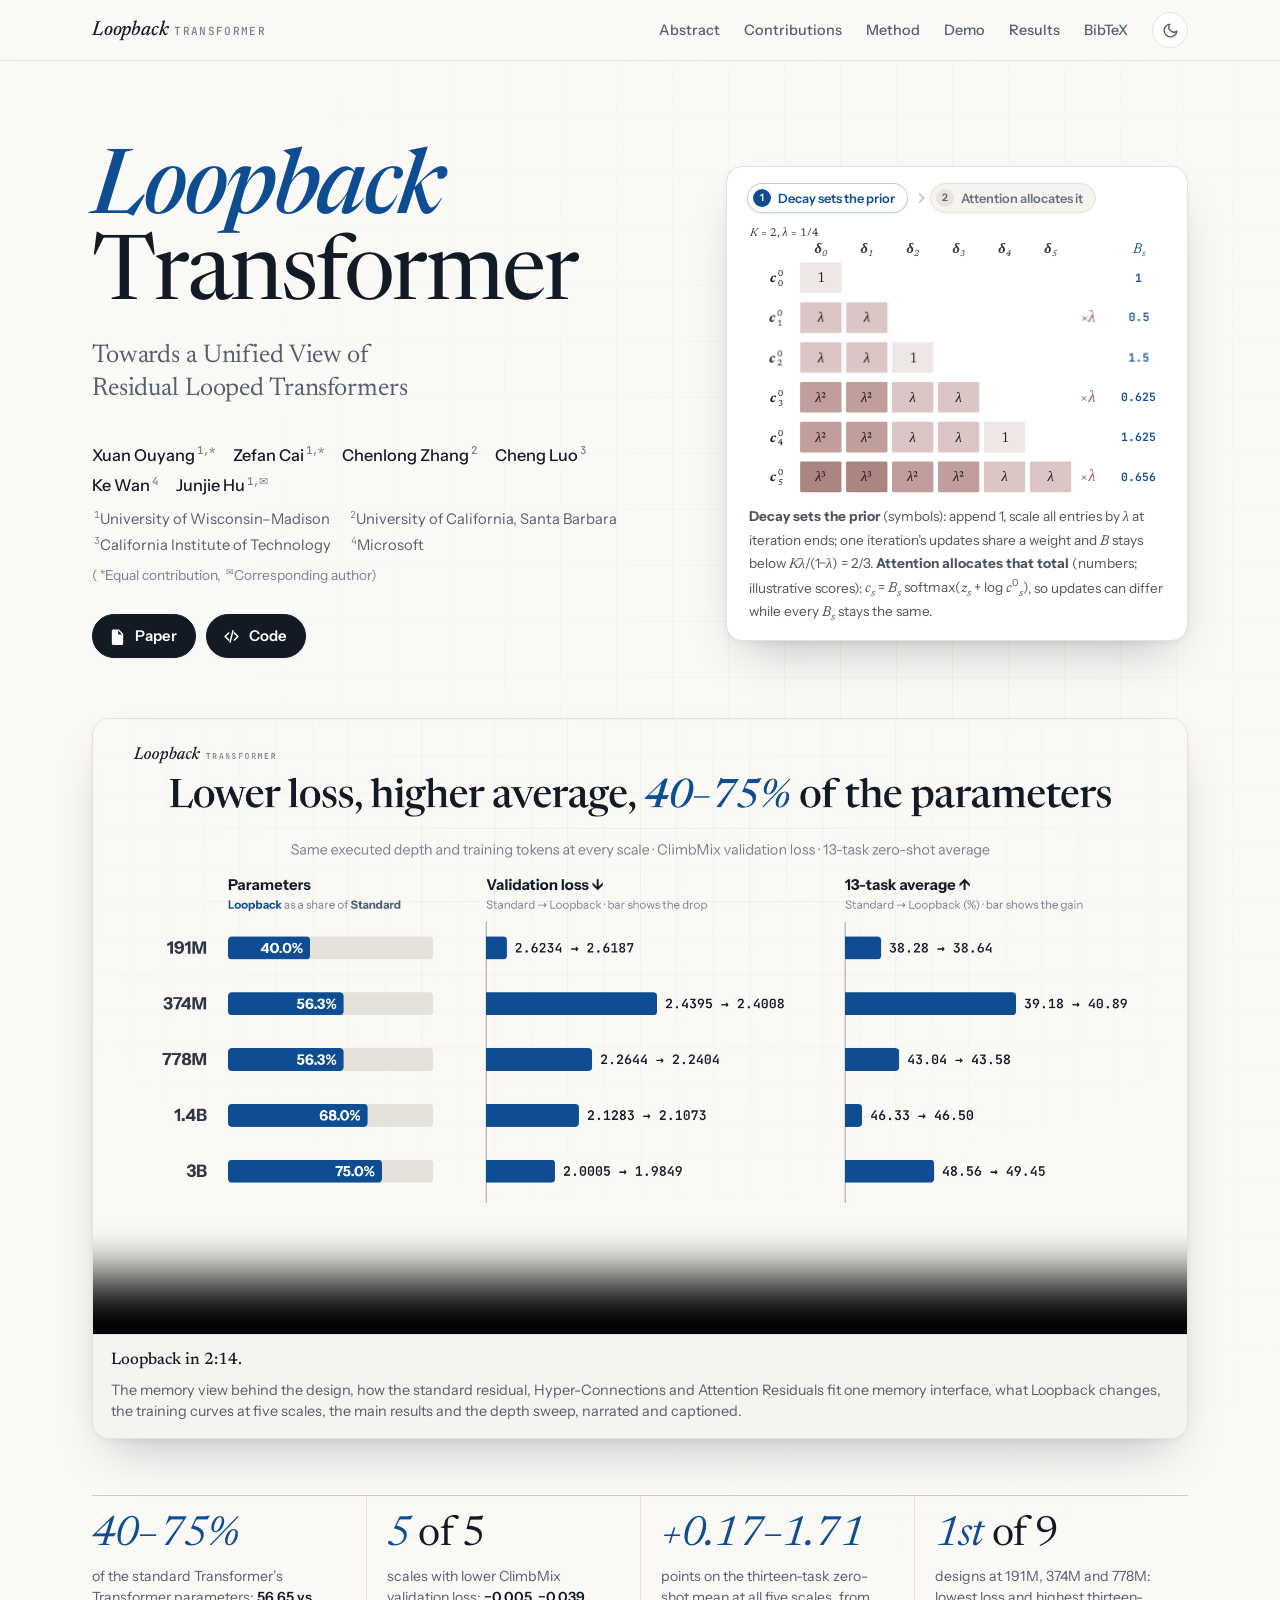
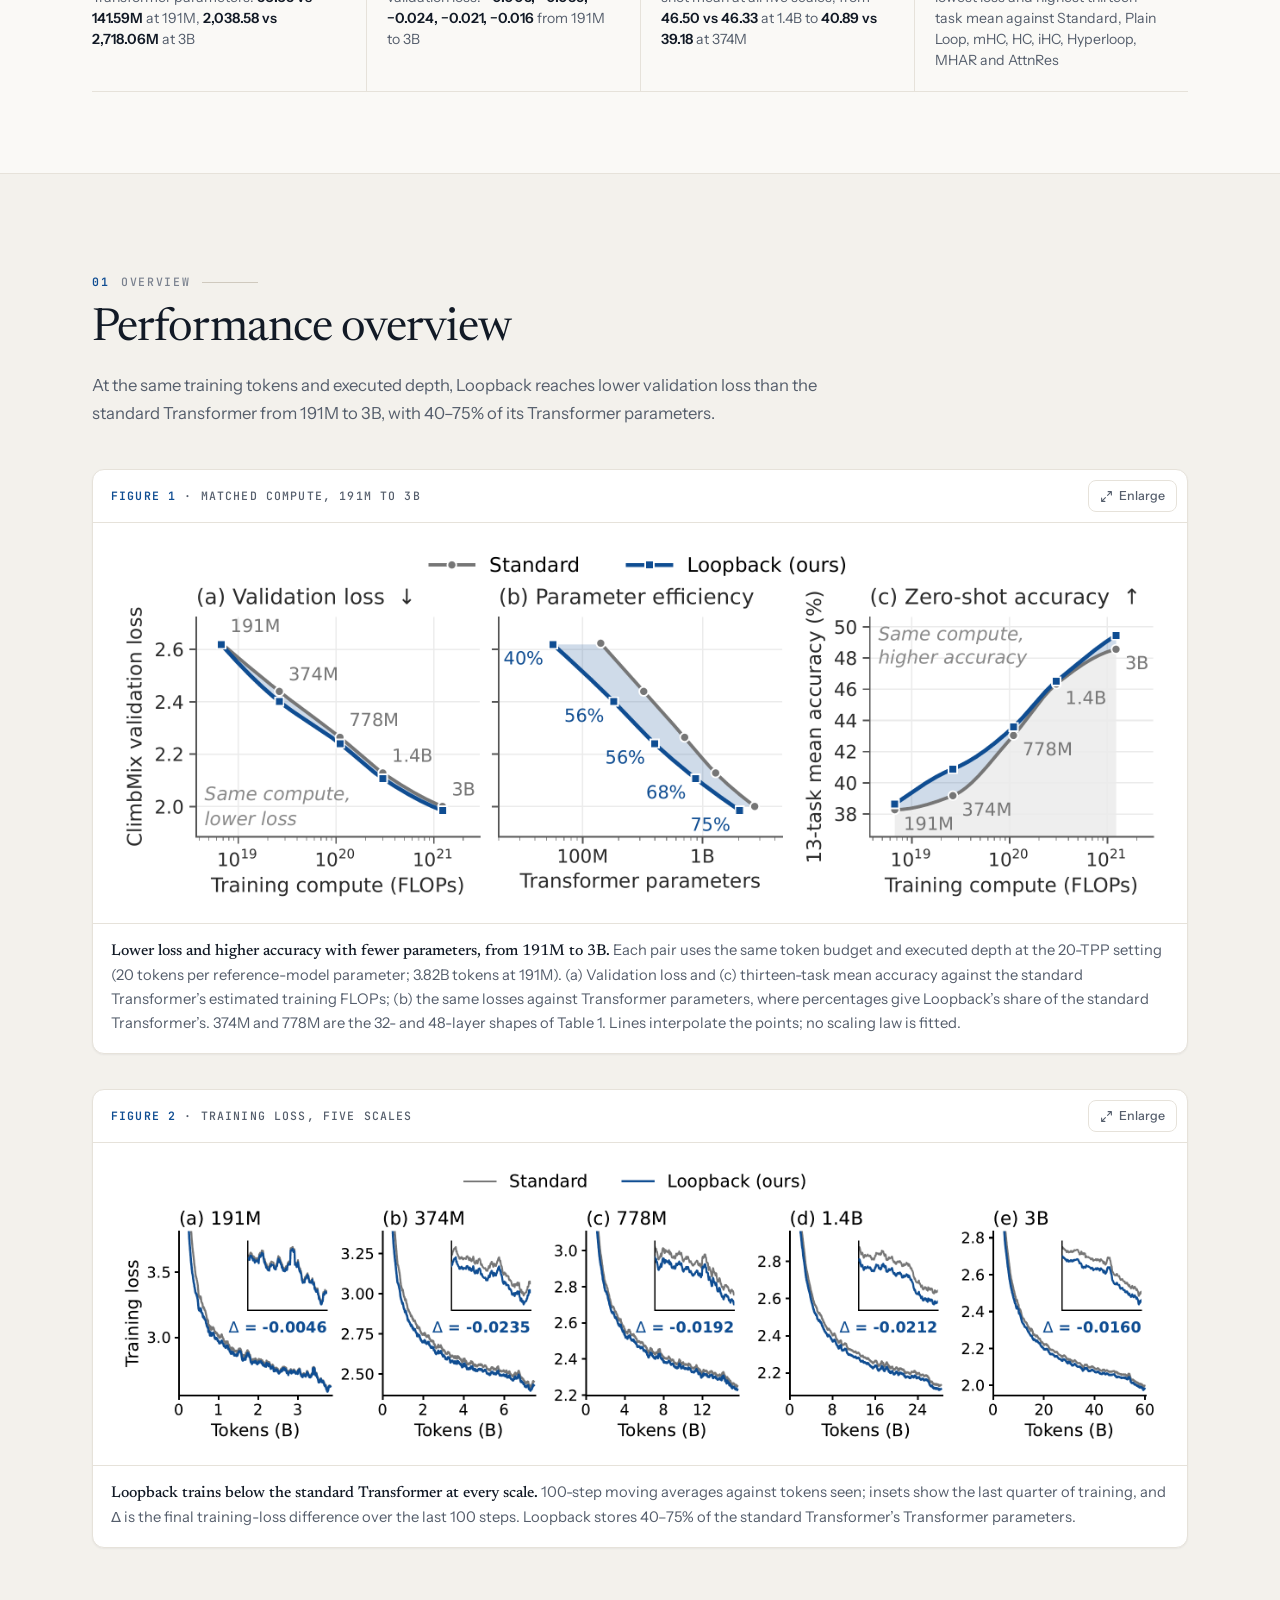
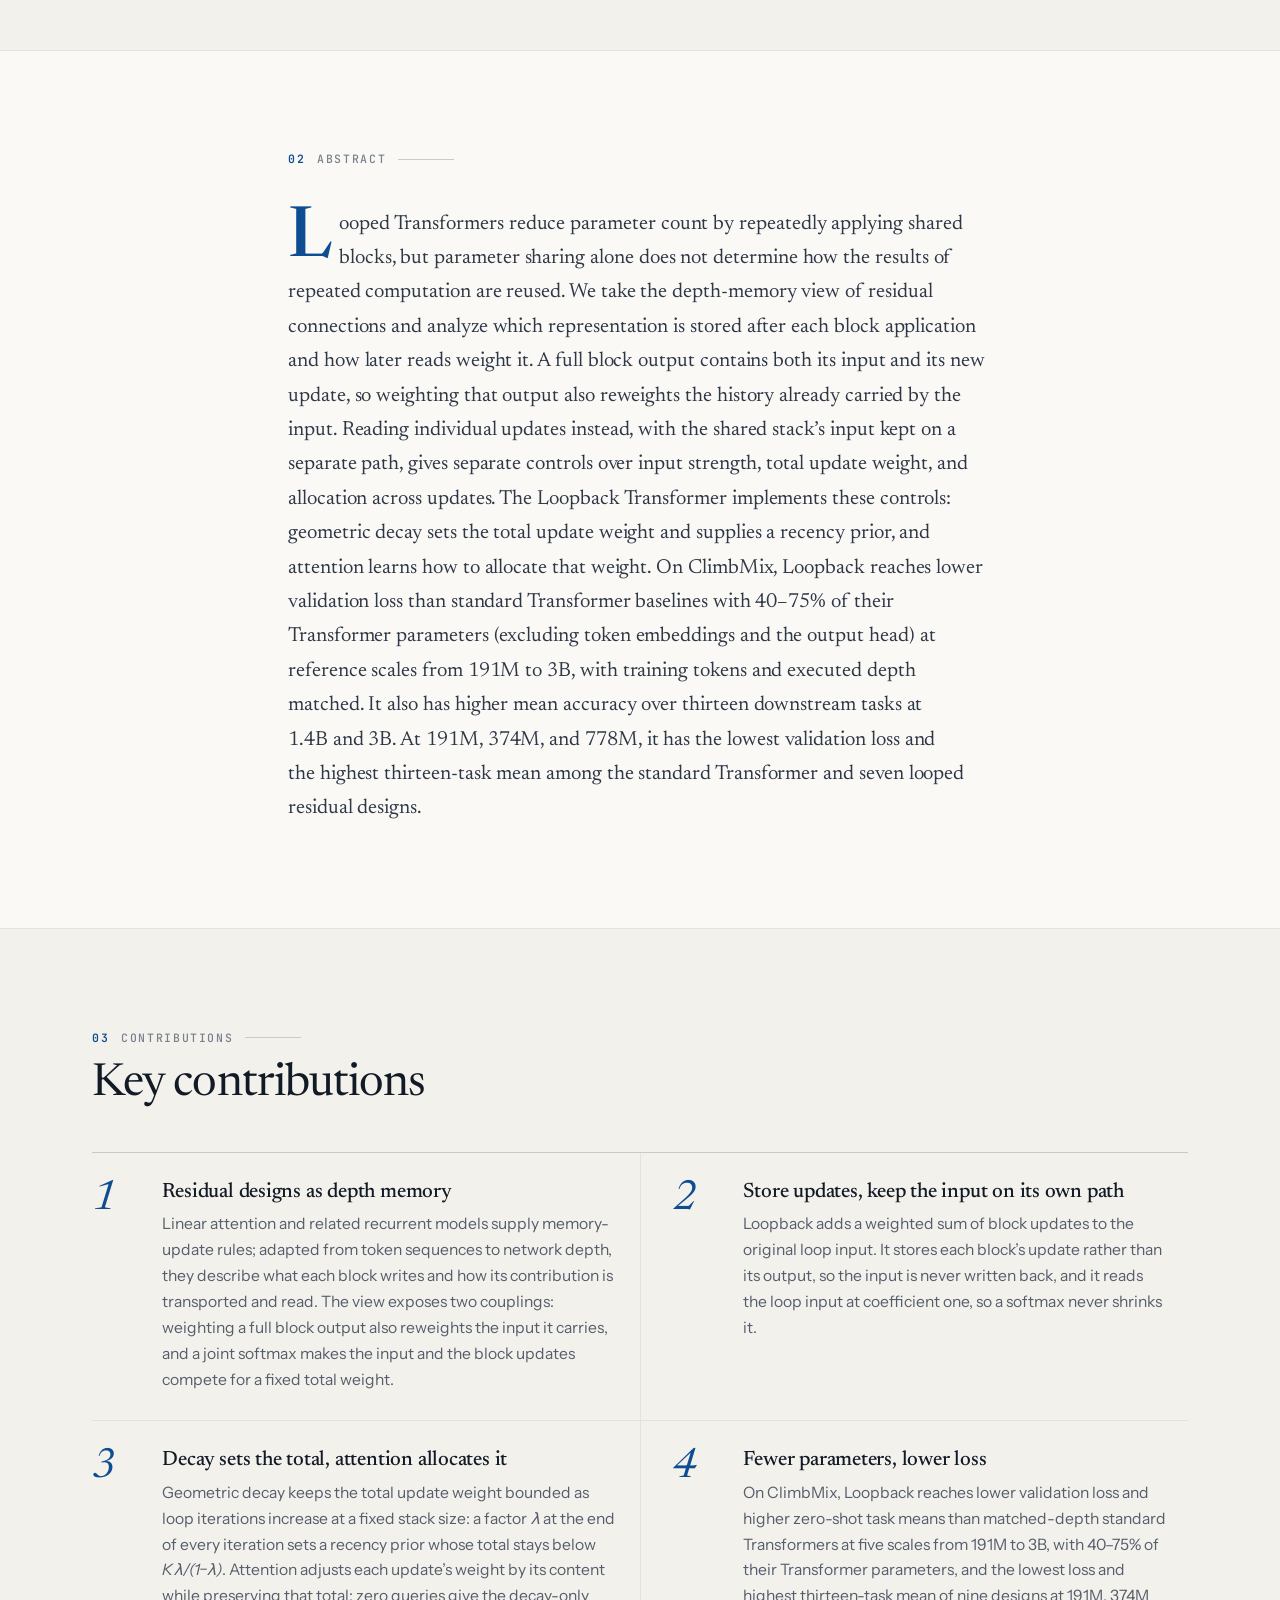
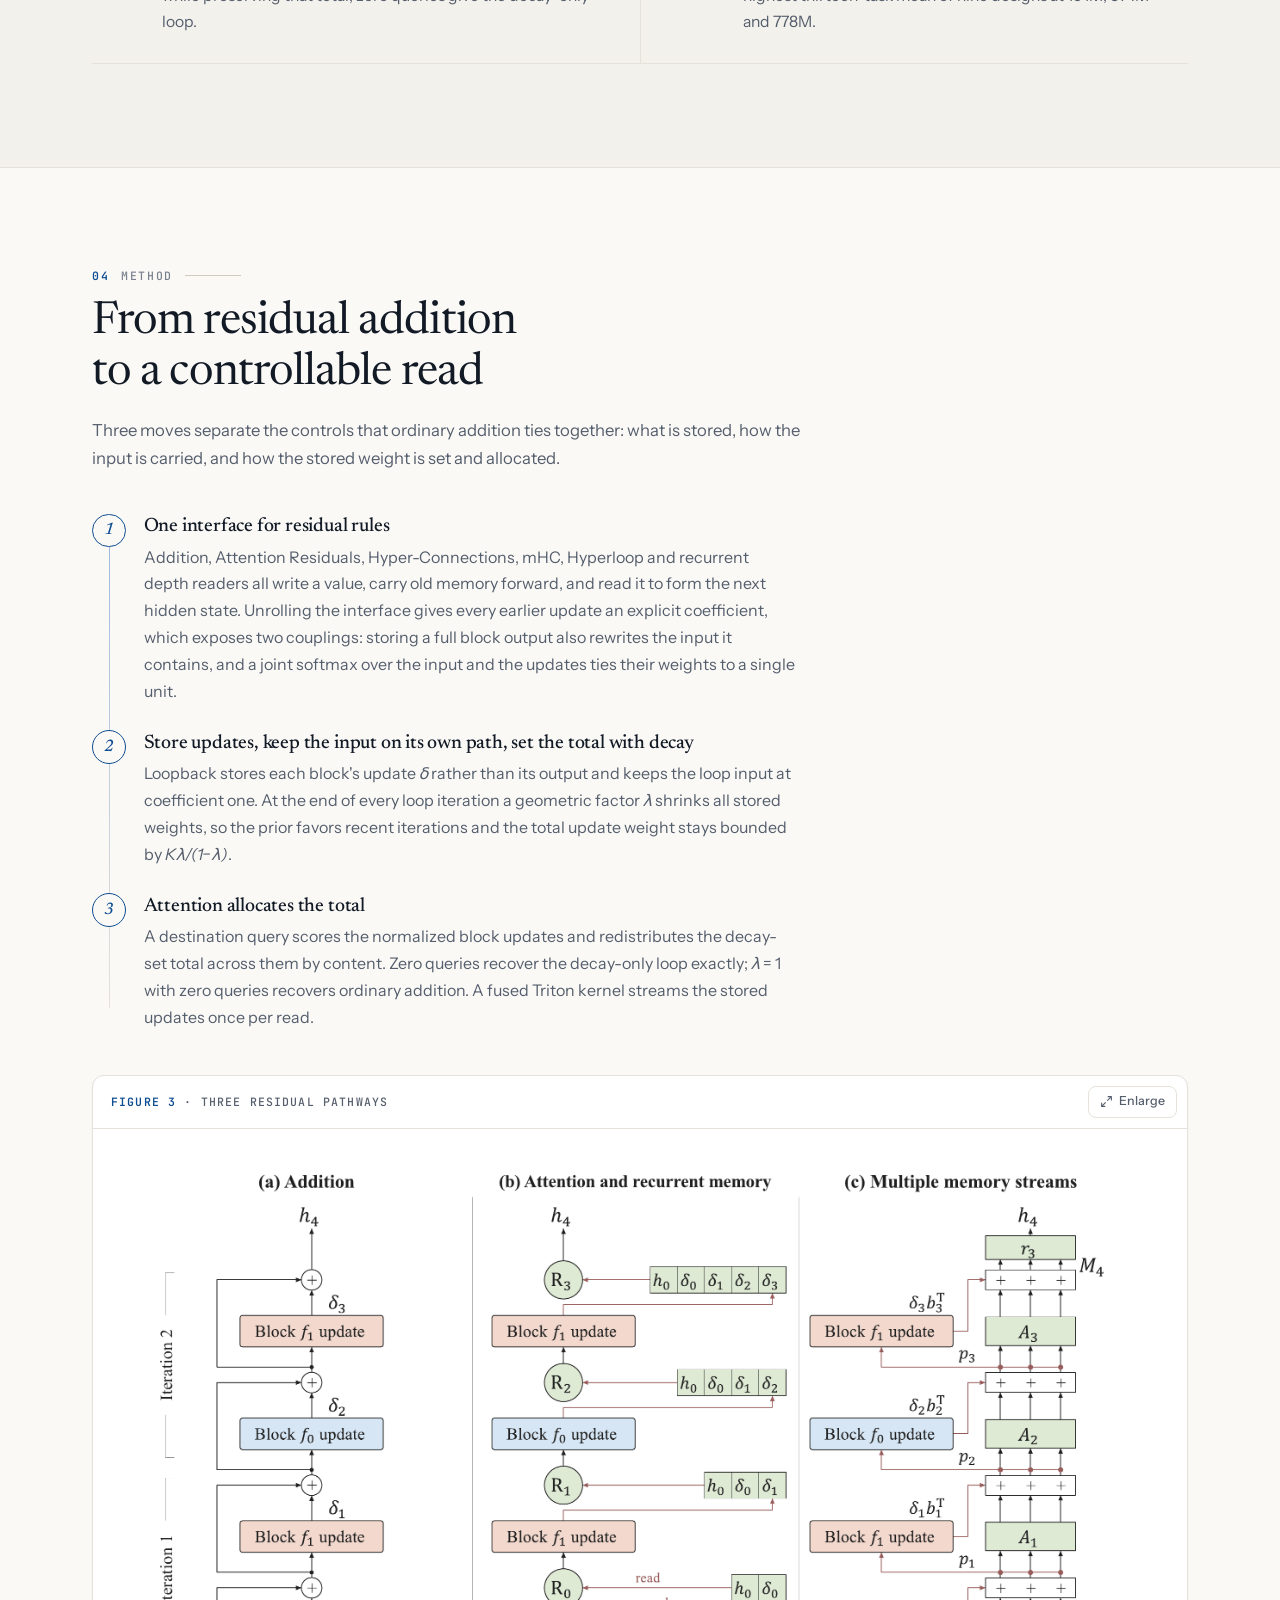
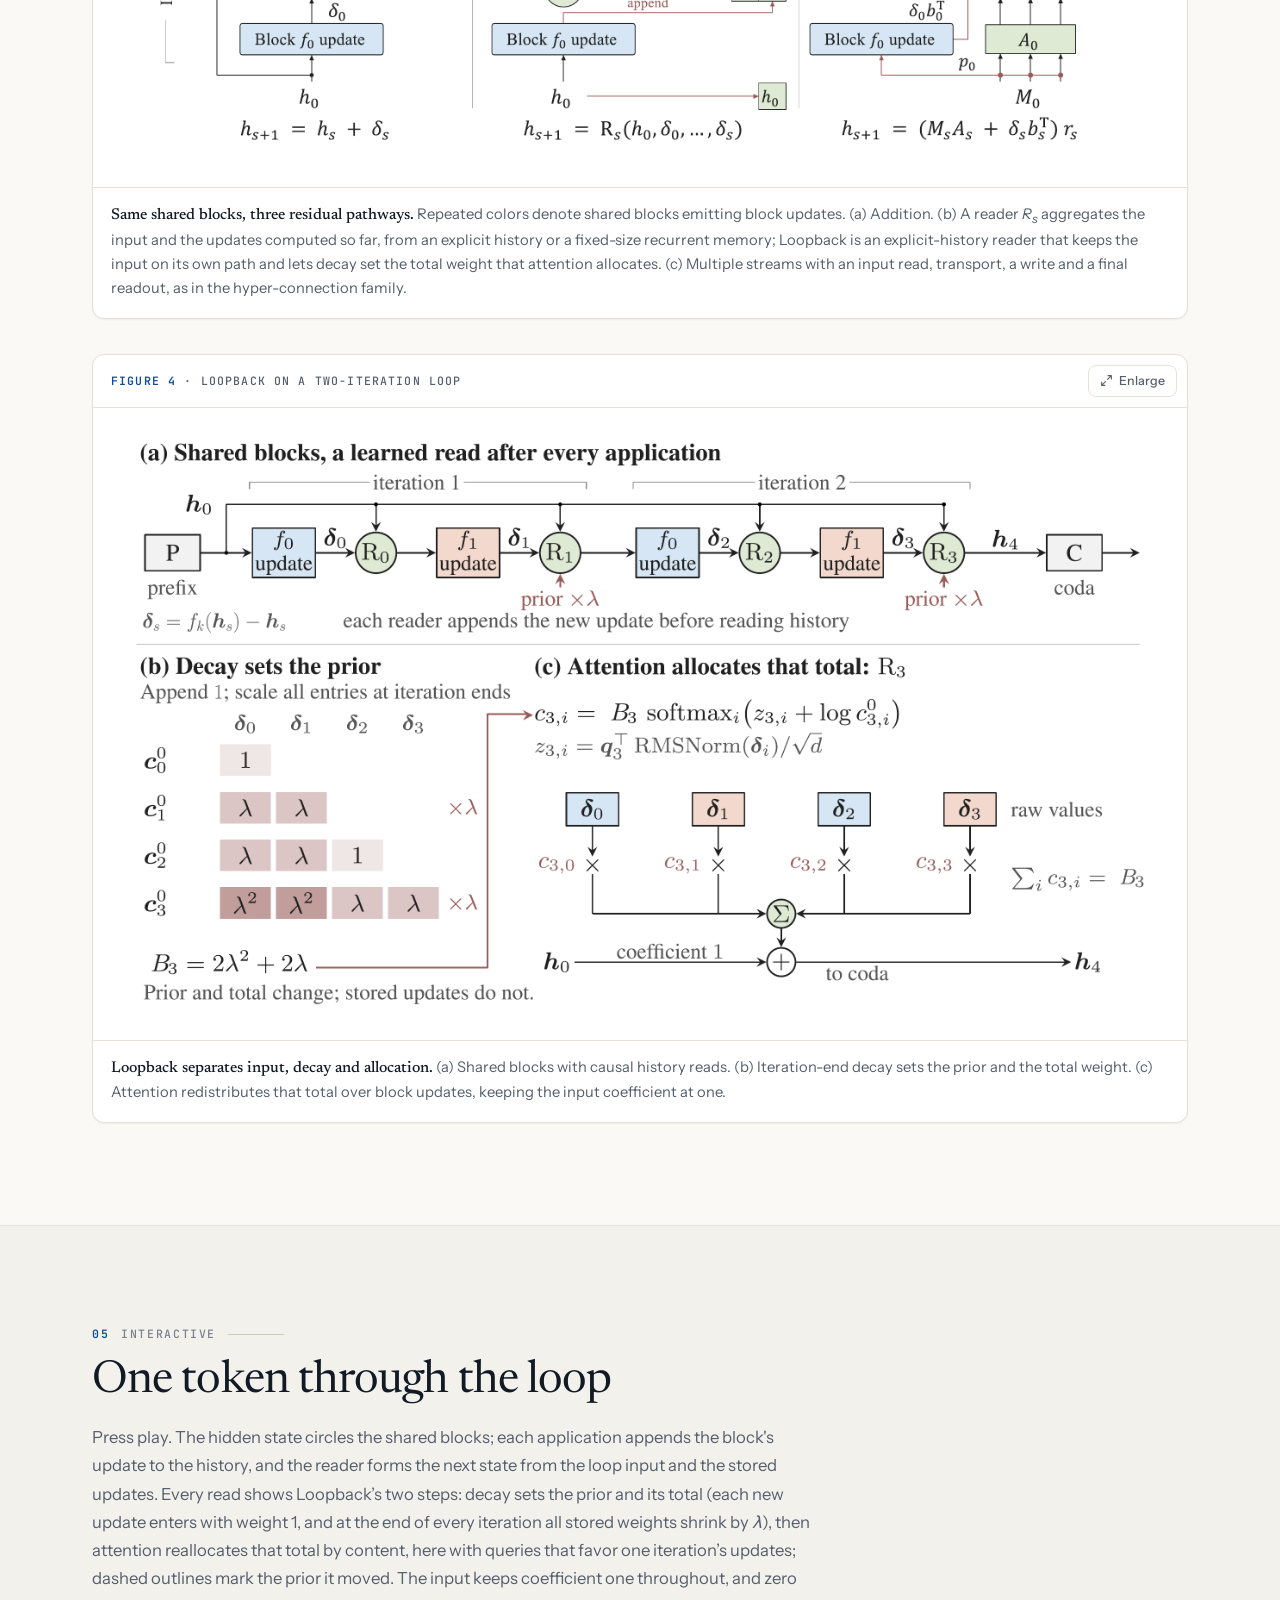
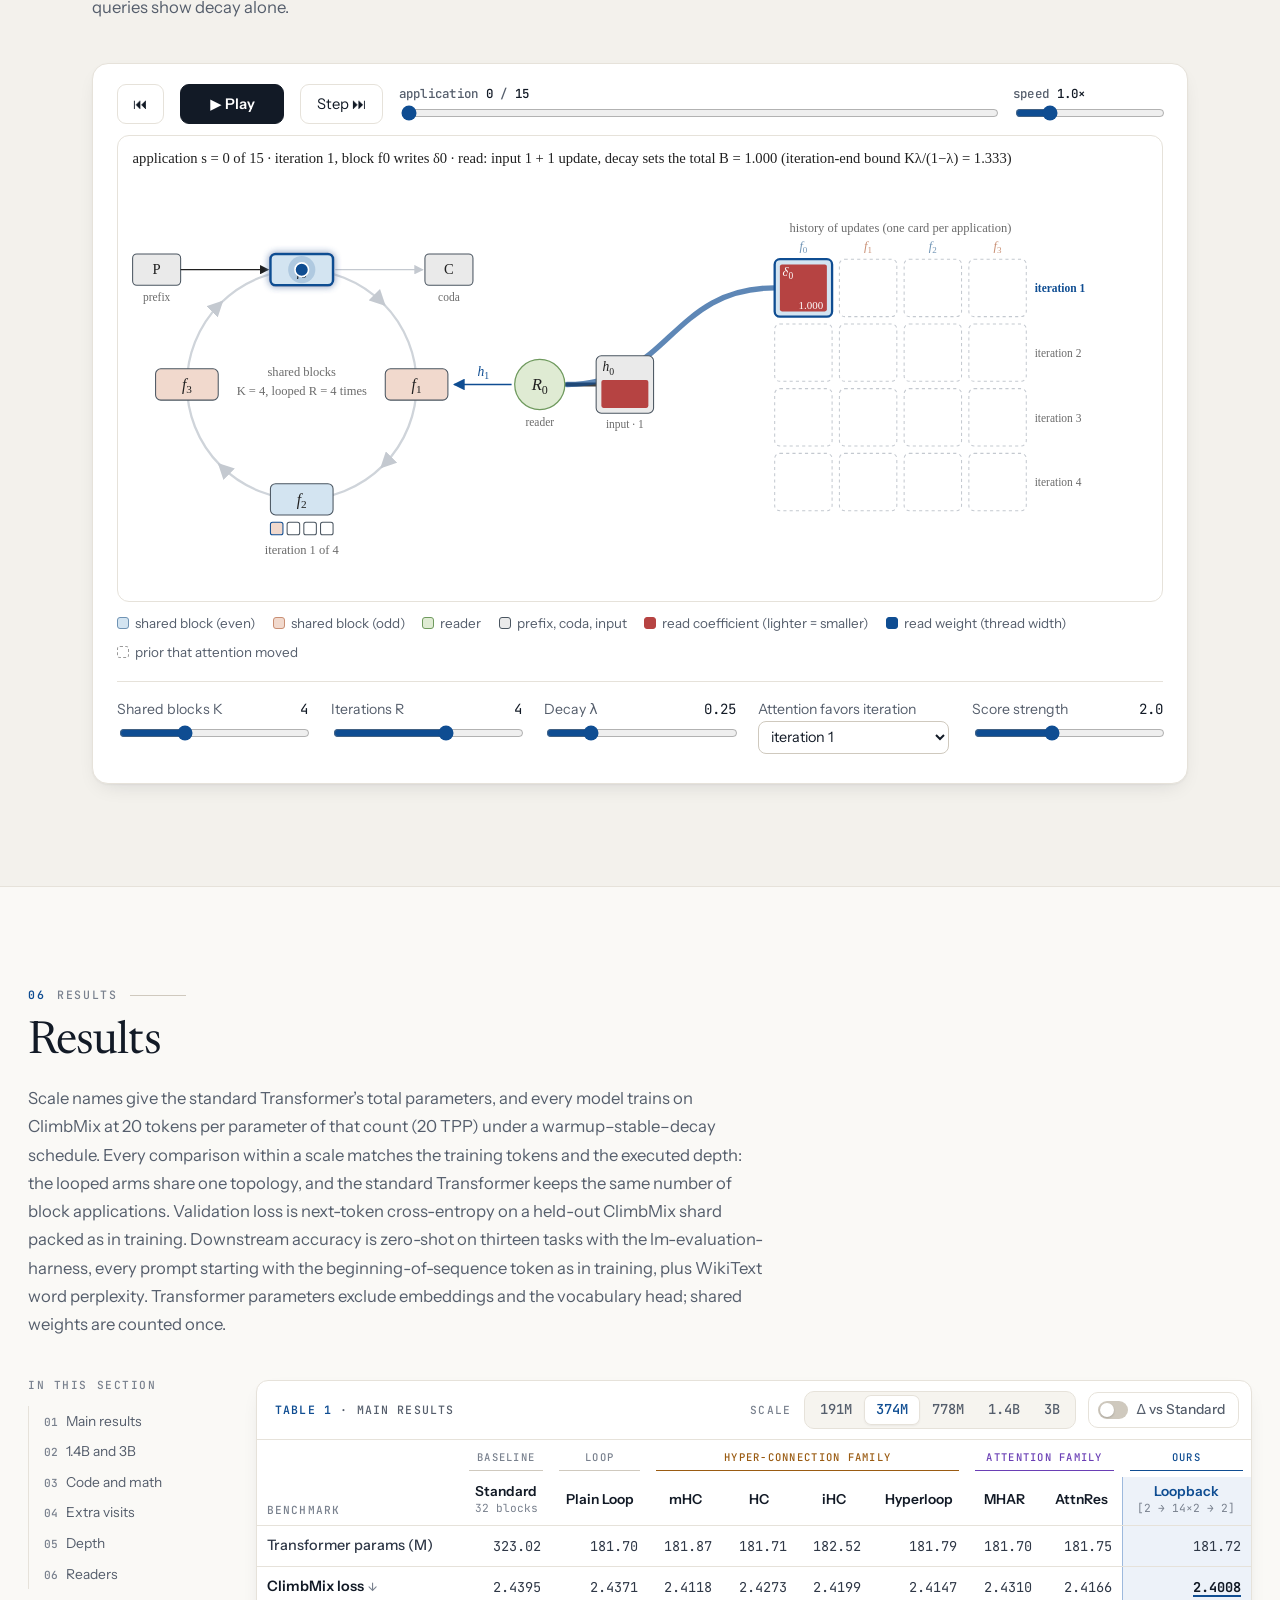
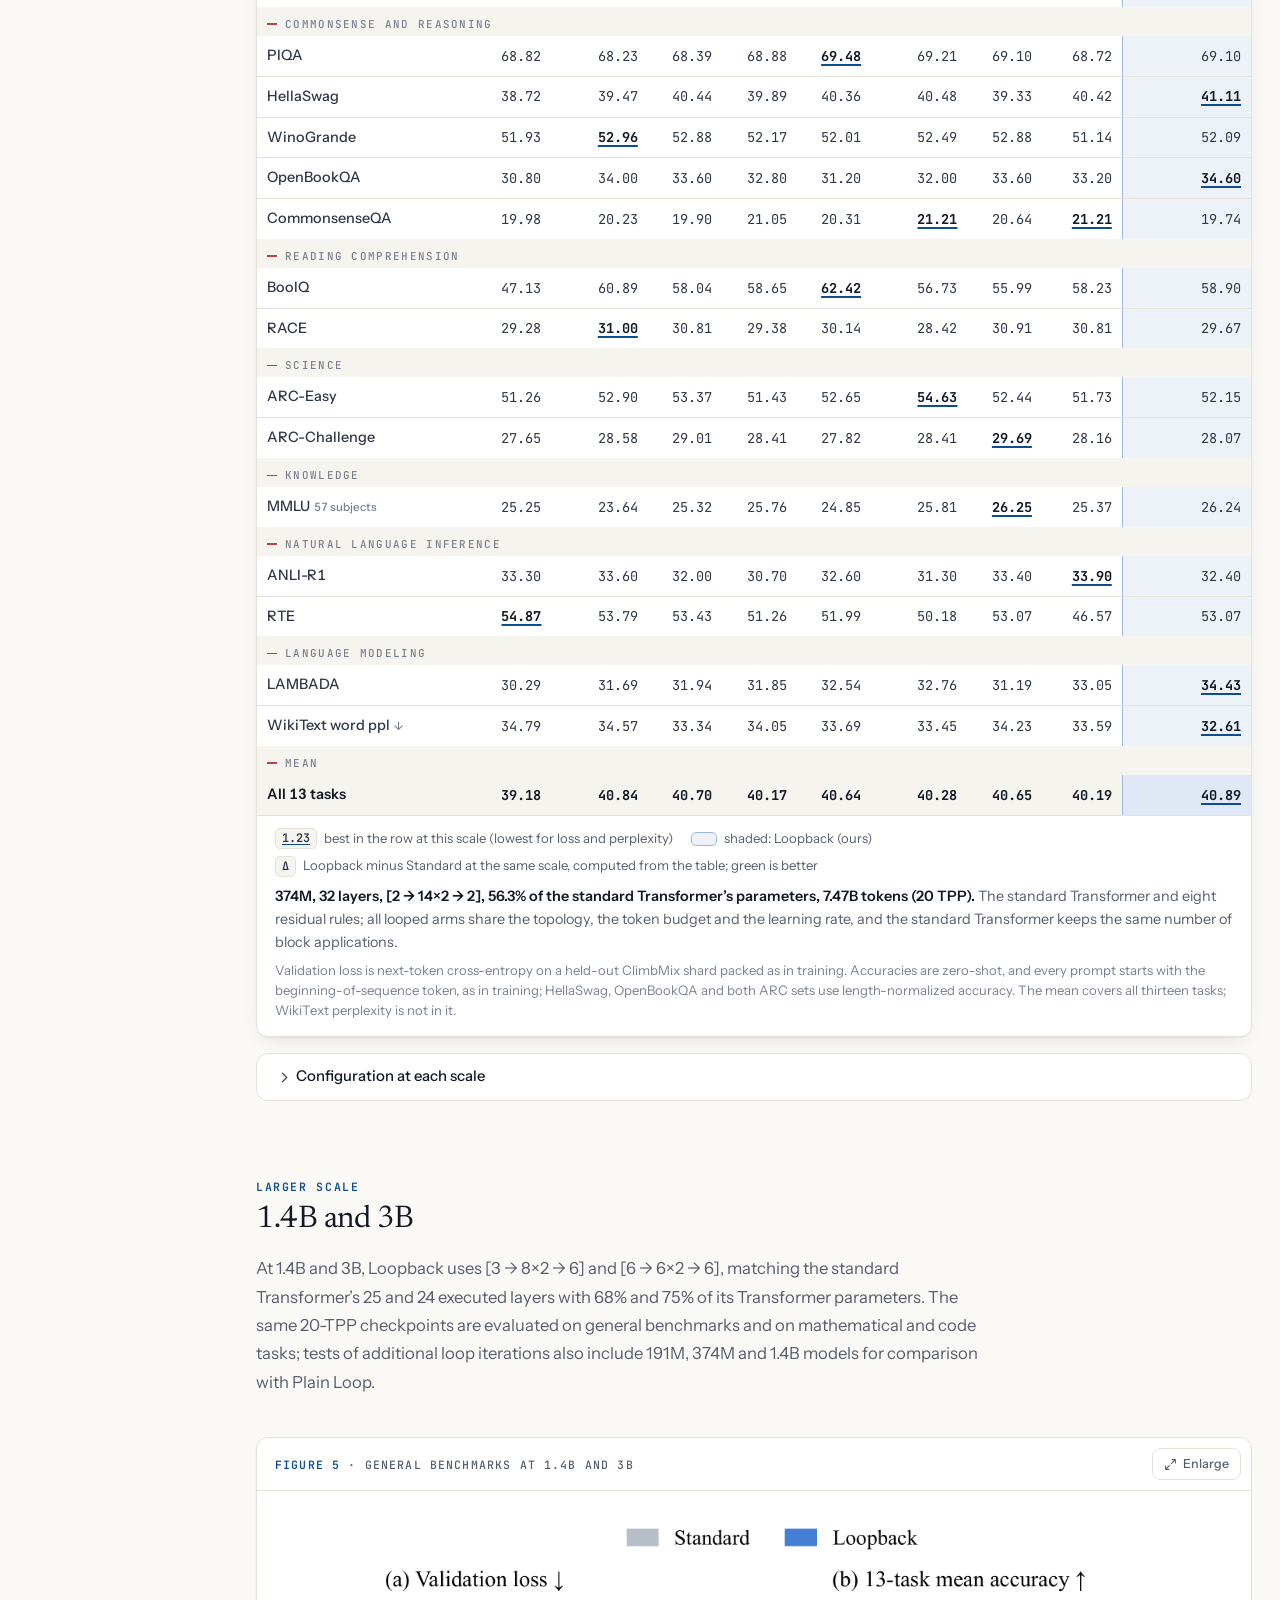
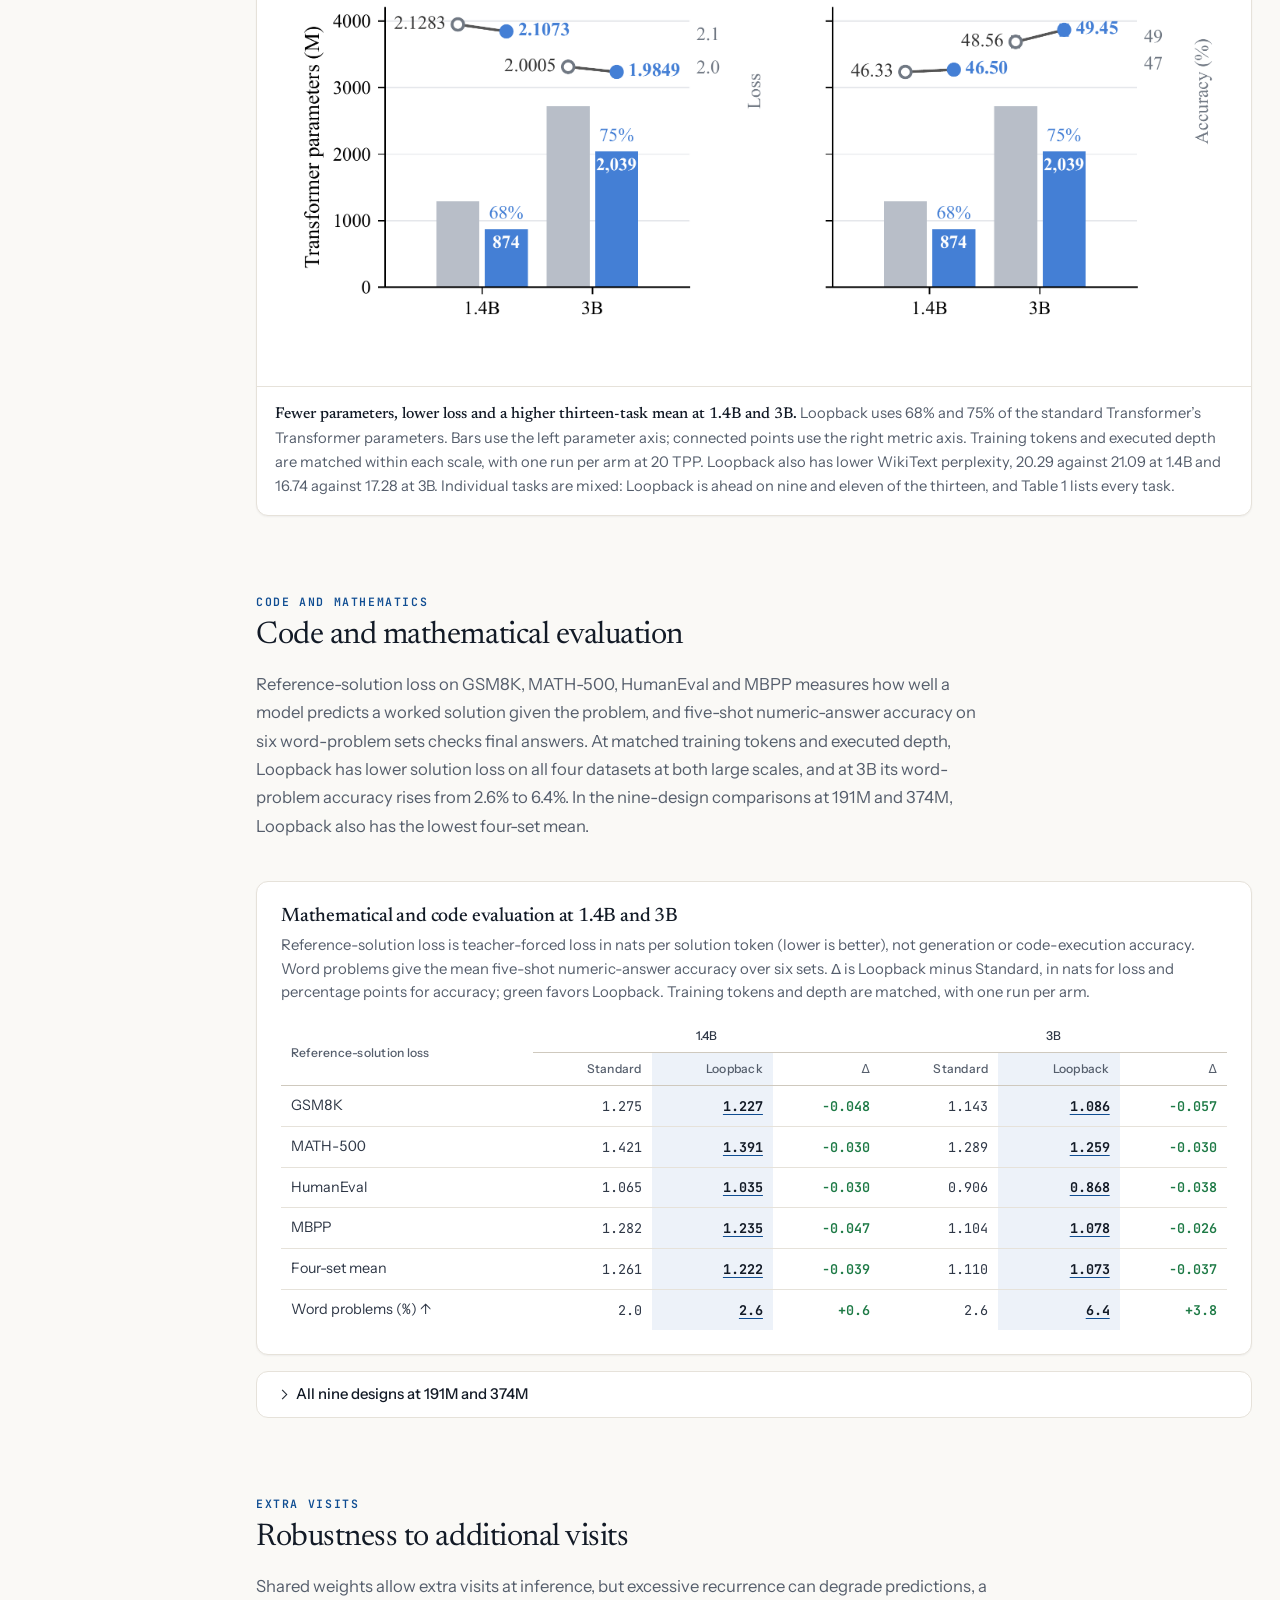
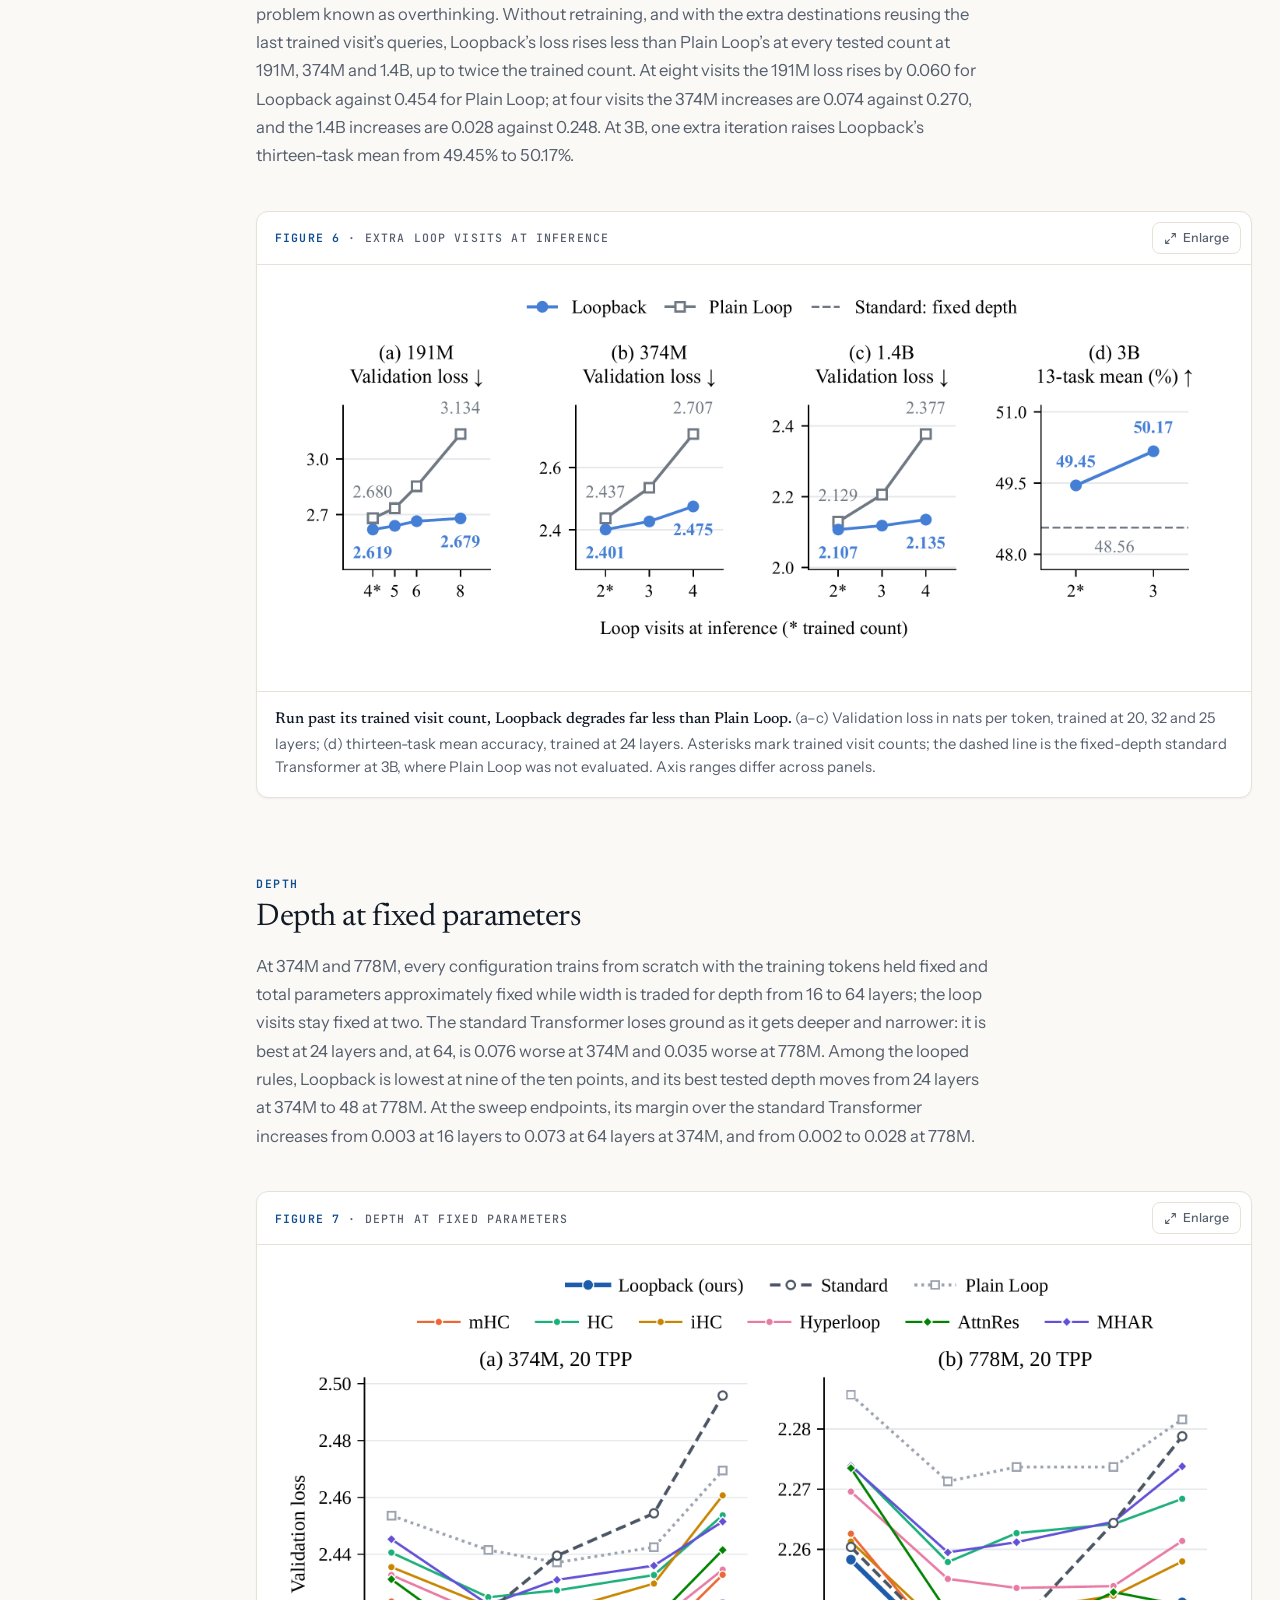
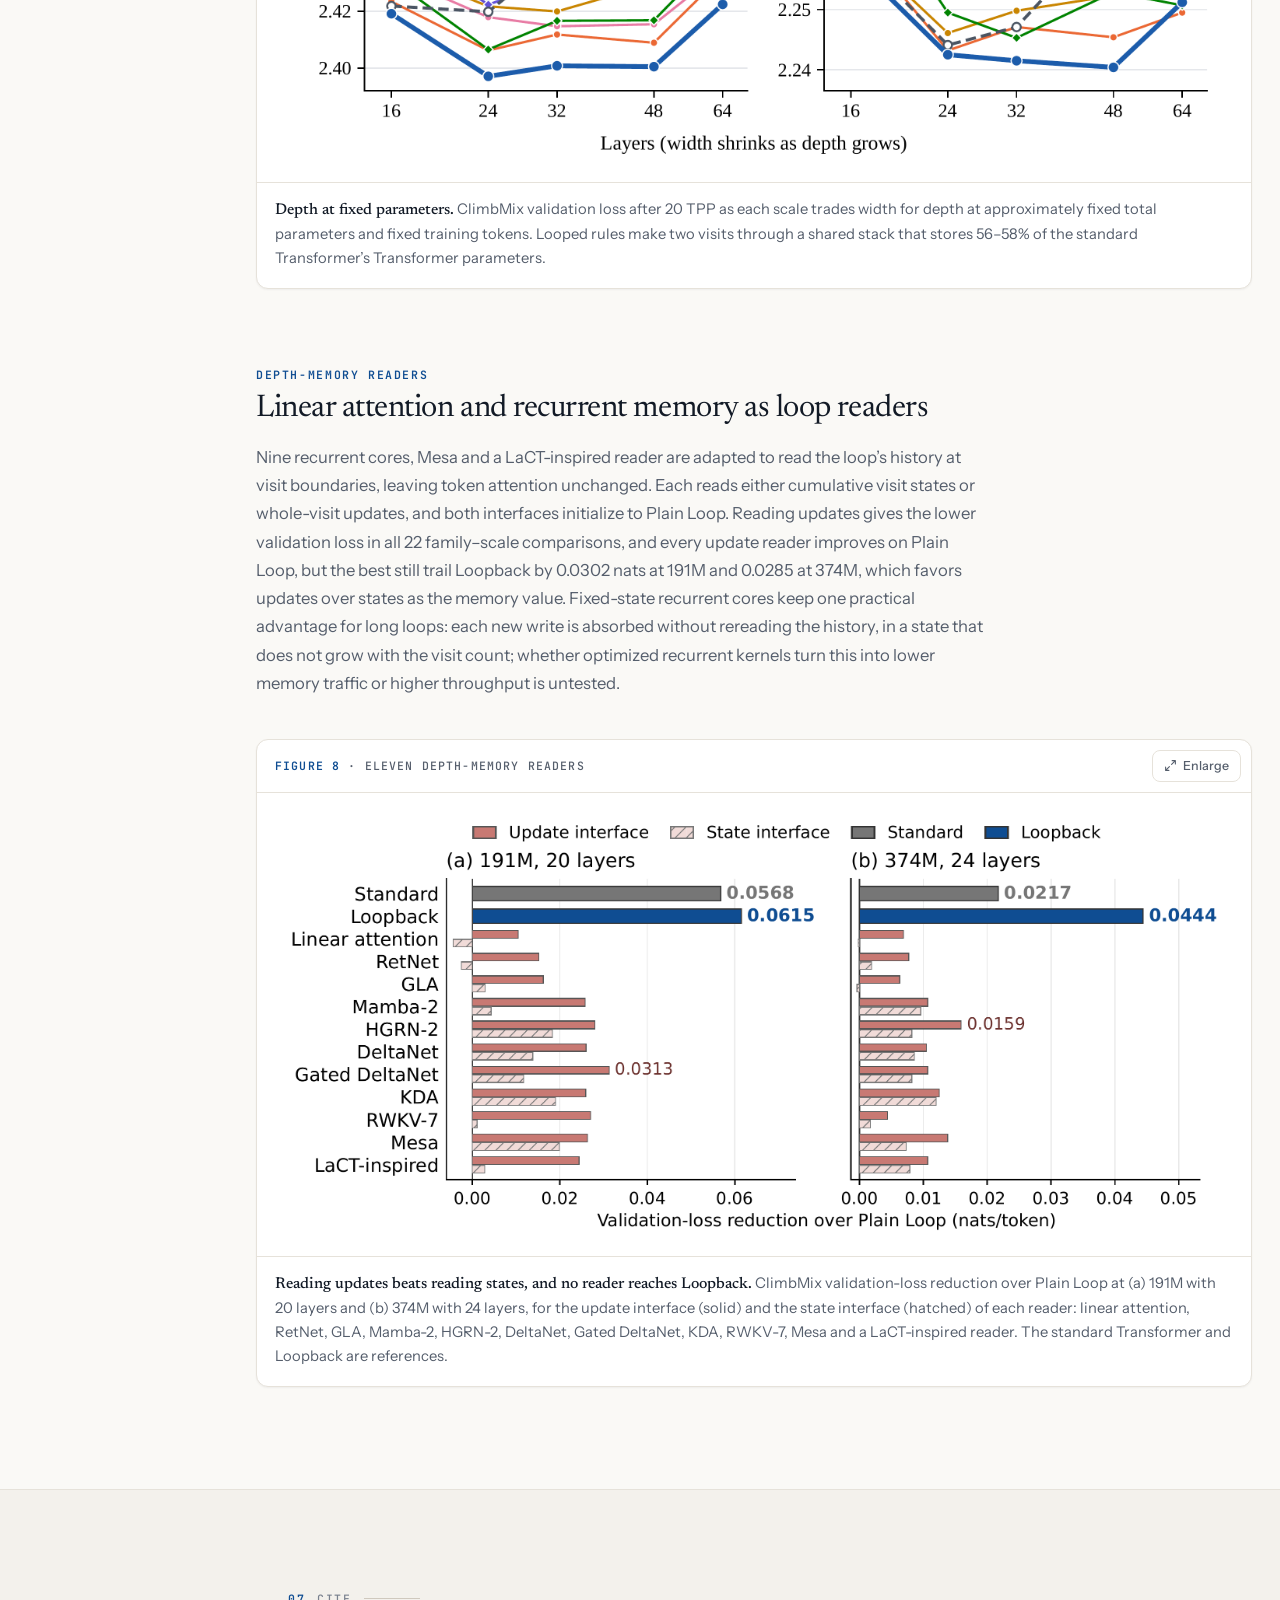
<file: index.html>
<!doctype html>
<html lang="en">
<head>
<meta charset="utf-8">
<meta name="viewport" content="width=device-width, initial-scale=1, viewport-fit=cover">
<meta name="description" content="Loopback Transformer: a looped Transformer that stores block updates, keeps the input on its own path, and lets decay set the total update weight while attention allocates it. Lower validation loss than standard Transformers from 191M to 3B with 40-75% of their Transformer parameters, at matched training tokens and executed depth.">
<meta name="color-scheme" content="light dark">
<meta property="og:type" content="website">
<meta property="og:title" content="Loopback Transformer: Towards a Unified View of Residual Looped Transformers">
<meta property="og:description" content="Store block updates, keep the input on its own path, let decay set the total update weight and attention allocate it.">
<meta property="og:url" content="https://yancyou.github.io/Loopback_page/">
<meta property="og:image" content="https://yancyou.github.io/Loopback_page/videos/loopback_promo_poster.jpg">
<meta property="og:image:width" content="1920">
<meta property="og:image:height" content="1080">
<meta name="twitter:card" content="summary_large_image">
<meta name="twitter:image" content="https://yancyou.github.io/Loopback_page/videos/loopback_promo_poster.jpg">
<script>try{var t=localStorage.getItem("lb-theme");if(t==="dark"||t==="light"){document.documentElement.setAttribute("data-theme",t);}}catch(e){}</script>
<title>Loopback Transformer</title>
<link rel="preconnect" href="https://fonts.googleapis.com">
<link rel="preconnect" href="https://fonts.gstatic.com" crossorigin>
<link rel="stylesheet" href="https://fonts.googleapis.com/css2?family=Newsreader:ital,opsz,wght@0,6..72,300..600;1,6..72,300..600&family=Instrument+Sans:wght@400..700&family=JetBrains+Mono:wght@400..600&display=swap">
<style>
/* Loopback Transformer project page.
   Identity: the paper's own diagrams. A warm paper ground, ink text and the paper's navy for Loopback; the rose of the read
   coefficients for decay; the pale blue, peach and green of shared blocks and readers as small tints. Newsreader (a serif with
   optical sizes) sets titles and the abstract, Instrument Sans the running text, JetBrains Mono every number. Figures, tables
   and the demo sit on a white "paper" surface that is never themed, so the paper's figures keep their colours in dark mode. */
:root {
  --bg: #faf9f6;
  --bg-subtle: #f3f1ec;
  --surface: #ffffff;
  --surface-2: #f6f4ef;
  --border: #e6e2da;
  --border-strong: #cfc9be;
  --paper: #ffffff;
  --text: #121a26;
  --text-2: #2e3746;
  --text-3: #555e6c;
  --text-muted: #79818e;
  --brand: #0f4d92;
  --brand-hover: #0a3a70;
  --brand-soft: #e7eef7;
  --brand-ring: #9db9dd;
  --accent: #0f4d92;
  --accent-soft: #e9f0f8;
  --ours-col: #edf2f9;
  --ours-col-strong: #dfe8f4;
  --rose: #b64342;
  --rose-soft: #f7e7e5;
  --blk-a: #d3e4f1;
  --blk-b: #f1d9cd;
  --blk-r: #dfebd3;
  --pill-bg: #121a26;
  --pill-ink: #ffffff;
  --pill-hover: #0f4d92;
  --fam-hc: #9a5b12;
  --fam-attn: #6a3fb5;
  --pos: #1e7a46;
  --neg: #b42318;
  --tip-bg: #121a26;
  --tip-ink: #f6f4ef;
  --code-bg: #111821;
  --code-ink: #dfe6ef;
  --shadow-sm: 0 1px 2px rgba(18, 26, 38, .05);
  --shadow-md: 0 1px 2px rgba(18, 26, 38, .04), 0 8px 22px -10px rgba(18, 26, 38, .16);
  --shadow-lg: 0 2px 6px rgba(18, 26, 38, .05), 0 24px 48px -20px rgba(18, 26, 38, .28);
  --font-display: "Newsreader", "Iowan Old Style", "Palatino Linotype", Palatino, Georgia, serif;
  --font-body: "Instrument Sans", system-ui, -apple-system, "Segoe UI", Roboto, "Helvetica Neue", Arial, sans-serif;
  --font-mono: "JetBrains Mono", ui-monospace, SFMono-Regular, Menlo, Consolas, "Liberation Mono", monospace;
  --w-text: 44rem;
  --w-wide: 72rem;
  --gutter: 16px;
  --r-card: 12px;
  --r-btn: 10px;
  --section-pad: clamp(4rem, 8vw, 6.5rem);
  --dur: 180ms;
  color-scheme: light;
}
@media (prefers-color-scheme: dark) {
  :root:not([data-theme="light"]) {
    --bg: #0c1119; --bg-subtle: #10161f; --surface: #151c27; --surface-2: #1a2230;
    --border: #263142; --border-strong: #3a475c; --paper: #ffffff;
    --text: #eef1f5; --text-2: #cbd3de; --text-3: #a4afbe; --text-muted: #8591a2;
    --brand: #86b4ea; --brand-hover: #aecdf3; --brand-soft: rgba(110, 160, 225, .14); --brand-ring: #3e6fae;
    --accent: #86b4ea; --accent-soft: rgba(110, 160, 225, .14); --ours-col: #17233a; --ours-col-strong: #1d2c47;
    --rose: #e8908b; --rose-soft: rgba(232, 144, 139, .14);
    --blk-a: #2a3d52; --blk-b: #4a3329; --blk-r: #2f4226;
    --pill-bg: #eef1f5; --pill-ink: #0c1119; --pill-hover: #c9dcf3;
    --fam-hc: #e3a25a; --fam-attn: #b79cf0;
    --pos: #5fd38d; --neg: #f2867e;
    --tip-bg: #eef1f5; --tip-ink: #0c1119;
    --code-bg: #0a0f16; --code-ink: #dfe6ef;
    --shadow-sm: 0 1px 2px rgba(0, 0, 0, .35); --shadow-md: 0 2px 8px rgba(0, 0, 0, .4); --shadow-lg: 0 18px 40px -16px rgba(0, 0, 0, .6);
    color-scheme: dark;
  }
}
:root[data-theme="dark"] {
  --bg: #0c1119; --bg-subtle: #10161f; --surface: #151c27; --surface-2: #1a2230;
  --border: #263142; --border-strong: #3a475c; --paper: #ffffff;
  --text: #eef1f5; --text-2: #cbd3de; --text-3: #a4afbe; --text-muted: #8591a2;
  --brand: #86b4ea; --brand-hover: #aecdf3; --brand-soft: rgba(110, 160, 225, .14); --brand-ring: #3e6fae;
  --accent: #86b4ea; --accent-soft: rgba(110, 160, 225, .14); --ours-col: #17233a; --ours-col-strong: #1d2c47;
  --rose: #e8908b; --rose-soft: rgba(232, 144, 139, .14);
  --blk-a: #2a3d52; --blk-b: #4a3329; --blk-r: #2f4226;
  --pill-bg: #eef1f5; --pill-ink: #0c1119; --pill-hover: #c9dcf3;
  --fam-hc: #e3a25a; --fam-attn: #b79cf0;
  --pos: #5fd38d; --neg: #f2867e;
  --tip-bg: #eef1f5; --tip-ink: #0c1119;
  --code-bg: #0a0f16; --code-ink: #dfe6ef;
  --shadow-sm: 0 1px 2px rgba(0, 0, 0, .35); --shadow-md: 0 2px 8px rgba(0, 0, 0, .4); --shadow-lg: 0 18px 40px -16px rgba(0, 0, 0, .6);
  color-scheme: dark;
}

*, *::before, *::after { box-sizing: border-box; }
html { scroll-behavior: smooth; scroll-padding-top: calc(76px + env(safe-area-inset-top, 0px)); -webkit-text-size-adjust: 100%; }
body { margin: 0; background: var(--bg); color: var(--text-2); font: 400 1.0625rem/1.65 var(--font-body); -webkit-font-smoothing: antialiased; text-rendering: optimizeLegibility; }
img, svg { max-width: 100%; height: auto; }
a { color: var(--brand); text-decoration: none; }
a:hover { color: var(--brand-hover); text-decoration: underline; text-decoration-thickness: 1px; text-underline-offset: 3px; }
h1, h2, h3, h4 { font-family: var(--font-display); color: var(--text); margin: 0; text-wrap: balance; font-weight: 500; letter-spacing: -.012em; line-height: 1.12; font-optical-sizing: auto; }
p { margin: 0; }
p + p { margin-top: 1em; }
strong { color: var(--text); font-weight: 600; }
i, em { font-style: italic; }
button { font: inherit; color: inherit; }
:focus-visible { outline: 2px solid var(--brand); outline-offset: 3px; border-radius: 4px; }
::selection { background: var(--brand-soft); }
.sr-only { position: absolute; width: 1px; height: 1px; padding: 0; margin: -1px; overflow: hidden; clip: rect(0 0 0 0); white-space: nowrap; border: 0; }
.num, .mono { font-family: var(--font-mono); font-variant-numeric: tabular-nums; }

.wrap { width: 100%; max-width: var(--w-wide); margin-inline: auto; padding-left: max(var(--gutter), env(safe-area-inset-left, 0px)); padding-right: max(var(--gutter), env(safe-area-inset-right, 0px)); }
.wrap--text { max-width: calc(var(--w-text) + 2 * var(--gutter)); }
@media (min-width: 640px) { :root { --gutter: 28px; } }

/* ---------------------------------------------------------------- nav */
body::before { content: ""; position: fixed; inset: 0 0 auto; height: env(safe-area-inset-top, 0px); z-index: 41; background: var(--bg); }
.nav { position: sticky; top: env(safe-area-inset-top, 0px); z-index: 40; background: color-mix(in srgb, var(--bg) 84%, transparent); backdrop-filter: saturate(150%) blur(12px); -webkit-backdrop-filter: saturate(150%) blur(12px); border-bottom: 1px solid color-mix(in srgb, var(--border) 80%, transparent); }
.nav__inner { display: flex; align-items: center; gap: 14px; min-height: 60px; }
.nav__brand { display: inline-flex; align-items: baseline; gap: 6px; font: italic 500 1.28rem/1 var(--font-display); letter-spacing: -.01em; color: var(--text); white-space: nowrap; }
.nav__brand small { font: 500 .7rem/1 var(--font-mono); font-style: normal; letter-spacing: .12em; text-transform: uppercase; color: var(--text-muted); }
.nav__brand:hover { text-decoration: none; color: var(--brand); }
.nav__links { display: flex; align-items: center; gap: 4px; margin-left: auto; overflow-x: auto; scrollbar-width: none; -webkit-overflow-scrolling: touch; }
.nav__links::-webkit-scrollbar { display: none; }
.nav__links a { position: relative; padding: 9px 10px; color: var(--text-3); font: 500 .9rem/1 var(--font-body); white-space: nowrap; }
.nav__links a::after { content: ""; position: absolute; left: 10px; right: 10px; bottom: 3px; height: 1.5px; border-radius: 2px; background: var(--brand); transform: scaleX(0); transform-origin: left; transition: transform var(--dur); }
.nav__links a:hover { color: var(--text); text-decoration: none; }
.nav__links a[aria-current="true"] { color: var(--brand); }
.nav__links a[aria-current="true"]::after, .nav__links a:hover::after { transform: scaleX(1); }
.theme-btn { flex: none; display: inline-grid; place-items: center; width: 36px; height: 36px; border: 1px solid var(--border); border-radius: 999px; background: var(--surface); cursor: pointer; color: var(--text-3); transition: color var(--dur), border-color var(--dur); }
.theme-btn:hover { color: var(--brand); border-color: var(--brand-ring); }
.theme-btn svg { width: 17px; height: 17px; }
.theme-btn .ico-moon { display: block; } .theme-btn .ico-sun { display: none; }
:root[data-theme="dark"] .theme-btn .ico-moon { display: none; } :root[data-theme="dark"] .theme-btn .ico-sun { display: block; }
@media (prefers-color-scheme: dark) { :root:not([data-theme="light"]) .theme-btn .ico-moon { display: none; } :root:not([data-theme="light"]) .theme-btn .ico-sun { display: block; } }

/* ---------------------------------------------------------------- hero */
.hero { position: relative; padding-block: clamp(2.75rem, 7vw, 5.5rem) clamp(2.5rem, 5vw, 4rem); overflow: hidden; }
.hero::before { content: ""; position: absolute; inset: 0; pointer-events: none;
  background:
    linear-gradient(to right, color-mix(in srgb, var(--border) 55%, transparent) 1px, transparent 1px) 0 0 / 56px 56px,
    linear-gradient(to bottom, color-mix(in srgb, var(--border) 55%, transparent) 1px, transparent 1px) 0 0 / 56px 56px;
  -webkit-mask-image: radial-gradient(70% 80% at 70% 30%, #000 0%, transparent 72%); mask-image: radial-gradient(70% 80% at 70% 30%, #000 0%, transparent 72%); opacity: .7; }
.hero > .wrap { position: relative; }
.hero__grid { display: grid; gap: clamp(2rem, 5vw, 3.5rem); align-items: center; }
@media (min-width: 1000px) { .hero__grid { grid-template-columns: minmax(0, 1.25fr) minmax(0, 1fr); } }
.hero__copy { min-width: 0; }
.hero__meta { display: flex; flex-wrap: wrap; align-items: center; gap: 8px 14px; margin-bottom: 1.4rem; color: var(--text-muted); font: 500 .74rem/1.2 var(--font-mono); letter-spacing: .12em; text-transform: uppercase; }
.hero__meta span + span::before { content: ""; display: inline-block; width: 4px; height: 4px; margin-right: 14px; vertical-align: 2px; border-radius: 50%; background: var(--border-strong); }
.title { font-size: clamp(3rem, 7.4vw, 5.6rem); font-weight: 400; line-height: .96; letter-spacing: -.028em; }
.title .grad { display: block; font-style: italic; font-weight: 500; color: var(--brand); }
.subtitle { margin-top: 1.2rem; max-width: 30ch; font: 400 clamp(1.25rem, 2.3vw, 1.6rem)/1.3 var(--font-display); color: var(--text-3); text-wrap: balance; letter-spacing: -.005em; }
.authors { display: flex; flex-wrap: wrap; gap: 4px 18px; margin-top: clamp(1.6rem, 3vw, 2.2rem); font-size: 1.02rem; line-height: 1.6; color: var(--text); }
.authors span { white-space: nowrap; font-weight: 500; }
.authors a { color: var(--text); background: linear-gradient(var(--brand), var(--brand)) 0 100% / 0 1.5px no-repeat; transition: background-size var(--dur), color var(--dur); }
.authors a:hover { color: var(--brand); text-decoration: none; background-size: 100% 1.5px; }
.authors sup, .affils sup, .note sup { font-size: .66em; color: var(--text-muted); margin-left: 2px; font-family: var(--font-mono); }
.affils { display: flex; flex-wrap: wrap; gap: 2px 18px; margin-top: .55rem; color: var(--text-3); font-size: .92rem; line-height: 1.6; }
.affils span { white-space: nowrap; }
.note { margin-top: .4rem; color: var(--text-muted); font-size: .86rem; }
.links { display: flex; flex-wrap: wrap; gap: 10px; margin-top: 1.7rem; }
.pill { display: inline-flex; align-items: center; gap: 9px; min-height: 44px; padding: 0 18px 0 16px; border: 1px solid var(--text); border-radius: 999px; background: var(--pill-bg); color: var(--pill-ink); font: 600 .93rem/1 var(--font-body); box-shadow: var(--shadow-sm); transition: background-color var(--dur), transform var(--dur), box-shadow var(--dur); }
.pill:hover { background: var(--pill-hover); color: var(--pill-ink); text-decoration: none; transform: translateY(-1px); box-shadow: var(--shadow-md); }
.pill svg { width: 17px; height: 17px; }
.pill--soon { cursor: default; background: transparent; color: var(--text); border-color: var(--border-strong); box-shadow: none; }
.pill--soon:hover { background: transparent; color: var(--text); transform: none; box-shadow: none; }
.pill__soon { margin-left: 2px; padding: 4px 7px; border-radius: 6px; background: var(--surface-2); color: var(--text-muted); font: 600 .64rem/1 var(--font-mono); letter-spacing: .1em; text-transform: uppercase; }

/* the hero card next to the title: Loopback's read weights for K = 2 over three iterations (the paper's Figure 4b, extended),
   cycling between the decay prior and attention's reallocation (page.js toggles .is-attn; a click on a tab pins that state).
   The card is drawn on the light paper in both themes, like the figures, so its colours are fixed. */
.prior-card { position: relative; margin: 0; padding: 16px 18px 14px; border: 1px solid var(--border); border-radius: 16px; background: var(--paper); box-shadow: var(--shadow-lg); min-width: 0; }
.prior-card__head { display: flex; align-items: center; justify-content: space-between; flex-wrap: wrap; gap: 8px 12px; margin: 0 2px 2px; }
/* the two steps of every read, lit in turn as the card plays (not controls) */
.prior-steps { display: flex; flex-wrap: wrap; align-items: center; gap: 6px 22px; margin: 0; padding: 0; list-style: none; }
.prior-step { position: relative; display: inline-flex; align-items: center; gap: 7px; padding: 5px 12px 5px 5px; border: 1px solid #e4e1d9; border-radius: 999px; background: #f6f4ef; color: #6b7280; font: 600 .8rem/1.2 var(--font-body); white-space: nowrap; transition: color .35s ease, background-color .35s ease, border-color .35s ease, box-shadow .35s ease; }
.prior-step + .prior-step::before { content: ""; position: absolute; left: -15px; top: 50%; width: 7px; height: 7px; border-top: 1.6px solid #a3abb5; border-right: 1.6px solid #a3abb5; transform: translateY(-50%) rotate(45deg); }
.prior-step__n { display: inline-grid; place-items: center; width: 18px; height: 18px; border-radius: 50%; background: #e7e4dd; color: #5a6370; font-size: .64rem; letter-spacing: 0; transition: background-color .35s ease, color .35s ease; }
.prior-step.is-on { color: #0f4d92; background: #ffffff; border-color: rgba(15, 77, 146, .28); box-shadow: 0 1px 2px rgba(20, 30, 50, .08); }
.prior-step.is-on .prior-step__n { background: #0f4d92; color: #ffffff; }
.prior__params { font-size: 15px; fill: #2c3440 !important; }
.prior { display: block; width: 100%; height: auto; }
.prior text { font-family: var(--font-display); fill: #2c3440; }
.prior__col { font-size: 19px; font-style: italic; }
.prior__d { font-weight: 700; }   /* bold delta, as in the paper's figure */
.prior__col--b { fill: #0f4d92 !important; }
.prior__row-label { font-size: 19px; fill: #1c1c1c !important; }
.prior__c { font-weight: 700; font-style: italic; }   /* bold c with stacked indices, as in the paper */
/* the paper's shading: it deepens with every iteration-end decay (1 lightest); attention's weights take the shade of their decay depth */
.prior__cell { fill: var(--f); stroke: #0f4d92; stroke-width: 2.4; stroke-opacity: 0; }
.prior__val { font-size: 19px; fill: #1c1c1c !important; transform-box: fill-box; transform-origin: center; }
.prior__val--num { font-size: 15px; font-variant-numeric: tabular-nums; }
.prior__lam { font-style: italic; }
.prior__total { font-family: var(--font-mono) !important; font-size: 15px; font-weight: 600; fill: #0f4d92 !important; }
.prior__decay { font-size: 21px; fill: #975b59 !important; }   /* the figure's rose, as large as the cells' symbols */
.prior__bband { fill: #0f4d92; fill-opacity: .06; stroke: #0f4d92; stroke-opacity: .2; stroke-width: 1; opacity: 0; }
.prior__bnote { font-family: var(--font-mono) !important; font-size: 11px; letter-spacing: .1em; text-transform: uppercase; fill: #0f4d92 !important; opacity: 0; }
/* the switch: weights, values and row labels change row by row; the band marks the totals that attention leaves alone.
   A label that leaves fades out first and its replacement fades in after it (a transition takes the timing of the state it
   goes to), so the two never overlap. */
.prior__cell { transition: fill .6s cubic-bezier(.2, .7, .2, 1) calc(var(--d) * 80ms), stroke-opacity .5s ease calc(var(--d) * 80ms + .15s); }
.prior-card.is-attn .prior__cell { fill: var(--fa); }
.prior-card.is-attn .prior__cell--up { stroke-opacity: .85; }
/* attention phase: the prior symbol shrinks to the top of its cell and stays; attention's weight fades in under it after the
   symbol has moved (a transition takes the timing of the state it goes to); row labels swap c0_s -> c_s */
.prior__val--p { transition: transform .5s cubic-bezier(.2, .7, .2, 1) calc(var(--d) * 80ms), opacity .4s ease calc(var(--d) * 80ms); }
.prior-card.is-attn .prior__val--p:not(.prior__val--keep) { transform: translateY(-9.5px) scale(.62); opacity: .7; }
.prior__val--a { opacity: 0; transition: opacity .18s ease calc(var(--d) * 80ms); }
.prior-card.is-attn .prior__val--a { opacity: 1; transition: opacity .3s ease calc(var(--d) * 80ms + .3s); }
.prior__lab--p { transition: opacity .24s ease calc(var(--d) * 80ms + .2s); }
.prior__lab--a { opacity: 0; transition: opacity .18s ease calc(var(--d) * 80ms); }
.prior-card.is-attn .prior__lab--p { opacity: 0; transition: opacity .18s ease calc(var(--d) * 80ms); }
.prior-card.is-attn .prior__lab--a { opacity: 1; transition: opacity .24s ease calc(var(--d) * 80ms + .2s); }
.prior__bband, .prior__bnote { transition: opacity .5s ease .15s; }
.prior-card.is-attn .prior__bband, .prior-card.is-attn .prior__bnote { opacity: 1; }
.prior-card.is-live.is-build .prior__row { opacity: 0; animation: prior-in .55s cubic-bezier(.2, .7, .2, 1) forwards; animation-delay: calc(.25s + var(--d) * .3s); }
.prior-card.is-live.is-out .prior__row, .prior-card.is-live.is-out .prior__bband, .prior-card.is-live.is-out .prior__bnote { animation: prior-out .5s ease forwards; }
@keyframes prior-out { from { opacity: 1; } to { opacity: 0; } }
.prior-card.is-reset * { transition: none !important; }
@keyframes prior-in { from { opacity: 0; transform: translateY(6px); } to { opacity: 1; transform: none; } }
.prior-card figcaption { margin: 6px 4px 0; color: #4a5560; font-size: .85rem; line-height: 1.5; text-wrap: pretty; }
.prior-card figcaption i { font-family: var(--font-display); font-size: 1.05em; }
.prior-card figcaption sub, .prior-card figcaption sup { font-size: .72em; }
.prior-card .nowrap { white-space: nowrap; }

.hero__video { margin: clamp(2.5rem, 5vw, 3.75rem) 0 0; border-radius: 18px; background: var(--paper); border: 1px solid var(--border); box-shadow: var(--shadow-lg); overflow: hidden; }
.hero__video video { display: block; width: 100%; max-width: 100%; height: auto; aspect-ratio: 16 / 9; background: #faf9f6; }   /* the video is drawn on the light paper in both themes, like the figures */
.hero__video figcaption { display: flex; flex-wrap: wrap; align-items: baseline; gap: 6px 14px; padding: 13px 18px 15px; background: var(--surface-2); border-top: 1px solid var(--border); color: var(--text-3); font-size: .9rem; line-height: 1.5; text-wrap: pretty; }
.hero__video figcaption strong { color: var(--text); font-family: var(--font-display); font-weight: 500; font-size: 1.05rem; }

/* headline numbers under the hero */
.headline { margin-top: clamp(2.5rem, 5vw, 3.5rem); display: grid; grid-template-columns: repeat(auto-fit, minmax(min(100%, 15rem), 1fr)); border-top: 1px solid var(--border-strong); border-bottom: 1px solid var(--border); list-style: none; padding: 0; }
.headline li { padding: 18px 20px 20px 0; min-width: 0; }
.headline li + li { padding-left: 20px; border-left: 1px solid var(--border); }
@media (max-width: 999px) { .headline li + li { border-left: 0; padding-left: 0; border-top: 1px solid var(--border); } }
.headline__value { display: block; color: var(--text); font: 400 clamp(2rem, 3.6vw, 2.6rem)/1.05 var(--font-display); letter-spacing: -.02em; font-variant-numeric: lining-nums tabular-nums; }
.headline__value em { color: var(--brand); font-style: italic; }
.headline__label { display: block; margin-top: 8px; color: var(--text-3); font-size: .88rem; line-height: 1.5; text-wrap: pretty; }

/* ---------------------------------------------------------------- sections */
.section { padding-block: var(--section-pad); }
.section--tint { background: var(--bg-subtle); border-block: 1px solid var(--border); }
.section__head { max-width: 46rem; margin: 0 0 clamp(1.8rem, 3.4vw, 2.6rem); }
.section__head--center { margin-inline: auto; text-align: center; }
.section__index { display: flex; align-items: center; gap: 12px; margin-bottom: 1rem; color: var(--text-muted); font: 500 .72rem/1 var(--font-mono); letter-spacing: .14em; text-transform: uppercase; }
.section__index b { color: var(--brand); font-weight: 600; }
.section__index::after { content: ""; flex: 0 0 56px; height: 1px; background: var(--border-strong); }
.section__head h2 { font-size: clamp(2rem, 3.8vw, 2.85rem); font-weight: 400; letter-spacing: -.02em; }
.section__head h3 { font-size: clamp(1.5rem, 2.6vw, 1.95rem); font-weight: 400; letter-spacing: -.015em; }
.eyebrow { display: block; margin-bottom: .7rem; color: var(--brand); font: 600 .72rem/1 var(--font-mono); letter-spacing: .14em; text-transform: uppercase; }
.lead { margin-top: 1rem; color: var(--text-3); font-size: 1.04rem; line-height: 1.7; text-wrap: pretty; max-width: 46rem; }
.lead--left { text-align: left; }
.prose { color: var(--text-2); }
.prose p { margin: 0 0 1.1em; }
.prose p:last-child { margin-bottom: 0; }
.abstract { font: 400 clamp(1.14rem, 1.8vw, 1.28rem)/1.68 var(--font-display); color: var(--text-2); letter-spacing: -.003em; text-wrap: pretty; hanging-punctuation: first; }
.abstract::first-letter { float: left; margin: .06em .1em 0 0; font-size: 3.4em; line-height: .82; font-weight: 500; color: var(--brand); }
.sub-head { margin-top: clamp(3.5rem, 7vw, 5rem); }

/* ---------------------------------------------------------------- contributions */
.contrib-grid { display: grid; gap: 0; grid-template-columns: minmax(0, 1fr); border-top: 1px solid var(--border-strong); }
@media (min-width: 760px) { .contrib-grid { grid-template-columns: repeat(2, minmax(0, 1fr)); } }
.contrib { position: relative; display: grid; grid-template-columns: 3.4rem minmax(0, 1fr); gap: 4px 16px; padding: clamp(20px, 2.6vw, 28px) clamp(4px, 1.4vw, 24px) clamp(20px, 2.6vw, 28px) 0; border-bottom: 1px solid var(--border); min-width: 0; }
@media (min-width: 760px) { .contrib:nth-child(even) { padding-left: clamp(16px, 2.6vw, 32px); border-left: 1px solid var(--border); } }
.contrib__n { font: italic 400 2.6rem/.9 var(--font-display); color: var(--brand); font-variant-numeric: lining-nums; }
.contrib h3 { font-size: 1.3rem; font-weight: 500; margin-bottom: .45rem; letter-spacing: -.01em; }
.contrib p { color: var(--text-3); font-size: .98rem; line-height: 1.65; }

/* ---------------------------------------------------------------- method steps (a loop of three moves) */
.steps-wrap { max-width: var(--w-text); margin: 0 0 clamp(2rem, 4vw, 2.75rem); }
.steps { position: relative; display: grid; gap: 1.6rem; counter-reset: step; margin: 0; padding: 0; list-style: none; }
.steps::before { content: ""; position: absolute; left: 1.05rem; top: 1.4rem; bottom: 1.4rem; width: 1px; background: linear-gradient(var(--brand-ring), var(--border)); }
.step { position: relative; display: grid; grid-template-columns: 2.1rem minmax(0, 1fr); gap: 18px; align-items: start; }
.step::before { counter-increment: step; content: counter(step); position: relative; display: grid; place-items: center; width: 2.1rem; height: 2.1rem; border: 1px solid var(--brand); border-radius: 999px; background: var(--bg); color: var(--brand); font: italic 500 1.05rem/1 var(--font-display); }
.section--tint .step::before { background: var(--bg-subtle); }
.step h4 { font-size: 1.22rem; font-weight: 500; margin: .15rem 0 .35rem; letter-spacing: -.01em; }
.step p { color: var(--text-3); font-size: 1rem; line-height: 1.68; }

/* ---------------------------------------------------------------- figure cards */
.fig { margin: 0; display: flex; flex-direction: column; border: 1px solid var(--border); border-radius: var(--r-card); background: var(--surface); box-shadow: var(--shadow-sm); overflow: hidden; min-width: 0; transition: box-shadow var(--dur), border-color var(--dur); }
.fig:hover { box-shadow: var(--shadow-md); border-color: var(--border-strong); }
.fig__head { display: flex; align-items: center; justify-content: space-between; gap: 10px; padding: 10px 10px 10px 18px; border-bottom: 1px solid var(--border); }
.fig__label { min-width: 0; color: var(--text-3); font: 500 .72rem/1.35 var(--font-mono); letter-spacing: .1em; text-transform: uppercase; }
.fig__label b { color: var(--brand); font-weight: 600; }
.fig__zoom { flex: none; display: inline-flex; align-items: center; gap: 6px; min-height: 32px; padding: 0 11px; border: 1px solid var(--border); border-radius: 8px; background: var(--surface); color: var(--text-3); font: 500 .78rem/1 var(--font-body); cursor: pointer; transition: color var(--dur), border-color var(--dur), background-color var(--dur); }
.fig__zoom:hover { color: var(--brand); border-color: var(--brand-ring); background: var(--brand-soft); }
.fig__zoom svg { width: 13px; height: 13px; }
.fig__media { flex: 1 1 auto; display: grid; place-items: center; padding: clamp(10px, 2vw, 22px) clamp(10px, 2.4vw, 30px); background: var(--paper); }
.fig__media img { width: 100%; height: auto; cursor: zoom-in; display: block; }
.fig__caption { padding: 15px 18px 17px; border-top: 1px solid var(--border); color: var(--text-3); font-size: .92rem; line-height: 1.62; text-wrap: pretty; }
.fig__caption strong { color: var(--text); font-family: var(--font-display); font-weight: 500; font-size: 1.06em; }
.fig-stack { display: grid; gap: clamp(1.4rem, 2.8vw, 2.2rem); }
.fig-stack--after { margin-top: clamp(1.4rem, 2.8vw, 2.2rem); }
.fig--narrow { max-width: none; }

/* ---------------------------------------------------------------- KPI tiles (results, efficiency) */
.kpis { display: grid; gap: 0; grid-template-columns: repeat(auto-fit, minmax(min(100%, 15rem), 1fr)); margin: 0 0 clamp(1.6rem, 3.4vw, 2.4rem); padding: 0; list-style: none; border: 1px solid var(--border); border-radius: var(--r-card); background: var(--surface); overflow: hidden; }
.kpi { padding: 18px 20px 20px; min-width: 0; border-right: 1px solid var(--border); border-bottom: 1px solid var(--border); margin: 0 -1px -1px 0; }
.kpi__value { display: block; color: var(--text); font: 400 1.6rem/1.1 var(--font-display); letter-spacing: -.015em; font-variant-numeric: lining-nums tabular-nums; }
.kpi__label { display: block; margin-top: 8px; color: var(--text-3); font-size: .87rem; line-height: 1.55; text-wrap: pretty; }
.kpi__label strong { color: var(--text-2); font-family: var(--font-mono); font-weight: 500; font-size: .95em; }

/* ---------------------------------------------------------------- results layout: index rail + main column */
.results-layout { display: block; }
.toc { display: none; }
@media (min-width: 1240px) {
  .results-layout { display: grid; grid-template-columns: 11.5rem minmax(0, 1fr); gap: 2.75rem; align-items: start; }
  .toc { display: block; position: sticky; top: 92px; }
  .toc__title { margin: 0 0 .9rem; color: var(--text-muted); font: 500 .7rem/1 var(--font-mono); letter-spacing: .14em; text-transform: uppercase; }
  .toc ol { margin: 0; padding: 0; list-style: none; border-left: 1px solid var(--border); counter-reset: toc; }
  .toc li { counter-increment: toc; }
  .toc a { display: block; margin-left: -1px; padding: 6px 0 6px 14px; border-left: 2px solid transparent; color: var(--text-3); font-size: .86rem; line-height: 1.35; }
  .toc a::before { content: counter(toc, decimal-leading-zero); margin-right: 8px; color: var(--text-muted); font: 500 .7rem/1 var(--font-mono); }
  .toc a:hover { color: var(--text); text-decoration: none; }
  .toc a[aria-current="true"] { color: var(--brand); border-left-color: var(--brand); }
}
.results-main { min-width: 0; }

/* ---------------------------------------------------------------- result tables (rt-, rendered by page.js) */
.rt-card { position: relative; border: 1px solid var(--border); border-radius: var(--r-card); background: var(--surface); box-shadow: var(--shadow-md); overflow: hidden; }
.rt-head { display: flex; flex-wrap: wrap; align-items: center; justify-content: space-between; gap: 10px 16px; min-height: 56px; padding: 10px 12px 10px 18px; border-bottom: 1px solid var(--border); }
.rt-label { margin: 0; color: var(--text-3); font: 500 .72rem/1.35 var(--font-mono); letter-spacing: .1em; text-transform: uppercase; }
.rt-label b { color: var(--brand); font-weight: 600; }
.rt-controls { display: flex; flex-wrap: wrap; align-items: center; gap: 8px 12px; }
.rt-controls__name { color: var(--text-muted); font: 500 .7rem/1 var(--font-mono); letter-spacing: .12em; text-transform: uppercase; }
.seg { display: inline-flex; padding: 3px; border: 1px solid var(--border); border-radius: 10px; background: var(--surface-2); }
.seg__btn { min-height: 30px; padding: 0 12px; border: 0; border-radius: 7px; background: transparent; color: var(--text-3); font: 500 .86rem/1 var(--font-mono); cursor: pointer; transition: background-color var(--dur), color var(--dur), box-shadow var(--dur); }
.seg__btn:hover { color: var(--text); }
.seg__btn[aria-checked="true"] { background: var(--surface); color: var(--brand); box-shadow: var(--shadow-sm), inset 0 0 0 1px var(--border); }
.rt-switch { display: inline-flex; align-items: center; gap: 9px; min-height: 36px; padding: 0 13px 0 9px; border: 1px solid var(--border); border-radius: 10px; background: var(--surface); color: var(--text-3); font: 500 .86rem/1 var(--font-body); white-space: nowrap; cursor: pointer; transition: color var(--dur), border-color var(--dur), background-color var(--dur); }
.rt-switch:hover { color: var(--brand); border-color: var(--brand-ring); }
.rt-switch__track { position: relative; flex: none; width: 30px; height: 18px; border-radius: 999px; background: var(--border-strong); transition: background-color var(--dur); }
.rt-switch__thumb { position: absolute; top: 2px; left: 2px; width: 14px; height: 14px; border-radius: 50%; background: var(--surface); box-shadow: 0 1px 2px rgba(0, 0, 0, .2); transition: transform var(--dur); }
.rt-switch[aria-checked="true"] { color: var(--brand); border-color: var(--brand-ring); background: var(--brand-soft); }
.rt-switch[aria-checked="true"] .rt-switch__track { background: var(--brand); }
.rt-switch[aria-checked="true"] .rt-switch__thumb { transform: translateX(12px); }
.rt-scroll { position: relative; overflow-x: auto; overscroll-behavior-x: contain; scrollbar-width: thin; }
.rt-table { width: 100%; border-collapse: separate; border-spacing: 0; font-variant-numeric: tabular-nums; font-size: .9rem; }
.rt-table th, .rt-table td { padding: 8px 10px; border-bottom: 1px solid var(--border); text-align: right; white-space: nowrap; vertical-align: middle; }
.rt-table thead th { position: sticky; top: 0; z-index: 2; background: var(--surface); color: var(--text); font: 600 .86rem/1.25 var(--font-body); text-align: center; }
.rt-table thead .rt-grp { padding: 11px 8px 6px; color: var(--text-muted); font: 500 .66rem/1.2 var(--font-mono); letter-spacing: .12em; text-transform: uppercase; border-bottom: 0; }
.rt-table thead .rt-grp span { display: block; padding-bottom: 6px; border-bottom: 1.5px solid var(--border-strong); }
.rt-table thead .rt-grp--hc span { border-color: var(--fam-hc); color: var(--fam-hc); }
.rt-table thead .rt-grp--attn span { border-color: var(--fam-attn); color: var(--fam-attn); }
.rt-table thead .rt-grp--ours span { border-color: var(--brand); color: var(--brand); }
.rt-table thead .rt-model { padding-top: 6px; padding-bottom: 10px; }
.rt-table thead .rt-model small { display: block; color: var(--text-muted); font: 400 .7rem/1.2 var(--font-mono); margin-top: 2px; }
.rt-table th.rt-corner { text-align: left; vertical-align: bottom; color: var(--text-muted); font: 500 .7rem/1.2 var(--font-mono); letter-spacing: .1em; text-transform: uppercase; }
.rt-table th.rt-bench { text-align: left; color: var(--text-2); font-weight: 500; position: sticky; left: 0; z-index: 1; background: var(--surface); }
.rt-table th.rt-bench small { color: var(--text-muted); font-size: .8em; margin-left: 4px; }
.rt-table .rt-sec th { padding: 11px 10px 5px; text-align: left; color: var(--text-muted); font: 500 .68rem/1.2 var(--font-mono); letter-spacing: .12em; text-transform: uppercase; border-bottom: 0; background: var(--surface-2); }
.rt-table .rt-sec th::before { content: ""; display: inline-block; width: 10px; height: 1.5px; margin-right: 8px; vertical-align: 3px; background: var(--rose); }
.rt-table td.rt-num { font-family: var(--font-mono); font-size: .85rem; color: var(--text-2); }
.rt-table td.rt-num .rt-v.is-best { color: var(--text); font-weight: 700; text-decoration: underline; text-decoration-thickness: 1.5px; text-underline-offset: 3px; text-decoration-color: var(--brand); }
.rt-table .rt-ours { background: var(--ours-col); }
.rt-table thead .rt-ours { color: var(--brand); }
.rt-table td.rt-ours { position: sticky; right: 0; z-index: 1; box-shadow: inset 1px 0 0 var(--brand-ring); background: var(--ours-col); }
.rt-table thead th.rt-ours { position: sticky; right: 0; z-index: 3; background: var(--ours-col); box-shadow: inset 1px 0 0 var(--brand-ring); }
.rt-delta { display: block; font: 600 .7rem/1.1 var(--font-mono); margin-top: 2px; color: var(--text-muted); }
.rt-delta[data-sign="pos"] { color: var(--pos); } .rt-delta[data-sign="neg"] { color: var(--neg); }
.rt-table .rt-row-mean th, .rt-table .rt-row-mean td { font-weight: 700; color: var(--text); background: var(--surface-2); }
.rt-table .rt-row-mean td.rt-ours { background: var(--ours-col-strong); }
.rt-table tbody tr:last-child th, .rt-table tbody tr:last-child td { border-bottom: 0; }
.rt-foot { padding: 12px 18px 16px; border-top: 1px solid var(--border); display: grid; gap: 8px; }
.legend { display: flex; flex-wrap: wrap; gap: 6px 18px; margin: 0; padding: 0; list-style: none; color: var(--text-3); font-size: .82rem; }
.legend li { display: inline-flex; align-items: center; gap: 7px; }
.key { display: inline-block; padding: 1px 6px; border: 1px solid var(--border); border-radius: 5px; background: var(--surface-2); font: 600 .74rem/1.4 var(--font-mono); color: var(--text-2); }
.key--best { text-decoration: underline; text-underline-offset: 2px; text-decoration-color: var(--brand); }
.key--ours { width: 26px; height: 14px; background: var(--ours-col); border-color: var(--brand-ring); }
.rt-caption { color: var(--text-3); font-size: .9rem; line-height: 1.58; text-wrap: pretty; }
.rt-caption strong { color: var(--text); }
.rt-notes { color: var(--text-muted); font-size: .82rem; line-height: 1.5; }
.rt-hint { display: none; margin: 0; padding: 8px 16px 0; color: var(--text-muted); font-size: .78rem; text-align: right; }
.rt-hint.is-on { display: block; }

/* ---------------------------------------------------------------- static tables */
.tbl-wrap { overflow-x: auto; }
.tbl { width: 100%; border-collapse: collapse; font-size: .9rem; font-variant-numeric: tabular-nums; }
.tbl th, .tbl td { padding: 8px 10px; border-bottom: 1px solid var(--border); text-align: right; white-space: nowrap; }
.tbl thead th { border-bottom: 1px solid var(--border-strong); }
.tbl th { color: var(--text-3); font: 500 .76rem/1.3 var(--font-body); letter-spacing: .02em; }
.tbl th:first-child, .tbl td:first-child { text-align: left; }
.tbl td { font-family: var(--font-mono); font-size: .84rem; color: var(--text-2); }
.tbl td:first-child { font-family: var(--font-body); font-size: .9rem; }
.tbl td.best { color: var(--text); font-weight: 700; text-decoration: underline; text-underline-offset: 3px; text-decoration-color: var(--brand); }
.tbl tr.ours td { background: var(--ours-col); }
.tbl tr.ours td:first-child { color: var(--brand); font-weight: 600; }
.tbl .gain { display: inline-block; margin-top: 2px; color: var(--pos); font-size: .74rem; font-weight: 600; }
.tbl tbody tr:last-child td { border-bottom: 0; }
.tbl--t2 th:nth-child(2), .tbl--t2 td:nth-child(2), .tbl--t6 th:nth-child(6), .tbl--t6 td:nth-child(6) { text-align: left; font-family: var(--font-body); font-size: .9rem; }
.card--table { width: 100%; }
.tbl .sub th { padding-top: 14px; color: var(--brand); text-transform: uppercase; letter-spacing: .12em; font: 500 .68rem/1.3 var(--font-mono); text-align: left; border-bottom: 0; }
.tbl .tname { display: inline-block; margin-top: 2px; color: var(--text-muted); font: 500 .72rem/1.3 var(--font-body); }
.tbl--mem th, .tbl--mem td { text-align: center; vertical-align: top; }
.tbl--mem th:first-child, .tbl--mem td:first-child { text-align: left; }
.tbl th.grp { text-align: center; color: var(--text-2); }
.tbl--math thead tr + tr th:first-child { text-align: right; }
.tbl th.lb, .tbl td.lb { background: var(--ours-col); }
.tbl td.delta { color: var(--pos); font-weight: 600; }
.tbl tr.sep td { border-top: 1px solid var(--border-strong); }
.tbl-foot { margin: 10px 0 0; font-size: .85rem; color: var(--text-3); }
.card { border: 1px solid var(--border); border-radius: var(--r-card); background: var(--surface); box-shadow: var(--shadow-sm); padding: clamp(16px, 2.4vw, 24px); min-width: 0; }
.card h3 { font-size: 1.22rem; font-weight: 500; margin-bottom: .35rem; letter-spacing: -.01em; }
.card > p { color: var(--text-3); font-size: .93rem; margin-bottom: .95rem; line-height: 1.6; }
.card-grid { display: grid; gap: clamp(1rem, 2.4vw, 1.5rem); align-items: start; }
@media (min-width: 860px) { .card-grid--2 { grid-template-columns: repeat(2, minmax(0, 1fr)); } .card-grid--2 > .span-2 { grid-column: 1 / -1; } }
details.more { margin-top: 1rem; border: 1px solid var(--border); border-radius: var(--r-card); background: var(--surface); }
details.more > summary { cursor: pointer; padding: 13px 18px; color: var(--text); font: 500 .93rem/1.3 var(--font-body); list-style: none; display: flex; align-items: center; gap: 10px; }
details.more > summary:hover { color: var(--brand); }
details.more > summary::-webkit-details-marker { display: none; }
details.more > summary::before { content: ""; width: 7px; height: 7px; border-right: 1.5px solid currentColor; border-bottom: 1.5px solid currentColor; transform: rotate(-45deg); transition: transform var(--dur); margin-left: 4px; }
details.more[open] > summary::before { transform: rotate(45deg); }
details.more > div { padding: 0 18px 16px; }
details.more > div > p { color: var(--text-3); font-size: .9rem; margin-bottom: .6rem; }

/* ---------------------------------------------------------------- demo (ids and classes used by site.js) */
.lb-demo { border: 1px solid var(--border); border-radius: 16px; background: var(--surface); box-shadow: var(--shadow-md); padding: 1.25rem 1.5rem 1.5rem; min-width: 0; }
.lb-transport { display: flex; flex-wrap: wrap; align-items: center; gap: .6rem 1rem; margin-bottom: .7rem; }
.lb-tbtn { padding: .45rem .95rem; border: 1px solid var(--border); border-radius: 9px; background: var(--surface); color: var(--text); font-size: .92rem; cursor: pointer; transition: background-color var(--dur), border-color var(--dur); }
.lb-tbtn:hover { background: var(--surface-2); border-color: var(--border-strong); }
.lb-tbtn-primary { background: var(--pill-bg); border-color: var(--pill-bg); color: var(--pill-ink); min-width: 6.5rem; font-weight: 600; }
.lb-tbtn-primary:hover { background: var(--pill-hover); border-color: var(--pill-hover); }
.lb-scrub, .lb-speed { display: flex; flex-direction: column; font: 500 .78rem/1.4 var(--font-mono); color: var(--text-3); min-width: 0; letter-spacing: .02em; }
.lb-scrub { flex: 1 1 220px; } .lb-speed { flex: 0 1 150px; }
.lb-scrub input, .lb-speed input, .lb-ctl input[type=range] { width: 100%; accent-color: var(--brand); }
.lb-scrub output, .lb-speed output, .lb-ctl label output { font-family: var(--font-mono); color: var(--text); }
.lb-swipe { display: none; margin: 0 0 .35rem; color: var(--text-muted); font-size: .85rem; }
@media (max-width: 820px) { .lb-swipe { display: block; } }
.lb-stagewrap { overflow-x: auto; margin: .25rem 0 .6rem; background: var(--paper); border: 1px solid var(--border); border-radius: 12px; }
.lb-stagewrap svg { display: block; width: 100%; min-width: 760px; height: auto; }
.lb-controls { display: grid; grid-template-columns: repeat(auto-fit, minmax(170px, 1fr)); gap: .9rem 1.4rem; margin: 1.1rem 0 .3rem; padding-top: 1rem; border-top: 1px solid var(--border); }
.lb-ctl label { display: flex; justify-content: space-between; font-size: .88rem; color: var(--text-3); }
.lb-ctl select { width: 100%; padding: .34rem .5rem; border: 1px solid var(--border-strong); border-radius: 8px; background: var(--surface); color: var(--text); font: inherit; font-size: .9rem; }
.lb-legend { display: flex; flex-wrap: wrap; gap: .45rem 1.1rem; font-size: .84rem; color: var(--text-3); margin: .5rem 0 .2rem; }
.lb-legend span::before { content: ""; display: inline-block; width: 12px; height: 12px; border-radius: 3px; margin-right: 6px; vertical-align: -1px; background: var(--sw); border: 1.5px solid var(--sb, var(--sw)); box-sizing: border-box; }
.lb-legend .dashed::before { border-style: dashed; }
.lb-tip { position: fixed; pointer-events: none; background: var(--tip-bg); color: var(--tip-ink); padding: 6px 9px; border-radius: 6px; font-size: 12px; font-family: var(--font-mono); opacity: 0; transition: opacity .12s; z-index: 50; white-space: nowrap; max-width: 90vw; }
.lb-flow path { stroke-dasharray: 5 7; animation: lbflow .5s linear infinite; }
@keyframes lbflow { to { stroke-dashoffset: -12; } }
@media (max-width: 640px) { .lb-demo { padding: 1rem; } }

/* ---------------------------------------------------------------- bibtex, footer */
.bib { border-radius: 14px; background: var(--code-bg); overflow: hidden; box-shadow: var(--shadow-md); }
.bib__bar { display: flex; align-items: center; justify-content: space-between; gap: 10px; padding: 10px 12px 10px 18px; border-bottom: 1px solid rgba(255, 255, 255, .08); }
.bib__label { color: #8f9bab; font: 500 .7rem/1.3 var(--font-mono); letter-spacing: .12em; text-transform: uppercase; }
.bib pre { margin: 0; padding: 18px 22px 20px; font: .86rem/1.7 var(--font-mono); color: var(--code-ink); white-space: pre-wrap; overflow-wrap: anywhere; }
.bib__copy { flex: none; min-height: 32px; padding: 0 13px; border: 1px solid rgba(255, 255, 255, .16); border-radius: 8px; background: transparent; color: #dfe6ef; font: 500 .8rem/1 var(--font-body); cursor: pointer; transition: background-color var(--dur), border-color var(--dur); }
.bib__copy:hover { background: rgba(255, 255, 255, .08); border-color: rgba(255, 255, 255, .3); }
.foot { padding-block: 2.2rem calc(2.4rem + env(safe-area-inset-bottom, 0px)); border-top: 1px solid var(--border); color: var(--text-muted); font-size: .86rem; }
.foot .wrap { display: flex; flex-wrap: wrap; justify-content: space-between; gap: 8px 20px; }
.foot__brand { font: italic 500 1.05rem/1 var(--font-display); color: var(--text-2); }

/* ---------------------------------------------------------------- lightbox */
.lightbox { max-width: min(96vw, 1400px); width: auto; max-height: 94vh; padding: 0; border: 1px solid var(--border); border-radius: 14px; background: var(--surface); color: var(--text-2); box-shadow: var(--shadow-lg); overflow: hidden; }
.lightbox::backdrop { background: rgba(5, 8, 14, .74); backdrop-filter: blur(3px); }
.lightbox__bar { display: flex; align-items: center; justify-content: space-between; gap: 12px; padding: 10px 12px 10px 18px; border-bottom: 1px solid var(--border); }
.lightbox__title { color: var(--text-3); font: 500 .72rem/1.3 var(--font-mono); letter-spacing: .1em; text-transform: uppercase; }
.lightbox__title b { color: var(--brand); }
.lightbox__close { min-height: 32px; padding: 0 12px; border: 1px solid var(--border); border-radius: 8px; background: var(--surface); color: var(--text-3); font: 500 .8rem/1 var(--font-body); cursor: pointer; }
.lightbox__close:hover { color: var(--brand); border-color: var(--brand-ring); }
.lightbox__stage { background: var(--paper); display: grid; place-items: center; padding: 12px; max-height: calc(94vh - 120px); overflow: auto; }
.lightbox__stage img { max-width: 100%; max-height: calc(94vh - 160px); width: auto; height: auto; display: block; }
.lightbox__caption { padding: 11px 18px 13px; border-top: 1px solid var(--border); color: var(--text-3); font-size: .9rem; line-height: 1.55; max-height: 22vh; overflow: auto; }

@media (prefers-reduced-motion: reduce) {
  html { scroll-behavior: auto; }
  *, *::before, *::after { transition: none !important; animation: none !important; }
  .prior__row { opacity: 1; }
}

/* ---------------------------------------------------------------- narrow screens */
@media (max-width: 720px) {
  .nav__links { -webkit-mask-image: linear-gradient(90deg, #000 80%, transparent); mask-image: linear-gradient(90deg, #000 80%, transparent); }
  .nav__links a { padding: 9px 8px; font-size: .88rem; }
  .nav__links a::after { left: 8px; right: 8px; }
  .rt-table td.rt-ours, .rt-table thead th.rt-ours { position: static; box-shadow: none; }
  .abstract::first-letter { font-size: 2.8em; }
}

/* the results section is wider when the index rail is shown, so Table 1 fits without sideways scrolling */
@media (min-width: 1240px) { #results > .wrap { max-width: 86rem; } }
@media (max-width: 560px) {
  .prior-card { padding: 14px 12px 12px; }
  .prior-step { padding: 4px 9px 4px 4px; font-size: .7rem; }
  .prior-step__n { width: 16px; height: 16px; }
  .prior-steps { column-gap: 18px; }
  .prior-step + .prior-step::before { left: -12px; }
}
</style>
</head>
<body>
<a class="sr-only" href="#main">Skip to content</a>
<nav class="nav" aria-label="Page sections">
  <div class="wrap nav__inner">
    <a class="nav__brand" href="#top" aria-label="Loopback Transformer, top of page">Loopback <small>Transformer</small></a>
    <div class="nav__links">
      <a href="#abstract">Abstract</a><a href="#contributions">Contributions</a><a href="#method">Method</a><a href="#demo">Demo</a><a href="#results">Results</a><a href="#bibtex">BibTeX</a>
    </div>
    <button class="theme-btn" id="theme-btn" type="button" aria-label="Switch between light and dark theme" title="Light / dark">
      <svg class="ico-moon" viewBox="0 0 24 24" fill="none" stroke="currentColor" stroke-width="2" stroke-linecap="round" stroke-linejoin="round" aria-hidden="true"><path d="M21 12.8A9 9 0 1 1 11.2 3a7 7 0 0 0 9.8 9.8z"/></svg>
      <svg class="ico-sun" viewBox="0 0 24 24" fill="none" stroke="currentColor" stroke-width="2" stroke-linecap="round" stroke-linejoin="round" aria-hidden="true"><circle cx="12" cy="12" r="4"/><path d="M12 2v2M12 20v2M4.9 4.9l1.4 1.4M17.7 17.7l1.4 1.4M2 12h2M20 12h2M4.9 19.1l1.4-1.4M17.7 6.3l1.4-1.4"/></svg>
    </button>
  </div>
</nav>

<main id="main">
<header class="hero" id="top">
  <div class="wrap">
    <div class="hero__grid">
      <div class="hero__copy">
        <h1 class="title"><span class="grad">Loopback</span> Transformer</h1>
        <p class="subtitle">Towards a Unified View of Residual Looped Transformers</p>
        <p class="authors">
      <span><a href="https://yancyou.github.io/" target="_blank" rel="noopener">Xuan Ouyang</a><sup>1,*</sup></span>
      <span><a href="https://zefan-cai.github.io/" target="_blank" rel="noopener">Zefan Cai</a><sup>1,*</sup></span>
      <span><a href="https://chenlong-clock.github.io/" target="_blank" rel="noopener">Chenlong Zhang</a><sup>2</sup></span>
      <span><a href="https://wdlctc.github.io/" target="_blank" rel="noopener">Cheng Luo</a><sup>3</sup></span>
      <span><a href="https://cseweb.ucsd.edu/~kewan/" target="_blank" rel="noopener">Ke Wan</a><sup>4</sup></span>
      <span><a href="https://junjiehu.github.io/" target="_blank" rel="noopener">Junjie Hu</a><sup>1,&#9993;</sup></span>
    </p>
        <p class="affils">
      <span><sup>1</sup>University of Wisconsin&ndash;Madison</span>
      <span><sup>2</sup>University of California, Santa Barbara</span>
      <span><sup>3</sup>California Institute of Technology</span>
      <span><sup>4</sup>Microsoft</span>
    </p>
        <p class="note">(<sup>*</sup>Equal contribution, <sup>&#9993;</sup>Corresponding author)</p>
        <div class="links">
      <a class="pill" href="https://arxiv.org/pdf/2611.07226" target="_blank" rel="noopener" title="arXiv:2611.07226 (PDF)">
        <svg viewBox="0 0 24 24" fill="currentColor" aria-hidden="true"><path d="M6 2h8l6 6v14a2 2 0 0 1-2 2H6a2 2 0 0 1-2-2V4a2 2 0 0 1 2-2zm7 1.5V9h5.5L13 3.5zM8 13h8v1.6H8V13zm0 3.2h8v1.6H8v-1.6z"/></svg>Paper
      </a>
      <a class="pill" href="https://github.com/yancyou/Loopback" target="_blank" rel="noopener" title="github.com/yancyou/Loopback">
        <svg viewBox="0 0 24 24" fill="none" stroke="currentColor" stroke-width="2.2" stroke-linecap="round" stroke-linejoin="round" aria-hidden="true"><path d="M8 7l-5 5 5 5M16 7l5 5-5 5M14 4l-4 16"/></svg>Code
      </a>
    </div>
      </div>
      <figure class="prior-card" aria-labelledby="prior-cap">
      <div class="prior-card__head">
      <ol class="prior-steps" aria-label="Two steps of every read"><li class="prior-step is-on" data-phase="decay"><span class="prior-step__n">1</span>Decay sets the prior</li><li class="prior-step" data-phase="attn"><span class="prior-step__n">2</span>Attention allocates it</li></ol>
      </div>
      <svg class="prior" viewBox="0 0 554 372" role="img" aria-labelledby="prior-title prior-desc" xmlns="http://www.w3.org/2000/svg"><title id="prior-title">Loopback’s read weights: decay prior and attention</title><desc id="prior-desc">Read weights for two shared blocks over three loop iterations with decay 1/4, drawn like the paper’s figure. Decay prior: each new update is appended with weight 1 and every iteration end scales all entries by 1/4, so the two updates of one iteration share one weight and older iterations fade (darker shades). Attention: each row is reweighted by content with illustrative scores, moving weight toward the first update and toward each iteration’s first block, while every row total stays the same.</desc><rect class="prior__bband" x="482" y="22" width="64" height="346" rx="10"/><text class="prior__bnote" x="514" y="15" text-anchor="middle">unchanged</text><text class="prior__params" x="6" y="28"><tspan font-style="italic">K</tspan> = 2, <tspan font-style="italic">λ</tspan> = 1/4</text><text class="prior__col" x="99" y="50" text-anchor="middle"><tspan class="prior__d">δ</tspan><tspan dy="4" font-size="11">0</tspan></text><text class="prior__col" x="159" y="50" text-anchor="middle"><tspan class="prior__d">δ</tspan><tspan dy="4" font-size="11">1</tspan></text><text class="prior__col" x="219" y="50" text-anchor="middle"><tspan class="prior__d">δ</tspan><tspan dy="4" font-size="11">2</tspan></text><text class="prior__col" x="279" y="50" text-anchor="middle"><tspan class="prior__d">δ</tspan><tspan dy="4" font-size="11">3</tspan></text><text class="prior__col" x="339" y="50" text-anchor="middle"><tspan class="prior__d">δ</tspan><tspan dy="4" font-size="11">4</tspan></text><text class="prior__col" x="399" y="50" text-anchor="middle"><tspan class="prior__d">δ</tspan><tspan dy="4" font-size="11">5</tspan></text><text class="prior__col prior__col--b" x="514" y="50" text-anchor="middle">B<tspan dy="4" font-size="11">s</tspan></text><g class="prior__row" style="--d:0"><text class="prior__row-label prior__lab--p" x="32" y="88"><tspan class="prior__c">c</tspan><tspan x="42.5" y="80" font-size="11">0</tspan><tspan x="42.5" y="93" font-size="11">0</tspan></text><text class="prior__row-label prior__lab--a" x="32" y="88"><tspan class="prior__c">c</tspan><tspan x="42.5" y="93" font-size="11">0</tspan></text><rect class="prior__cell" x="72" y="62" width="54" height="40" rx="1.5" style="--f:#efe6e6;--fa:#efe6e6"/><text class="prior__val prior__val--p prior__val--keep" x="99" y="88" text-anchor="middle">1</text><text class="prior__total" x="514" y="87" text-anchor="middle">1</text></g><g class="prior__row" style="--d:1"><text class="prior__row-label prior__lab--p" x="32" y="140"><tspan class="prior__c">c</tspan><tspan x="42.5" y="132" font-size="11">0</tspan><tspan x="42.5" y="145" font-size="11">1</tspan></text><text class="prior__row-label prior__lab--a" x="32" y="140"><tspan class="prior__c">c</tspan><tspan x="42.5" y="145" font-size="11">1</tspan></text><rect class="prior__cell prior__cell--up" x="72" y="114" width="54" height="40" rx="1.5" style="--f:#dbc6c5;--fa:#e4d4d3"/><text class="prior__val prior__val--p" x="99" y="140" text-anchor="middle"><tspan class="prior__lam">λ</tspan></text><text class="prior__val prior__val--a prior__val--num" x="99" y="147" text-anchor="middle">0.45</text><rect class="prior__cell" x="132" y="114" width="54" height="40" rx="1.5" style="--f:#dbc6c5;--fa:#bc9896"/><text class="prior__val prior__val--p" x="159" y="140" text-anchor="middle"><tspan class="prior__lam">λ</tspan></text><text class="prior__val prior__val--a prior__val--num" x="159" y="147" text-anchor="middle">0.05</text><text class="prior__decay" x="438" y="140">×<tspan class="prior__lam">λ</tspan></text><text class="prior__total" x="514" y="139" text-anchor="middle">0.5</text></g><g class="prior__row" style="--d:2"><text class="prior__row-label prior__lab--p" x="32" y="192"><tspan class="prior__c">c</tspan><tspan x="42.5" y="184" font-size="11">0</tspan><tspan x="42.5" y="197" font-size="11">2</tspan></text><text class="prior__row-label prior__lab--a" x="32" y="192"><tspan class="prior__c">c</tspan><tspan x="42.5" y="197" font-size="11">2</tspan></text><rect class="prior__cell prior__cell--up" x="72" y="166" width="54" height="40" rx="1.5" style="--f:#dbc6c5;--fa:#ece1e1"/><text class="prior__val prior__val--p" x="99" y="192" text-anchor="middle"><tspan class="prior__lam">λ</tspan></text><text class="prior__val prior__val--a prior__val--num" x="99" y="199" text-anchor="middle">0.82</text><rect class="prior__cell" x="132" y="166" width="54" height="40" rx="1.5" style="--f:#dbc6c5;--fa:#c6a5a3"/><text class="prior__val prior__val--p" x="159" y="192" text-anchor="middle"><tspan class="prior__lam">λ</tspan></text><text class="prior__val prior__val--a prior__val--num" x="159" y="199" text-anchor="middle">0.08</text><rect class="prior__cell" x="192" y="166" width="54" height="40" rx="1.5" style="--f:#efe6e6;--fa:#e8dada"/><text class="prior__val prior__val--p" x="219" y="192" text-anchor="middle">1</text><text class="prior__val prior__val--a prior__val--num" x="219" y="199" text-anchor="middle">0.60</text><text class="prior__total" x="514" y="191" text-anchor="middle">1.5</text></g><g class="prior__row" style="--d:3"><text class="prior__row-label prior__lab--p" x="32" y="244"><tspan class="prior__c">c</tspan><tspan x="42.5" y="236" font-size="11">0</tspan><tspan x="42.5" y="249" font-size="11">3</tspan></text><text class="prior__row-label prior__lab--a" x="32" y="244"><tspan class="prior__c">c</tspan><tspan x="42.5" y="249" font-size="11">3</tspan></text><rect class="prior__cell prior__cell--up" x="72" y="218" width="54" height="40" rx="1.5" style="--f:#c19d9b;--fa:#ddc9c8"/><text class="prior__val prior__val--p" x="99" y="244" text-anchor="middle"><tspan class="prior__lam">λ</tspan>²</text><text class="prior__val prior__val--a prior__val--num" x="99" y="251" text-anchor="middle">0.28</text><rect class="prior__cell" x="132" y="218" width="54" height="40" rx="1.5" style="--f:#c19d9b;--fa:#b58f8d"/><text class="prior__val prior__val--p" x="159" y="244" text-anchor="middle"><tspan class="prior__lam">λ</tspan>²</text><text class="prior__val prior__val--a prior__val--num" x="159" y="251" text-anchor="middle">0.03</text><rect class="prior__cell" x="192" y="218" width="54" height="40" rx="1.5" style="--f:#dbc6c5;--fa:#d7c0bf"/><text class="prior__val prior__val--p" x="219" y="244" text-anchor="middle"><tspan class="prior__lam">λ</tspan></text><text class="prior__val prior__val--a prior__val--num" x="219" y="251" text-anchor="middle">0.20</text><rect class="prior__cell" x="252" y="218" width="54" height="40" rx="1.5" style="--f:#dbc6c5;--fa:#ccaead"/><text class="prior__val prior__val--p" x="279" y="244" text-anchor="middle"><tspan class="prior__lam">λ</tspan></text><text class="prior__val prior__val--a prior__val--num" x="279" y="251" text-anchor="middle">0.11</text><text class="prior__decay" x="438" y="244">×<tspan class="prior__lam">λ</tspan></text><text class="prior__total" x="514" y="243" text-anchor="middle">0.625</text></g><g class="prior__row" style="--d:4"><text class="prior__row-label prior__lab--p" x="32" y="296"><tspan class="prior__c">c</tspan><tspan x="42.5" y="288" font-size="11">0</tspan><tspan x="42.5" y="301" font-size="11">4</tspan></text><text class="prior__row-label prior__lab--a" x="32" y="296"><tspan class="prior__c">c</tspan><tspan x="42.5" y="301" font-size="11">4</tspan></text><rect class="prior__cell prior__cell--up" x="72" y="270" width="54" height="40" rx="1.5" style="--f:#c19d9b;--fa:#decbcb"/><text class="prior__val prior__val--p" x="99" y="296" text-anchor="middle"><tspan class="prior__lam">λ</tspan>²</text><text class="prior__val prior__val--a prior__val--num" x="99" y="303" text-anchor="middle">0.32</text><rect class="prior__cell" x="132" y="270" width="54" height="40" rx="1.5" style="--f:#c19d9b;--fa:#b7918f"/><text class="prior__val prior__val--p" x="159" y="296" text-anchor="middle"><tspan class="prior__lam">λ</tspan>²</text><text class="prior__val prior__val--a prior__val--num" x="159" y="303" text-anchor="middle">0.03</text><rect class="prior__cell" x="192" y="270" width="54" height="40" rx="1.5" style="--f:#dbc6c5;--fa:#d9c4c3"/><text class="prior__val prior__val--p" x="219" y="296" text-anchor="middle"><tspan class="prior__lam">λ</tspan></text><text class="prior__val prior__val--a prior__val--num" x="219" y="303" text-anchor="middle">0.23</text><rect class="prior__cell" x="252" y="270" width="54" height="40" rx="1.5" style="--f:#dbc6c5;--fa:#ceb2b0"/><text class="prior__val prior__val--p" x="279" y="296" text-anchor="middle"><tspan class="prior__lam">λ</tspan></text><text class="prior__val prior__val--a prior__val--num" x="279" y="303" text-anchor="middle">0.13</text><rect class="prior__cell" x="312" y="270" width="54" height="40" rx="1.5" style="--f:#efe6e6;--fa:#eee4e4"/><text class="prior__val prior__val--p" x="339" y="296" text-anchor="middle">1</text><text class="prior__val prior__val--a prior__val--num" x="339" y="303" text-anchor="middle">0.92</text><text class="prior__total" x="514" y="295" text-anchor="middle">1.625</text></g><g class="prior__row" style="--d:5"><text class="prior__row-label prior__lab--p" x="32" y="348"><tspan class="prior__c">c</tspan><tspan x="42.5" y="340" font-size="11">0</tspan><tspan x="42.5" y="353" font-size="11">5</tspan></text><text class="prior__row-label prior__lab--a" x="32" y="348"><tspan class="prior__c">c</tspan><tspan x="42.5" y="353" font-size="11">5</tspan></text><rect class="prior__cell prior__cell--up" x="72" y="322" width="54" height="40" rx="1.5" style="--f:#ac8583;--fa:#c9aaa8"/><text class="prior__val prior__val--p" x="99" y="348" text-anchor="middle"><tspan class="prior__lam">λ</tspan>³</text><text class="prior__val prior__val--a prior__val--num" x="99" y="355" text-anchor="middle">0.10</text><rect class="prior__cell" x="132" y="322" width="54" height="40" rx="1.5" style="--f:#ac8583;--fa:#ac8583"/><text class="prior__val prior__val--p" x="159" y="348" text-anchor="middle"><tspan class="prior__lam">λ</tspan>³</text><text class="prior__val prior__val--a prior__val--num" x="159" y="355" text-anchor="middle">0.01</text><rect class="prior__cell" x="192" y="322" width="54" height="40" rx="1.5" style="--f:#c19d9b;--fa:#c3a19f"/><text class="prior__val prior__val--p" x="219" y="348" text-anchor="middle"><tspan class="prior__lam">λ</tspan>²</text><text class="prior__val prior__val--a prior__val--num" x="219" y="355" text-anchor="middle">0.07</text><rect class="prior__cell" x="252" y="322" width="54" height="40" rx="1.5" style="--f:#c19d9b;--fa:#ba9593"/><text class="prior__val prior__val--p" x="279" y="348" text-anchor="middle"><tspan class="prior__lam">λ</tspan>²</text><text class="prior__val prior__val--a prior__val--num" x="279" y="355" text-anchor="middle">0.04</text><rect class="prior__cell" x="312" y="322" width="54" height="40" rx="1.5" style="--f:#dbc6c5;--fa:#ddc9c8"/><text class="prior__val prior__val--p" x="339" y="348" text-anchor="middle"><tspan class="prior__lam">λ</tspan></text><text class="prior__val prior__val--a prior__val--num" x="339" y="355" text-anchor="middle">0.28</text><rect class="prior__cell" x="372" y="322" width="54" height="40" rx="1.5" style="--f:#dbc6c5;--fa:#d2b8b7"/><text class="prior__val prior__val--p" x="399" y="348" text-anchor="middle"><tspan class="prior__lam">λ</tspan></text><text class="prior__val prior__val--a prior__val--num" x="399" y="355" text-anchor="middle">0.16</text><text class="prior__decay" x="438" y="348">×<tspan class="prior__lam">λ</tspan></text><text class="prior__total" x="514" y="347" text-anchor="middle">0.656</text></g></svg>
      <figcaption id="prior-cap">
      <b>Decay sets the prior</b> (symbols): append 1, scale all entries by <i>&lambda;</i> at iteration ends; one iteration&rsquo;s updates share a weight and <i>B</i> stays below <i>K&lambda;</i>/(1&minus;<i>&lambda;</i>) = 2/3. <b>Attention allocates that total</b> (numbers; illustrative scores): <span class="nowrap"><i>c<sub>s</sub></i> = <i>B<sub>s</sub></i>&thinsp;softmax(<i>z<sub>s</sub></i> + log&thinsp;<i>c</i><sup>0</sup><sub><i>s</i></sub>)</span>, so updates can differ while every <i>B<sub>s</sub></i> stays the same.
      </figcaption>
      </figure>
    </div>
    <figure class="hero__video" id="video">
      <video controls playsinline preload="metadata" poster="videos/loopback_promo_poster_hero.jpg?v=20261110c" aria-label="Loopback Transformer overview video with narration and captions, 2 minutes 14 seconds">
        <source src="videos/loopback_promo.mp4?v=20261110c" type="video/mp4">
      </video>
      <figcaption><strong>Loopback in 2:14.</strong> The memory view behind the design, how the standard residual, Hyper-Connections and Attention Residuals fit one memory interface, what Loopback changes, the training curves at five scales, the main results and the depth sweep, narrated and captioned.</figcaption>
    </figure>
    <ul class="headline" aria-label="Headline numbers">
      <li><span class="headline__value"><em>40&ndash;75%</em></span><span class="headline__label">of the standard Transformer&rsquo;s Transformer parameters: <strong>56.65 vs 141.59M</strong> at 191M, <strong>2,038.58 vs 2,718.06M</strong> at 3B</span></li>
      <li><span class="headline__value"><em>5</em> of 5</span><span class="headline__label">scales with lower ClimbMix validation loss: <strong>&minus;0.005, &minus;0.039, &minus;0.024, &minus;0.021, &minus;0.016</strong> from 191M to 3B</span></li>
      <li><span class="headline__value"><em>+0.17&ndash;1.71</em></span><span class="headline__label">points on the thirteen-task zero-shot mean at all five scales, from <strong>46.50 vs 46.33</strong> at 1.4B to <strong>40.89 vs 39.18</strong> at 374M</span></li>
      <li><span class="headline__value"><em>1st</em> of 9</span><span class="headline__label">designs at 191M, 374M and 778M: lowest loss and highest thirteen-task mean against Standard, Plain Loop, mHC, HC, iHC, Hyperloop, MHAR and AttnRes</span></li>
    </ul>
  </div>
</header>

<section class="section section--tint" id="overview" aria-labelledby="overview-title">
  <div class="wrap">
    <div class="section__head">
      <span class="section__index"><b>01</b> Overview</span>
      <h2 id="overview-title">Performance overview</h2>
      <p class="lead">At the same training tokens and executed depth, Loopback reaches lower validation loss than the standard Transformer from 191M to 3B, with 40&ndash;75% of its Transformer parameters.</p>
    </div>
    <div class="fig-stack">
      <figure class="fig" id="fig-1">
        <div class="fig__head"><span class="fig__label"><b>Figure 1</b> &middot; Matched compute, 191M to 3B</span><button type="button" class="fig__zoom" data-zoom="fig-1"><svg viewBox="0 0 24 24" fill="none" stroke="currentColor" stroke-width="2" stroke-linecap="round" stroke-linejoin="round" aria-hidden="true"><path d="M15 3h6v6M9 21H3v-6M21 3l-7 7M3 21l7-7"/></svg>Enlarge</button></div>
        <div class="fig__media"><img src="images/fig_intro_compute.png" alt="Validation loss and thirteen-task mean accuracy against training compute, and validation loss against Transformer parameters, for the standard Transformer and Loopback at 191M, 374M, 778M, 1.4B and 3B" loading="lazy" data-zoom="fig-1"></div>
        <figcaption class="fig__caption"><strong>Lower loss and higher accuracy with fewer parameters, from 191M to 3B.</strong> Each pair uses the same token budget and executed depth at the 20-TPP setting (20 tokens per reference-model parameter; 3.82B tokens at 191M). (a) Validation loss and (c) thirteen-task mean accuracy against the standard Transformer&rsquo;s estimated training FLOPs; (b) the same losses against Transformer parameters, where percentages give Loopback&rsquo;s share of the standard Transformer&rsquo;s. 374M and 778M are the 32- and 48-layer shapes of Table 1. Lines interpolate the points; no scaling law is fitted.</figcaption>
      </figure>
      <figure class="fig" id="fig-2">
        <div class="fig__head"><span class="fig__label"><b>Figure 2</b> &middot; Training loss, five scales</span><button type="button" class="fig__zoom" data-zoom="fig-2"><svg viewBox="0 0 24 24" fill="none" stroke="currentColor" stroke-width="2" stroke-linecap="round" stroke-linejoin="round" aria-hidden="true"><path d="M15 3h6v6M9 21H3v-6M21 3l-7 7M3 21l7-7"/></svg>Enlarge</button></div>
        <div class="fig__media"><img src="images/fig_train_loss.png" alt="Training loss against tokens seen for the standard Transformer and Loopback at 191M, 374M, 778M, 1.4B and 3B" loading="lazy" data-zoom="fig-2"></div>
        <figcaption class="fig__caption"><strong>Loopback trains below the standard Transformer at every scale.</strong> 100-step moving averages against tokens seen; insets show the last quarter of training, and &Delta; is the final training-loss difference over the last 100 steps. Loopback stores 40&ndash;75% of the standard Transformer&rsquo;s Transformer parameters.</figcaption>
      </figure>
    </div>
  </div>
</section>

<section class="section" id="abstract" aria-labelledby="abstract-title">
  <div class="wrap wrap--text">
    <div class="section__head"><span class="section__index"><b>02</b> Abstract</span><h2 id="abstract-title" class="sr-only">Abstract</h2></div>
    <p class="abstract prose">Looped Transformers reduce parameter count by repeatedly applying shared blocks, but parameter sharing alone does not determine how the results of repeated computation are reused. We take the depth-memory view of residual connections and analyze which representation is stored after each block application and how later reads weight it. A full block output contains both its input and its new update, so weighting that output also reweights the history already carried by the input. Reading individual updates instead, with the shared stack&rsquo;s input kept on a separate path, gives separate controls over input strength, total update weight, and allocation across updates. The Loopback Transformer implements these controls: geometric decay sets the total update weight and supplies a recency prior, and attention learns how to allocate that weight. On ClimbMix, Loopback reaches lower validation loss than standard Transformer baselines with 40&ndash;75% of their Transformer parameters (excluding token embeddings and the output head) at reference scales from 191M to 3B, with training tokens and executed depth matched. It also has higher mean accuracy over thirteen downstream tasks at 1.4B and 3B. At 191M, 374M, and 778M, it has the lowest validation loss and the highest thirteen-task mean among the standard Transformer and seven looped residual designs.</p>
  </div>
</section>

<section class="section section--tint" id="contributions" aria-labelledby="contrib-title">
  <div class="wrap">
    <div class="section__head"><span class="section__index"><b>03</b> Contributions</span><h2 id="contrib-title">Key contributions</h2></div>
    <div class="contrib-grid">
      <article class="contrib">
        <span class="contrib__n" aria-hidden="true">1</span>
        <div><h3>Residual designs as depth memory</h3><p>Linear attention and related recurrent models supply memory-update rules; adapted from token sequences to network depth, they describe what each block writes and how its contribution is transported and read. The view exposes two couplings: weighting a full block output also reweights the input it carries, and a joint softmax makes the input and the block updates compete for a fixed total weight.</p></div>
      </article>
      <article class="contrib">
        <span class="contrib__n" aria-hidden="true">2</span>
        <div><h3>Store updates, keep the input on its own path</h3><p>Loopback adds a weighted sum of block updates to the original loop input. It stores each block&rsquo;s update rather than its output, so the input is never written back, and it reads the loop input at coefficient one, so a softmax never shrinks it.</p></div>
      </article>
      <article class="contrib">
        <span class="contrib__n" aria-hidden="true">3</span>
        <div><h3>Decay sets the total, attention allocates it</h3><p>Geometric decay keeps the total update weight bounded as loop iterations increase at a fixed stack size: a factor <i>&lambda;</i> at the end of every iteration sets a recency prior whose total stays below <i>K&lambda;/(1&minus;&lambda;)</i>. Attention adjusts each update&rsquo;s weight by its content while preserving that total; zero queries give the decay-only loop.</p></div>
      </article>
      <article class="contrib">
        <span class="contrib__n" aria-hidden="true">4</span>
        <div><h3>Fewer parameters, lower loss</h3><p>On ClimbMix, Loopback reaches lower validation loss and higher zero-shot task means than matched-depth standard Transformers at five scales from 191M to 3B, with 40&ndash;75% of their Transformer parameters, and the lowest loss and highest thirteen-task mean of nine designs at 191M, 374M and 778M.</p></div>
      </article>
    </div>
  </div>
</section>

<section class="section" id="method" aria-labelledby="method-title">
  <div class="wrap">
    <div class="section__head">
      <span class="section__index"><b>04</b> Method</span>
      <h2 id="method-title">From residual addition to a controllable read</h2>
      <p class="lead">Three moves separate the controls that ordinary addition ties together: what is stored, how the input is carried, and how the stored weight is set and allocated.</p>
    </div>
    <div class="steps-wrap">
      <ol class="steps">
        <li class="step"><div><h4>One interface for residual rules</h4><p>Addition, Attention Residuals, Hyper-Connections, mHC, Hyperloop and recurrent depth readers all write a value, carry old memory forward, and read it to form the next hidden state. Unrolling the interface gives every earlier update an explicit coefficient, which exposes two couplings: storing a full block output also rewrites the input it contains, and a joint softmax over the input and the updates ties their weights to a single unit.</p></div></li>
        <li class="step"><div><h4>Store updates, keep the input on its own path, set the total with decay</h4><p>Loopback stores each block's update <i>&delta;</i> rather than its output and keeps the loop input at coefficient one. At the end of every loop iteration a geometric factor <i>&lambda;</i> shrinks all stored weights, so the prior favors recent iterations and the total update weight stays bounded by <i>K&lambda;/(1&minus;&lambda;)</i>.</p></div></li>
        <li class="step"><div><h4>Attention allocates the total</h4><p>A destination query scores the normalized block updates and redistributes the decay-set total across them by content. Zero queries recover the decay-only loop exactly; <i>&lambda;</i> = 1 with zero queries recovers ordinary addition. A fused Triton kernel streams the stored updates once per read.</p></div></li>
      </ol>
    </div>
    <div class="fig-stack">
      <figure class="fig" id="fig-3">
        <div class="fig__head"><span class="fig__label"><b>Figure 3</b> &middot; Three residual pathways</span><button type="button" class="fig__zoom" data-zoom="fig-3"><svg viewBox="0 0 24 24" fill="none" stroke="currentColor" stroke-width="2" stroke-linecap="round" stroke-linejoin="round" aria-hidden="true"><path d="M15 3h6v6M9 21H3v-6M21 3l-7 7M3 21l7-7"/></svg>Enlarge</button></div>
        <div class="fig__media"><img src="images/fig1_unified_view.png" alt="Three residual pathways for the same shared blocks: addition, a reader over the input and earlier updates, and multiple streams" loading="lazy" data-zoom="fig-3"></div>
        <figcaption class="fig__caption"><strong>Same shared blocks, three residual pathways.</strong> Repeated colors denote shared blocks emitting block updates. (a) Addition. (b) A reader <i>R<sub>s</sub></i> aggregates the input and the updates computed so far, from an explicit history or a fixed-size recurrent memory; Loopback is an explicit-history reader that keeps the input on its own path and lets decay set the total weight that attention allocates. (c) Multiple streams with an input read, transport, a write and a final readout, as in the hyper-connection family.</figcaption>
      </figure>
      <figure class="fig" id="fig-4">
        <div class="fig__head"><span class="fig__label"><b>Figure 4</b> &middot; Loopback on a two-iteration loop</span><button type="button" class="fig__zoom" data-zoom="fig-4"><svg viewBox="0 0 24 24" fill="none" stroke="currentColor" stroke-width="2" stroke-linecap="round" stroke-linejoin="round" aria-hidden="true"><path d="M15 3h6v6M9 21H3v-6M21 3l-7 7M3 21l7-7"/></svg>Enlarge</button></div>
        <div class="fig__media"><img src="images/fig2_loopback.png" alt="Loopback: shared blocks with causal history reads; decay sets the prior and the total; attention allocates the total" loading="lazy" data-zoom="fig-4"></div>
        <figcaption class="fig__caption"><strong>Loopback separates input, decay and allocation.</strong> (a) Shared blocks with causal history reads. (b) Iteration-end decay sets the prior and the total weight. (c) Attention redistributes that total over block updates, keeping the input coefficient at one.</figcaption>
      </figure>
    </div>
  </div>
</section>

<section class="section section--tint" id="demo" aria-labelledby="demo-title">
  <div class="wrap">
    <div class="section__head">
      <span class="section__index"><b>05</b> Interactive</span>
      <h2 id="demo-title">One token through the loop</h2>
      <p class="lead">Press play. The hidden state circles the shared blocks; each application appends the block's update to the history, and the reader forms the next state from the loop input and the stored updates. Every read shows Loopback&rsquo;s two steps: decay sets the prior and its total (each new update enters with weight 1, and at the end of every iteration all stored weights shrink by <i>&lambda;</i>), then attention reallocates that total by content, here with queries that favor one iteration&rsquo;s updates; dashed outlines mark the prior it moved. The input keeps coefficient one throughout, and zero queries show decay alone.</p>
    </div>
    <div class="lb-demo">
      <div class="lb-transport">
        <button type="button" id="btn-reset" class="lb-tbtn" title="Back to the first application">&#9198;</button>
        <button type="button" id="btn-play" class="lb-tbtn lb-tbtn-primary" title="Play">&#9654; Play</button>
        <button type="button" id="btn-step" class="lb-tbtn" title="One application">Step &#9197;</button>
        <label class="lb-scrub"><span>application <output id="so">0</output> / <output id="smax">15</output></span><input id="s" type="range" min="0" max="15" value="0"></label>
        <label class="lb-speed"><span>speed <output id="speedo">1&times;</output></span><input id="speed" type="range" min="0.5" max="3" step="0.25" value="1"></label>
      </div>
      <p class="lb-swipe">Swipe sideways to see the whole loop.</p>
      <div class="lb-stagewrap"><svg id="lb-stage" viewBox="0 0 1000 445" role="img" aria-label="The loop, the reader and the history of updates at the current application"></svg></div>
      <div class="lb-legend">
        <span style="--sw:#D3E4F1;--sb:#6F93B4">shared block (even)</span><span style="--sw:#F1D9CD;--sb:#C98F74">shared block (odd)</span><span style="--sw:#DFEBD3;--sb:#6F9A5E">reader</span><span style="--sw:#EAEAEA;--sb:#4A5560">prefix, coda, input</span><span style="--sw:#B64342;--sb:#B64342">read coefficient (lighter = smaller)</span><span style="--sw:#0F4D92;--sb:#0F4D92">read weight (thread width)</span><span class="dashed" style="--sw:transparent;--sb:#9A9A9A">prior that attention moved</span>
      </div>
      <div class="lb-controls">
        <div class="lb-ctl"><label for="k">Shared blocks K <output id="ko">4</output></label><input id="k" type="range" min="2" max="8" value="4"></div>
        <div class="lb-ctl"><label for="r">Iterations R <output id="ro">4</output></label><input id="r" type="range" min="1" max="6" value="4"></div>
        <div class="lb-ctl"><label for="lam">Decay &lambda; <output id="lamo">0.25</output></label><input id="lam" type="range" min="0.05" max="1" step="0.05" value="0.25"></div>
        <div class="lb-ctl"><label for="focus">Attention favors iteration</label><select id="focus"><option value="0">none (zero queries)</option></select></div>
        <div class="lb-ctl"><label for="gain">Score strength <output id="gaino">2.0</output></label><input id="gain" type="range" min="0" max="5" step="0.1" value="2"></div>
      </div>
    </div>
  </div>
</section>

<section class="section" id="results" aria-labelledby="results-title">
  <div class="wrap">
    <div class="section__head">
      <span class="section__index"><b>06</b> Results</span>
      <h2 id="results-title">Results</h2>
      <p class="lead lead--left">Scale names give the standard Transformer&rsquo;s total parameters, and every model trains on ClimbMix at 20 tokens per parameter of that count (20 TPP) under a warmup&ndash;stable&ndash;decay schedule. Every comparison within a scale matches the training tokens and the executed depth: the looped arms share one topology, and the standard Transformer keeps the same number of block applications. Validation loss is next-token cross-entropy on a held-out ClimbMix shard packed as in training. Downstream accuracy is zero-shot on thirteen tasks with the lm-evaluation-harness, every prompt starting with the beginning-of-sequence token as in training, plus WikiText word perplexity. Transformer parameters exclude embeddings and the vocabulary head; shared weights are counted once.</p>
    </div>


    <div class="results-layout">
      <nav class="toc" aria-label="Results sections">
        <p class="toc__title">In this section</p>
        <ol>
          <li><a href="#results-table">Main results</a></li>
          <li><a href="#large">1.4B and 3B</a></li>
          <li><a href="#math">Code and math</a></li>
          <li><a href="#visits">Extra visits</a></li>
          <li><a href="#depth">Depth</a></li>
          <li><a href="#memory-readers">Readers</a></li>
        </ol>
      </nav>
      <div class="results-main">
    <div id="results-table" data-widget="results">
      <div class="card"><strong>Table 1: main results.</strong> Validation loss, thirteen zero-shot tasks and WikiText perplexity for the standard Transformer and eight residual rules at 191M, 374M and 778M, and for the standard Transformer and Loopback at 1.4B and 3B. The interactive table needs JavaScript.</div>
    </div>

    <details class="more" id="configs">
      <summary>Configuration at each scale</summary>
      <div>
        <p>The shapes of Table 1: 374M and 778M are the 32- and 48-layer shapes of the depth sweep. Blocks and heads apply to the standard Transformer and to every looped arm; head width is 64 throughout. Sequences per optimizer step are at 4,096 tokens on 8 ranks. Peak learning rates are standard Transformer / looped arms.</p>
        <div class="tbl-wrap"><table class="tbl tbl--t6">
          <thead><tr><th>Scale</th><th>Width</th><th>Blocks</th><th>Heads</th><th>SwiGLU</th><th>Loopback topology</th><th>Seq./step</th><th>Steps</th><th>Tokens</th><th>LR (&times;10<sup>&minus;3</sup>)</th></tr></thead>
          <tbody>
            <tr><td>191M</td><td>768</td><td>20</td><td>12</td><td>2,048</td><td>[2 &rarr; 4&times;4 &rarr; 2]</td><td>128</td><td>7,280</td><td>3.82B</td><td>1 / 3</td></tr>
            <tr><td>374M</td><td>896</td><td>32</td><td>14</td><td>2,560</td><td>[2 &rarr; 14&times;2 &rarr; 2]</td><td>256</td><td>7,120</td><td>7.47B</td><td>2 / 2</td></tr>
            <tr><td>778M</td><td>1,088</td><td>48</td><td>17</td><td>3,072</td><td>[3 &rarr; 21&times;2 &rarr; 3]</td><td>512</td><td>7,440</td><td>15.60B</td><td>1 / 1.5</td></tr>
            <tr><td>1.4B</td><td>2,048</td><td>25</td><td>32</td><td>5,632</td><td>[3 &rarr; 8&times;2 &rarr; 6]</td><td>960</td><td>7,200</td><td>28.31B</td><td>1 / 1.5</td></tr>
            <tr><td>3B</td><td>3,072</td><td>24</td><td>48</td><td>8,192</td><td>[6 &rarr; 6&times;2 &rarr; 6]</td><td>1,920</td><td>7,600</td><td>59.77B</td><td>1 / 1</td></tr>
          </tbody>
        </table></div>
      </div>
    </details>

    <div class="section__head sub-head">
      <span class="eyebrow">Larger scale</span>
      <h3 id="large">1.4B and 3B</h3>
      <p class="lead">At 1.4B and 3B, Loopback uses [3 &rarr; 8&times;2 &rarr; 6] and [6 &rarr; 6&times;2 &rarr; 6], matching the standard Transformer&rsquo;s 25 and 24 executed layers with 68% and 75% of its Transformer parameters. The same 20-TPP checkpoints are evaluated on general benchmarks and on mathematical and code tasks; tests of additional loop iterations also include 191M, 374M and 1.4B models for comparison with Plain Loop.</p>
    </div>
    <div class="fig-stack">
      <figure class="fig" id="fig-5">
        <div class="fig__head"><span class="fig__label"><b>Figure 5</b> &middot; General benchmarks at 1.4B and 3B</span><button type="button" class="fig__zoom" data-zoom="fig-5"><svg viewBox="0 0 24 24" fill="none" stroke="currentColor" stroke-width="2" stroke-linecap="round" stroke-linejoin="round" aria-hidden="true"><path d="M15 3h6v6M9 21H3v-6M21 3l-7 7M3 21l7-7"/></svg>Enlarge</button></div>
        <div class="fig__media"><img src="images/fig_scale_large_general.png" alt="Transformer parameters, validation loss and thirteen-task mean accuracy of the standard Transformer and Loopback at 1.4B and 3B" loading="lazy" data-zoom="fig-5"></div>
        <figcaption class="fig__caption"><strong>Fewer parameters, lower loss and a higher thirteen-task mean at 1.4B and 3B.</strong> Loopback uses 68% and 75% of the standard Transformer&rsquo;s Transformer parameters. Bars use the left parameter axis; connected points use the right metric axis. Training tokens and executed depth are matched within each scale, with one run per arm at 20 TPP. Loopback also has lower WikiText perplexity, 20.29 against 21.09 at 1.4B and 16.74 against 17.28 at 3B. Individual tasks are mixed: Loopback is ahead on nine and eleven of the thirteen, and Table 1 lists every task.</figcaption>
      </figure>
    </div>

    <div class="section__head sub-head">
      <span class="eyebrow">Code and mathematics</span>
      <h3 id="math">Code and mathematical evaluation</h3>
      <p class="lead">Reference-solution loss on GSM8K, MATH-500, HumanEval and MBPP measures how well a model predicts a worked solution given the problem, and five-shot numeric-answer accuracy on six word-problem sets checks final answers. At matched training tokens and executed depth, Loopback has lower solution loss on all four datasets at both large scales, and at 3B its word-problem accuracy rises from 2.6% to 6.4%. In the nine-design comparisons at 191M and 374M, Loopback also has the lowest four-set mean.</p>
    </div>
    <div class="card card--table">
      <h3>Mathematical and code evaluation at 1.4B and 3B</h3>
      <p>Reference-solution loss is teacher-forced loss in nats per solution token (lower is better), not generation or code-execution accuracy. Word problems give the mean five-shot numeric-answer accuracy over six sets. &Delta; is Loopback minus Standard, in nats for loss and percentage points for accuracy; green favors Loopback. Training tokens and depth are matched, with one run per arm.</p>
      <div class="tbl-wrap"><table class="tbl tbl--math">
        <thead>
          <tr><th rowspan="2">Reference-solution loss</th><th colspan="3" class="grp">1.4B</th><th colspan="3" class="grp">3B</th></tr>
          <tr><th>Standard</th><th class="lb">Loopback</th><th>&Delta;</th><th>Standard</th><th class="lb">Loopback</th><th>&Delta;</th></tr>
        </thead>
        <tbody>
          <tr><td>GSM8K</td><td>1.275</td><td class="best lb">1.227</td><td class="delta">&minus;0.048</td><td>1.143</td><td class="best lb">1.086</td><td class="delta">&minus;0.057</td></tr>
          <tr><td>MATH-500</td><td>1.421</td><td class="best lb">1.391</td><td class="delta">&minus;0.030</td><td>1.289</td><td class="best lb">1.259</td><td class="delta">&minus;0.030</td></tr>
          <tr><td>HumanEval</td><td>1.065</td><td class="best lb">1.035</td><td class="delta">&minus;0.030</td><td>0.906</td><td class="best lb">0.868</td><td class="delta">&minus;0.038</td></tr>
          <tr><td>MBPP</td><td>1.282</td><td class="best lb">1.235</td><td class="delta">&minus;0.047</td><td>1.104</td><td class="best lb">1.078</td><td class="delta">&minus;0.026</td></tr>
          <tr class="sep"><td>Four-set mean</td><td>1.261</td><td class="best lb">1.222</td><td class="delta">&minus;0.039</td><td>1.110</td><td class="best lb">1.073</td><td class="delta">&minus;0.037</td></tr>
          <tr class="sep"><td>Word problems (%) &uarr;</td><td>2.0</td><td class="best lb">2.6</td><td class="delta">+0.6</td><td>2.6</td><td class="best lb">6.4</td><td class="delta">+3.8</td></tr>
        </tbody>
      </table></div>
    </div>
    <details class="more" id="math-nine">
      <summary>All nine designs at 191M and 374M</summary>
      <div>
        <p>Teacher-forced reference-solution loss in nats per token for the 191M models and the 374M 32-layer models of Table 1. Paired bootstrap standard errors of the differences between rules are at most 0.003 on the mean. Underlined: lowest loss in each row.</p>
        <div class="tbl-wrap"><table class="tbl tbl--nine">
          <thead><tr><th>Reference solutions</th><th>Standard</th><th>Plain Loop</th><th>mHC</th><th>HC</th><th>iHC</th><th>Hyperloop</th><th>MHAR</th><th>AttnRes</th><th class="lb">Loopback</th></tr></thead>
          <tbody>
            <tr class="sub"><th colspan="10">191M, 20 layers</th></tr>
            <tr><td>GSM8K</td><td>1.822</td><td>1.865</td><td>1.795</td><td>1.801</td><td>1.826</td><td>1.833</td><td>1.826</td><td>1.797</td><td class="best lb">1.768</td></tr>
            <tr><td>MATH-500</td><td>1.967</td><td>2.028</td><td class="best">1.961</td><td>1.999</td><td>2.023</td><td>2.024</td><td>1.994</td><td>1.962</td><td class="lb">1.972</td></tr>
            <tr><td>HumanEval</td><td class="best">1.827</td><td>1.935</td><td>1.861</td><td>1.900</td><td>1.924</td><td>1.905</td><td>1.897</td><td>1.895</td><td class="lb">1.842</td></tr>
            <tr><td>MBPP</td><td>2.021</td><td>2.118</td><td>2.028</td><td>2.042</td><td>2.081</td><td>2.074</td><td>2.076</td><td>2.064</td><td class="best lb">2.018</td></tr>
            <tr class="sep"><td>Mean</td><td>1.909</td><td>1.987</td><td>1.911</td><td>1.935</td><td>1.964</td><td>1.959</td><td>1.948</td><td>1.929</td><td class="best lb">1.900</td></tr>
            <tr class="sub"><th colspan="10">374M, 32 layers</th></tr>
            <tr><td>GSM8K</td><td>1.600</td><td>1.612</td><td>1.564</td><td>1.596</td><td>1.554</td><td>1.552</td><td>1.592</td><td>1.563</td><td class="best lb">1.529</td></tr>
            <tr><td>MATH-500</td><td>1.755</td><td>1.755</td><td>1.740</td><td>1.747</td><td>1.728</td><td>1.737</td><td>1.746</td><td>1.734</td><td class="best lb">1.707</td></tr>
            <tr><td>HumanEval</td><td>1.518</td><td>1.520</td><td>1.487</td><td>1.514</td><td>1.495</td><td>1.493</td><td>1.503</td><td>1.481</td><td class="best lb">1.447</td></tr>
            <tr><td>MBPP</td><td>1.690</td><td>1.707</td><td>1.664</td><td>1.684</td><td>1.661</td><td>1.680</td><td>1.691</td><td>1.675</td><td class="best lb">1.643</td></tr>
            <tr class="sep"><td>Mean</td><td>1.641</td><td>1.648</td><td>1.614</td><td>1.635</td><td>1.610</td><td>1.615</td><td>1.633</td><td>1.613</td><td class="best lb">1.582</td></tr>
          </tbody>
        </table></div>
      </div>
    </details>

    <div class="section__head sub-head">
      <span class="eyebrow">Extra visits</span>
      <h3 id="visits">Robustness to additional visits</h3>
      <p class="lead">Shared weights allow extra visits at inference, but excessive recurrence can degrade predictions, a problem known as overthinking. Without retraining, and with the extra destinations reusing the last trained visit&rsquo;s queries, Loopback&rsquo;s loss rises less than Plain Loop&rsquo;s at every tested count at 191M, 374M and 1.4B, up to twice the trained count. At eight visits the 191M loss rises by 0.060 for Loopback against 0.454 for Plain Loop; at four visits the 374M increases are 0.074 against 0.270, and the 1.4B increases are 0.028 against 0.248. At 3B, one extra iteration raises Loopback&rsquo;s thirteen-task mean from 49.45% to 50.17%.</p>
    </div>
    <div class="fig-stack">
      <figure class="fig" id="fig-6">
        <div class="fig__head"><span class="fig__label"><b>Figure 6</b> &middot; Extra loop visits at inference</span><button type="button" class="fig__zoom" data-zoom="fig-6"><svg viewBox="0 0 24 24" fill="none" stroke="currentColor" stroke-width="2" stroke-linecap="round" stroke-linejoin="round" aria-hidden="true"><path d="M15 3h6v6M9 21H3v-6M21 3l-7 7M3 21l7-7"/></svg>Enlarge</button></div>
        <div class="fig__media"><img src="images/fig_scale_large_visits.png" alt="Validation loss against loop visits at inference for Loopback and Plain Loop at 191M, 374M and 1.4B, and the thirteen-task mean of Loopback at 3B with one extra visit" loading="lazy" data-zoom="fig-6"></div>
        <figcaption class="fig__caption"><strong>Run past its trained visit count, Loopback degrades far less than Plain Loop.</strong> (a&ndash;c) Validation loss in nats per token, trained at 20, 32 and 25 layers; (d) thirteen-task mean accuracy, trained at 24 layers. Asterisks mark trained visit counts; the dashed line is the fixed-depth standard Transformer at 3B, where Plain Loop was not evaluated. Axis ranges differ across panels.</figcaption>
      </figure>
    </div>

    <div class="section__head sub-head">
      <span class="eyebrow">Depth</span>
      <h3 id="depth">Depth at fixed parameters</h3>
      <p class="lead">At 374M and 778M, every configuration trains from scratch with the training tokens held fixed and total parameters approximately fixed while width is traded for depth from 16 to 64 layers; the loop visits stay fixed at two. The standard Transformer loses ground as it gets deeper and narrower: it is best at 24 layers and, at 64, is 0.076 worse at 374M and 0.035 worse at 778M. Among the looped rules, Loopback is lowest at nine of the ten points, and its best tested depth moves from 24 layers at 374M to 48 at 778M. At the sweep endpoints, its margin over the standard Transformer increases from 0.003 at 16 layers to 0.073 at 64 layers at 374M, and from 0.002 to 0.028 at 778M.</p>
    </div>
    <div class="fig-stack">
      <figure class="fig" id="fig-7">
        <div class="fig__head"><span class="fig__label"><b>Figure 7</b> &middot; Depth at fixed parameters</span><button type="button" class="fig__zoom" data-zoom="fig-7"><svg viewBox="0 0 24 24" fill="none" stroke="currentColor" stroke-width="2" stroke-linecap="round" stroke-linejoin="round" aria-hidden="true"><path d="M15 3h6v6M9 21H3v-6M21 3l-7 7M3 21l7-7"/></svg>Enlarge</button></div>
        <div class="fig__media"><img src="images/fig_depth_sweep.png" alt="Validation loss against depth from 16 to 64 layers at fixed parameters for the standard Transformer and eight looped rules at 374M and 778M" loading="lazy" data-zoom="fig-7"></div>
        <figcaption class="fig__caption"><strong>Depth at fixed parameters.</strong> ClimbMix validation loss after 20 TPP as each scale trades width for depth at approximately fixed total parameters and fixed training tokens. Looped rules make two visits through a shared stack that stores 56&ndash;58% of the standard Transformer&rsquo;s Transformer parameters.</figcaption>
      </figure>
    </div>

    <div class="section__head sub-head">
      <span class="eyebrow">Depth-memory readers</span>
      <h3 id="memory-readers">Linear attention and recurrent memory as loop readers</h3>
      <p class="lead">Nine recurrent cores, Mesa and a LaCT-inspired reader are adapted to read the loop&rsquo;s history at visit boundaries, leaving token attention unchanged. Each reads either cumulative visit states or whole-visit updates, and both interfaces initialize to Plain Loop. Reading updates gives the lower validation loss in all 22 family&ndash;scale comparisons, and every update reader improves on Plain Loop, but the best still trail Loopback by 0.0302 nats at 191M and 0.0285 at 374M, which favors updates over states as the memory value. Fixed-state recurrent cores keep one practical advantage for long loops: each new write is absorbed without rereading the history, in a state that does not grow with the visit count; whether optimized recurrent kernels turn this into lower memory traffic or higher throughput is untested.</p>
    </div>
    <div class="fig-stack">
      <figure class="fig fig--narrow" id="fig-8">
        <div class="fig__head"><span class="fig__label"><b>Figure 8</b> &middot; Eleven depth-memory readers</span><button type="button" class="fig__zoom" data-zoom="fig-8"><svg viewBox="0 0 24 24" fill="none" stroke="currentColor" stroke-width="2" stroke-linecap="round" stroke-linejoin="round" aria-hidden="true"><path d="M15 3h6v6M9 21H3v-6M21 3l-7 7M3 21l7-7"/></svg>Enlarge</button></div>
        <div class="fig__media"><img src="images/fig_memory_readers.png" alt="Validation-loss reduction over Plain Loop for eleven linear-attention and recurrent readers of the loop&rsquo;s history, reading updates or states, at 191M and 374M" loading="lazy" data-zoom="fig-8"></div>
        <figcaption class="fig__caption"><strong>Reading updates beats reading states, and no reader reaches Loopback.</strong> ClimbMix validation-loss reduction over Plain Loop at (a) 191M with 20 layers and (b) 374M with 24 layers, for the update interface (solid) and the state interface (hatched) of each reader: linear attention, RetNet, GLA, Mamba-2, HGRN-2, DeltaNet, Gated DeltaNet, KDA, RWKV-7, Mesa and a LaCT-inspired reader. The standard Transformer and Loopback are references.</figcaption>
      </figure>
    </div>

        </div>
    </div>
  </div>
</section>

<section class="section section--tint" id="bibtex" aria-labelledby="bibtex-title">
  <div class="wrap wrap--text">
    <div class="section__head"><span class="section__index"><b>07</b> Cite</span><h2 id="bibtex-title">BibTeX</h2></div>
    <div class="bib">
      <div class="bib__bar"><span class="bib__label">arXiv:2611.07226 &middot; 2026</span><button class="bib__copy" id="copybib" type="button">Copy BibTeX</button></div>
<pre><code id="bib">@article{ouyang2026loopback,
  title         = {Loopback Transformer: Towards a Unified View of Residual Looped Transformers},
  author        = {Ouyang, Xuan and Cai, Zefan and Zhang, Chenlong and Luo, Cheng and Wan, Ke and Hu, Junjie},
  journal       = {arXiv preprint arXiv:2611.07226},
  year          = {2026},
  eprint        = {2611.07226},
  archivePrefix = {arXiv},
  primaryClass  = {cs.LG},
  url           = {https://arxiv.org/abs/2611.07226}
}</code></pre>
    </div>
  </div>
</section>
</main>

<footer class="foot">
  <div class="wrap"><span class="foot__brand">Loopback Transformer</span><span>University of Wisconsin&ndash;Madison &middot; University of California, Santa Barbara &middot; California Institute of Technology &middot; Microsoft</span><span>Every number on this page is from the paper.</span></div>
</footer>

<dialog class="lightbox" id="lightbox" aria-labelledby="lightbox-title">
  <div class="lightbox__bar"><span class="lightbox__title" id="lightbox-title"></span><button type="button" class="lightbox__close" id="lightbox-close">Close &middot; Esc</button></div>
  <div class="lightbox__stage"><img id="lightbox-img" alt=""></div>
  <div class="lightbox__caption" id="lightbox-caption"></div>
</dialog>
<div class="lb-tip" id="tip"></div>
<script>
// Loopback project page: the paper's result tables as data (arXiv version, 2026-10-27). Tables 1-2 of the page are rendered
// from this file by page.js; the static tables (ablations, readers, inference memory, configurations) live in page.html.
// Sources: tab:downstream-main (sections/tables_downstream_main.tex: 191M, 374M at 32 layers, 778M at 48 layers, nine
// models, BOS prompts), tab:scale-3b (3B), the 1.4B lm-eval JSONs behind fig:scale-1p4b (figure/scaling/data_1p4b; the
// paper prints only their means) with tab:scale-large's params and loss, and tab:compute. Means are the paper's printed
// values; page.js checks them against the per-task numbers.
window.LOOPBACK_DATA = {
  models: [
    { key: 'dense',     name: 'Standard',  family: 'control', note: 'baseline' },
    { key: 'plain',     name: 'Plain Loop', family: 'plain',  note: 'addition' },
    { key: 'mhc',       name: 'mHC',       family: 'hc' },
    { key: 'hc',        name: 'HC',        family: 'hc' },
    { key: 'ihc',       name: 'iHC',       family: 'hc' },
    { key: 'hyperloop', name: 'Hyperloop', family: 'hc' },
    { key: 'mhar',      name: 'MHAR',      family: 'attn' },
    { key: 'attnres',   name: 'AttnRes',   family: 'attn' },
    { key: 'loopback',  name: 'Loopback',  family: 'ours',    note: 'ours' }
  ],
  families: { control: 'Baseline', plain: 'Loop', hc: 'Hyper-connection family', attn: 'Attention family', ours: 'Ours' },
  // metric groups, in row order. lower: lower is better. mark: whether a best-per-row mark is computed. fmt: decimals.
  groups: [
    { name: 'Setting', metrics: [
      { key: 'params', label: 'Transformer params (M)', fmt: 2, mark: false },
      { key: 'loss', label: 'ClimbMix loss', unit: '↓', fmt: 4, lower: true, strong: true } ] },
    { name: 'Commonsense and reasoning', metrics: [
      { key: 'piqa', label: 'PIQA', fmt: 2 }, { key: 'hellaswag', label: 'HellaSwag', fmt: 2 }, { key: 'winogrande', label: 'WinoGrande', fmt: 2 },
      { key: 'openbookqa', label: 'OpenBookQA', fmt: 2 }, { key: 'commonsense_qa', label: 'CommonsenseQA', fmt: 2 } ] },
    { name: 'Reading comprehension', metrics: [ { key: 'boolq', label: 'BoolQ', fmt: 2 }, { key: 'race', label: 'RACE', fmt: 2 } ] },
    { name: 'Science', metrics: [ { key: 'arc_easy', label: 'ARC-Easy', fmt: 2 }, { key: 'arc_challenge', label: 'ARC-Challenge', fmt: 2 } ] },
    { name: 'Knowledge', metrics: [ { key: 'mmlu', label: 'MMLU', unit: '57 subjects', fmt: 2 } ] },
    { name: 'Natural language inference', metrics: [ { key: 'anli_r1', label: 'ANLI-R1', fmt: 2 }, { key: 'rte', label: 'RTE', fmt: 2 } ] },
    { name: 'Language modeling', metrics: [
      { key: 'lambada', label: 'LAMBADA', fmt: 2 }, { key: 'wikitext', label: 'WikiText word ppl', unit: '↓', fmt: 2, lower: true } ] },
    { name: 'Mean', metrics: [
      { key: 'mean13', label: 'All 13 tasks', fmt: 2, strong: true, meanOf: ['piqa', 'hellaswag', 'winogrande', 'openbookqa', 'commonsense_qa', 'boolq', 'race', 'arc_easy', 'arc_challenge', 'mmlu', 'anli_r1', 'rte', 'lambada'] } ] }
  ],
  // per-scale values; the arrays follow the model order listed in `models` for that scale
  scales: [
    { key: '191M', label: '191M', title: '191M, 20 layers, [2 → 4×4 → 2], 40.0% of the standard Transformer’s parameters, 3.82B tokens (20 TPP)', topology: '[2 → 4×4 → 2]', blocks: 20,
      models: ['dense', 'plain', 'mhc', 'hc', 'ihc', 'hyperloop', 'mhar', 'attnres', 'loopback'],
      values: {
        params:         [141.59, 56.64, 56.93, 56.65, 57.04, 56.79, 56.64, 56.66, 56.65],
        loss:           [2.6234, 2.6802, 2.6250, 2.6449, 2.6564, 2.6489, 2.6564, 2.6404, 2.6187],
        piqa:           [65.51, 64.96, 65.89, 64.74, 65.34, 65.07, 65.13, 64.47, 65.78],
        hellaswag:      [33.26, 32.14, 33.79, 33.18, 32.74, 33.04, 33.12, 33.07, 33.83],
        winogrande:     [51.70, 51.38, 52.64, 51.22, 51.70, 49.80, 50.75, 52.72, 51.14],
        openbookqa:     [32.60, 29.40, 31.40, 30.20, 32.80, 31.80, 31.80, 29.20, 32.40],
        commonsense_qa: [21.54, 19.98, 19.90, 18.67, 19.98, 21.95, 18.92, 20.48, 21.13],
        boolq:          [62.72, 46.82, 61.99, 59.60, 62.17, 60.58, 61.22, 60.73, 61.44],
        race:           [28.04, 29.09, 27.75, 29.86, 29.67, 28.61, 30.14, 29.95, 28.33],
        arc_easy:       [47.90, 46.93, 46.51, 47.14, 46.42, 45.66, 46.21, 44.28, 47.22],
        arc_challenge:  [26.45, 25.94, 25.68, 25.94, 25.09, 26.11, 26.62, 26.11, 25.77],
        mmlu:           [23.56, 24.57, 24.01, 24.13, 23.64, 24.02, 23.25, 26.57, 23.68],
        anli_r1:        [30.40, 32.20, 27.30, 32.40, 31.30, 32.90, 33.00, 31.60, 30.70],
        rte:            [49.46, 50.90, 55.60, 53.43, 53.43, 53.79, 53.79, 53.07, 54.15],
        lambada:        [24.47, 22.01, 25.46, 25.38, 24.92, 24.72, 23.91, 24.18, 26.80],
        wikitext:       [46.30, 50.30, 45.86, 47.52, 48.72, 47.87, 48.30, 47.01, 45.74],
        mean13:         [38.28, 36.64, 38.30, 38.15, 38.40, 38.31, 38.30, 38.19, 38.64]
      } },
    { key: '374M', label: '374M', title: '374M, 32 layers, [2 → 14×2 → 2], 56.3% of the standard Transformer’s parameters, 7.47B tokens (20 TPP)', topology: '[2 → 14×2 → 2]', blocks: 32,
      models: ['dense', 'plain', 'mhc', 'hc', 'ihc', 'hyperloop', 'mhar', 'attnres', 'loopback'],
      values: {
        params:         [323.02, 181.70, 181.87, 181.71, 182.52, 181.79, 181.70, 181.75, 181.72],
        loss:           [2.4395, 2.4371, 2.4118, 2.4273, 2.4199, 2.4147, 2.4310, 2.4166, 2.4008],
        piqa:           [68.82, 68.23, 68.39, 68.88, 69.48, 69.21, 69.10, 68.72, 69.10],
        hellaswag:      [38.72, 39.47, 40.44, 39.89, 40.36, 40.48, 39.33, 40.42, 41.11],
        winogrande:     [51.93, 52.96, 52.88, 52.17, 52.01, 52.49, 52.88, 51.14, 52.09],
        openbookqa:     [30.80, 34.00, 33.60, 32.80, 31.20, 32.00, 33.60, 33.20, 34.60],
        commonsense_qa: [19.98, 20.23, 19.90, 21.05, 20.31, 21.21, 20.64, 21.21, 19.74],
        boolq:          [47.13, 60.89, 58.04, 58.65, 62.42, 56.73, 55.99, 58.23, 58.90],
        race:           [29.28, 31.00, 30.81, 29.38, 30.14, 28.42, 30.91, 30.81, 29.67],
        arc_easy:       [51.26, 52.90, 53.37, 51.43, 52.65, 54.63, 52.44, 51.73, 52.15],
        arc_challenge:  [27.65, 28.58, 29.01, 28.41, 27.82, 28.41, 29.69, 28.16, 28.07],
        mmlu:           [25.25, 23.64, 25.32, 25.76, 24.85, 25.81, 26.25, 25.37, 26.24],
        anli_r1:        [33.30, 33.60, 32.00, 30.70, 32.60, 31.30, 33.40, 33.90, 32.40],
        rte:            [54.87, 53.79, 53.43, 51.26, 51.99, 50.18, 53.07, 46.57, 53.07],
        lambada:        [30.29, 31.69, 31.94, 31.85, 32.54, 32.76, 31.19, 33.05, 34.43],
        wikitext:       [34.79, 34.57, 33.34, 34.05, 33.69, 33.45, 34.23, 33.59, 32.61],
        mean13:         [39.18, 40.84, 40.70, 40.17, 40.64, 40.28, 40.65, 40.19, 40.89]
      } },
    { key: '778M', label: '778M', title: '778M, 48 layers, [3 → 21×2 → 3], 56.3% of the standard Transformer’s parameters, 15.60B tokens (20 TPP)', topology: '[3 → 21×2 → 3]', blocks: 48,
      models: ['dense', 'plain', 'mhc', 'hc', 'ihc', 'hyperloop', 'mhar', 'attnres', 'loopback'],
      values: {
        params:         [708.68, 398.63, 398.84, 398.65, 400.11, 398.74, 398.64, 398.73, 398.68],
        loss:           [2.2644, 2.2737, 2.2454, 2.2642, 2.2523, 2.2539, 2.2646, 2.2529, 2.2404],
        piqa:           [71.44, 71.55, 72.20, 71.76, 70.57, 71.16, 71.49, 71.71, 71.16],
        hellaswag:      [47.07, 47.07, 49.03, 47.74, 48.56, 48.08, 48.10, 48.72, 48.97],
        winogrande:     [52.09, 49.80, 53.43, 53.04, 53.12, 53.28, 53.51, 55.64, 53.91],
        openbookqa:     [34.80, 35.40, 35.20, 35.00, 35.60, 36.00, 34.00, 36.40, 36.20],
        commonsense_qa: [19.16, 19.41, 18.10, 19.82, 18.76, 20.97, 20.15, 21.95, 20.80],
        boolq:          [59.97, 58.99, 55.17, 60.28, 58.93, 60.37, 57.98, 57.92, 58.93],
        race:           [31.48, 32.54, 31.96, 32.06, 32.34, 32.44, 33.49, 33.21, 33.30],
        arc_easy:       [60.44, 57.58, 61.20, 60.56, 60.98, 58.63, 61.41, 58.42, 58.92],
        arc_challenge:  [31.91, 31.40, 31.83, 32.25, 33.19, 31.06, 32.59, 31.74, 32.08],
        mmlu:           [25.77, 25.10, 25.70, 25.37, 24.53, 24.84, 25.49, 25.44, 25.30],
        anli_r1:        [31.30, 32.00, 33.70, 33.20, 30.70, 33.30, 33.20, 33.30, 35.20],
        rte:            [56.32, 57.40, 52.71, 51.26, 53.79, 53.79, 50.18, 53.07, 51.99],
        lambada:        [37.76, 37.84, 39.71, 38.87, 39.78, 38.07, 38.54, 37.92, 39.74],
        wikitext:       [26.39, 26.78, 25.68, 26.49, 25.84, 26.01, 26.35, 25.95, 25.33],
        mean13:         [43.04, 42.78, 43.07, 43.17, 43.14, 43.23, 43.09, 43.50, 43.58]
      } },
    { key: '1.4B', label: '1.4B', title: '1.4B, 25 layers, [3 → 8×2 → 6], 68.0% of the standard Transformer’s parameters, 28.31B tokens (20 TPP)', topology: '[3 → 8×2 → 6]', blocks: 25,
      models: ['dense', 'loopback'],
      values: {
        params:         [1284.61, 873.57],
        loss:           [2.1283, 2.1073],
        piqa:           [73.88, 74.48],
        hellaswag:      [55.02, 56.43],
        winogrande:     [56.51, 56.99],
        openbookqa:     [37.80, 36.60],
        commonsense_qa: [23.34, 18.67],
        boolq:          [62.51, 63.24],
        race:           [34.64, 33.49],
        arc_easy:       [66.16, 67.00],
        arc_challenge:  [36.35, 37.03],
        mmlu:           [24.70, 26.81],
        anli_r1:        [31.30, 34.80],
        rte:            [57.40, 55.23],
        lambada:        [42.64, 43.72],
        wikitext:       [21.09, 20.29],
        mean13:         [46.33, 46.50]
      } },
    { key: '3B', label: '3B', title: '3B, 24 layers, [6 → 6×2 → 6], 75.0% of the standard Transformer’s parameters, 59.77B tokens (20 TPP)', topology: '[6 → 6×2 → 6]', blocks: 24,
      models: ['dense', 'loopback'],
      values: {
        params:         [2718.06, 2038.58],
        loss:           [2.0005, 1.9849],
        piqa:           [77.04, 75.90],
        hellaswag:      [62.84, 63.72],
        winogrande:     [57.22, 58.48],
        openbookqa:     [40.40, 41.80],
        commonsense_qa: [19.90, 21.87],
        boolq:          [62.23, 64.95],
        race:           [35.12, 36.17],
        arc_easy:       [69.19, 71.13],
        arc_challenge:  [40.53, 40.96],
        mmlu:           [26.26, 28.86],
        anli_r1:        [31.00, 32.90],
        rte:            [61.01, 56.68],
        lambada:        [48.50, 49.45],
        wikitext:       [17.28, 16.74],
        mean13:         [48.56, 49.45]
      } }
  ],
};
</script>
<script>
// Page behaviour: theme toggle, section highlighting in the nav, the figure lightbox, the BibTeX copy button, and the two
// the data-driven main-results table (Table 1) rendered from results-data.js. Inlined by build.py.
(function () {
  'use strict';
  var doc = document;
  function $(id) { return doc.getElementById(id); }
  function h(tag, props) {
    var el = doc.createElement(tag);
    if (props) {
      Object.keys(props).forEach(function (k) {
        var v = props[k];
        if (v === null || v === undefined || v === false) { return; }
        if (k === 'class') { el.className = v; }
        else if (k === 'html') { el.innerHTML = v; }
        else if (k === 'dataset') { Object.keys(v).forEach(function (d) { el.dataset[d] = v[d]; }); }
        else if (k === 'hidden') { el.hidden = !!v; }
        else { el.setAttribute(k, v === true ? '' : v); }
      });
    }
    for (var i = 2; i < arguments.length; i++) { append(el, arguments[i]); }
    return el;
  }
  function append(el, c) {
    if (c === null || c === undefined || c === false) { return; }
    if (Array.isArray(c)) { c.forEach(function (x) { append(el, x); }); return; }
    el.appendChild(typeof c === 'string' || typeof c === 'number' ? doc.createTextNode(String(c)) : c);
  }

  /* ------------------------------------------------------------ theme */
  var root = doc.documentElement;
  var themeBtn = $('theme-btn');
  function systemDark() { return window.matchMedia && window.matchMedia('(prefers-color-scheme: dark)').matches; }
  function currentDark() { var t = root.getAttribute('data-theme'); return t ? t === 'dark' : systemDark(); }
  try { var saved = localStorage.getItem('lb-theme'); if (saved === 'dark' || saved === 'light') { root.setAttribute('data-theme', saved); } } catch (e) { /* storage unavailable */ }
  if (themeBtn) {
    themeBtn.addEventListener('click', function () {
      var next = currentDark() ? 'light' : 'dark';
      root.setAttribute('data-theme', next);
      try { localStorage.setItem('lb-theme', next); } catch (e) { /* ignore */ }
    });
  }

  /* ------------------------------------------------------------ nav: current section */
  var links = Array.prototype.slice.call(doc.querySelectorAll('.nav__links a'));
  var targets = links.map(function (a) { return $(a.getAttribute('href').slice(1)); }).filter(Boolean);
  function markCurrent() {
    var y = window.pageYOffset + 120, cur = null;
    targets.forEach(function (t) { if (t.offsetTop <= y) { cur = t.id; } });
    links.forEach(function (a) { var on = a.getAttribute('href') === '#' + cur; if (on) { a.setAttribute('aria-current', 'true'); } else { a.removeAttribute('aria-current'); } });
  }
  window.addEventListener('scroll', markCurrent, { passive: true }); markCurrent();

  /* ------------------------------------------------------------ results index rail: current subsection */
  var tocLinks = Array.prototype.slice.call(doc.querySelectorAll('.toc a'));
  var tocTargets = tocLinks.map(function (a) { return $(a.getAttribute('href').slice(1)); });
  function markToc() {
    var y = window.pageYOffset + 160, cur = -1;
    tocTargets.forEach(function (t, i) { if (t && t.getBoundingClientRect().top + window.pageYOffset <= y) { cur = i; } });
    tocLinks.forEach(function (a, i) { if (i === cur) { a.setAttribute('aria-current', 'true'); } else { a.removeAttribute('aria-current'); } });
  }
  if (tocLinks.length) { window.addEventListener('scroll', markToc, { passive: true }); markToc(); }

  /* ------------------------------------------------------------ lightbox */
  var dlg = $('lightbox');
  if (dlg && typeof dlg.showModal === 'function') {
    var lbImg = $('lightbox-img'), lbTitle = $('lightbox-title'), lbCap = $('lightbox-caption');
    function openFig(id) {
      var fig = $(id); if (!fig) { return; }
      var img = fig.querySelector('.fig__media img'), label = fig.querySelector('.fig__label'), cap = fig.querySelector('.fig__caption');
      lbImg.src = img.getAttribute('src'); lbImg.alt = img.alt;
      lbTitle.innerHTML = label ? label.innerHTML : ''; lbCap.innerHTML = cap ? cap.innerHTML : '';
      dlg.showModal();
    }
    doc.addEventListener('click', function (e) {
      var t = e.target.closest ? e.target.closest('[data-zoom]') : null;
      if (t) { e.preventDefault(); openFig(t.dataset.zoom); }
    });
    $('lightbox-close').addEventListener('click', function () { dlg.close(); });
    dlg.addEventListener('click', function (e) { if (e.target === dlg) { dlg.close(); } });
    dlg.addEventListener('close', function () { lbImg.src = ''; });
  }

  /* ------------------------------------------------------------ bibtex */
  var copy = $('copybib'), bib = $('bib');
  if (copy && bib) {
    copy.addEventListener('click', function () {
      function done() { copy.textContent = 'Copied'; setTimeout(function () { copy.textContent = 'Copy BibTeX'; }, 1500); }
      function select() { var r = doc.createRange(); r.selectNodeContents(bib); var s = window.getSelection(); s.removeAllRanges(); s.addRange(r); copy.textContent = 'Select and copy'; }
      if (navigator.clipboard && navigator.clipboard.writeText) { navigator.clipboard.writeText(bib.textContent).then(done).catch(select); } else { select(); }
    });
  }

  /* ------------------------------------------------------------ data tables */
  var D = window.LOOPBACK_DATA;
  if (!D) { return; }
  var MODEL = {}; D.models.forEach(function (m) { MODEL[m.key] = m; });
  var MINUS = '−';
  function fmt(v, d) {
    if (typeof v !== 'number') { return String(v); }
    var parts = v.toFixed(d).split('.');
    parts[0] = parts[0].replace(/\B(?=(\d{3})+(?!\d))/g, ',');
    return parts.join('.');
  }
  function signed(d, decimals) {
    var r = Number(d.toFixed(decimals));
    return { text: (r > 0 ? '+' : r < 0 ? MINUS : '±') + Math.abs(r).toFixed(decimals), kind: r > 0 ? 'pos' : r < 0 ? 'neg' : 'zero' };
  }

  /* data check: the printed means must agree with the per-task numbers (rounding of the per-task values allows ~0.01) */
  function checkMeans() {
    var bad = [];
    D.scales.forEach(function (s) {
      D.groups.forEach(function (g) { g.metrics.forEach(function (m) {
        if (!m.meanOf) { return; }
        s.models.forEach(function (key, i) {
          var sum = 0; m.meanOf.forEach(function (t) { sum += s.values[t][i]; });
          var mean = sum / m.meanOf.length, printed = s.values[m.key][i];
          if (Math.abs(mean - printed) > 0.015) { bad.push(s.key + ' ' + key + ' ' + m.key + ': ' + mean.toFixed(3) + ' vs ' + printed); }
        });
      }); });
    });
    console.assert(bad.length === 0, '[results] printed means disagree with per-task values:', bad);
    return bad;
  }
  window.LOOPBACK_CHECK = checkMeans();

  function segControl(items, onPick, label) {
    var btns = [];
    var seg = h('div', { 'class': 'seg', role: 'radiogroup', 'aria-label': label });
    items.forEach(function (it, i) {
      var b = h('button', { type: 'button', 'class': 'seg__btn', role: 'radio', 'aria-checked': i === 0 ? 'true' : 'false', tabindex: i === 0 ? '0' : '-1', dataset: { key: it.key } }, it.label);
      b.addEventListener('click', function () { pick(it.key); });
      b.addEventListener('keydown', function (e) {
        var j = i;
        if (e.key === 'ArrowRight' || e.key === 'ArrowDown') { j = (i + 1) % items.length; }
        else if (e.key === 'ArrowLeft' || e.key === 'ArrowUp') { j = (i + items.length - 1) % items.length; }
        else if (e.key === 'Home') { j = 0; } else if (e.key === 'End') { j = items.length - 1; } else { return; }
        e.preventDefault(); pick(items[j].key); btns[j].focus();
      });
      btns.push(b); seg.appendChild(b);
    });
    function pick(key) {
      btns.forEach(function (b) { var on = b.dataset.key === key; b.setAttribute('aria-checked', on ? 'true' : 'false'); b.setAttribute('tabindex', on ? '0' : '-1'); });
      onPick(key);
    }
    return seg;
  }
  function switchControl(text, onToggle) {
    var on = false;
    var b = h('button', { type: 'button', 'class': 'rt-switch', role: 'switch', 'aria-checked': 'false' },
      h('span', { 'class': 'rt-switch__track', 'aria-hidden': 'true' }, h('span', { 'class': 'rt-switch__thumb' })), h('span', null, text));
    b.addEventListener('click', function () { on = !on; b.setAttribute('aria-checked', on ? 'true' : 'false'); onToggle(on); });
    return b;
  }
  function scrollHint(scroller, hint) {
    function sync() { hint.classList.toggle('is-on', scroller.scrollWidth - scroller.clientWidth > 1 && scroller.scrollLeft < scroller.scrollWidth - scroller.clientWidth - 1); }
    scroller.addEventListener('scroll', sync, { passive: true });
    if ('ResizeObserver' in window) { new ResizeObserver(sync).observe(scroller); } else { window.addEventListener('resize', sync); }
    sync();
  }

  /* ---------- Table 1: main results */
  var mount = $('results-table');
  if (mount) {
    var state = { scale: '374M', delta: false };
    var scroller = h('div', { 'class': 'rt-scroll', role: 'region', 'aria-label': 'Table 1, main results' });
    var hint = h('p', { 'class': 'rt-hint', 'aria-hidden': 'true' }, 'Scroll sideways for all models →');
    var title = h('span', { 'class': 'rt-caption' });
    var seg = segControl(D.scales.map(function (s) { return { key: s.key, label: s.label }; }), function (k) { state.scale = k; render(); }, 'Model scale');
    seg.querySelectorAll('.seg__btn').forEach(function (b) { var on = b.dataset.key === state.scale; b.setAttribute('aria-checked', on ? 'true' : 'false'); b.setAttribute('tabindex', on ? '0' : '-1'); });
    var sw = switchControl('Δ vs Standard', function (on) { state.delta = on; render(); });
    var card = h('div', { 'class': 'rt-card' },
      h('div', { 'class': 'rt-head' },
        h('p', { 'class': 'rt-label' }, h('b', null, 'Table 1'), ' · Main results'),
        h('div', { 'class': 'rt-controls' }, h('span', { 'class': 'rt-controls__name', 'aria-hidden': 'true' }, 'Scale'), seg, sw)),
      hint, scroller,
      h('div', { 'class': 'rt-foot' },
        h('ul', { 'class': 'legend', 'aria-label': 'Table key' },
          h('li', null, h('span', { 'class': 'key key--best' }, '1.23'), 'best in the row at this scale (lowest for loss and perplexity)'),
          h('li', null, h('span', { 'class': 'key key--ours', 'aria-hidden': 'true' }), 'shaded: Loopback (ours)'),
          h('li', null, h('span', { 'class': 'key' }, 'Δ'), 'Loopback minus Standard at the same scale, computed from the table; green is better')),
        title,
        h('p', { 'class': 'rt-notes' }, 'Validation loss is next-token cross-entropy on a held-out ClimbMix shard packed as in training. Accuracies are zero-shot, and every prompt starts with the beginning-of-sequence token, as in training; HellaSwag, OpenBookQA and both ARC sets use length-normalized accuracy. The mean covers all thirteen tasks; WikiText perplexity is not in it.')));
    mount.innerHTML = ''; mount.appendChild(card);
    scrollHint(scroller, hint);

    function render() {
      var s = null; D.scales.forEach(function (x) { if (x.key === state.scale) { s = x; } });
      var keys = s.models, dense = keys.indexOf('dense');
      var table = h('table', { 'class': 'rt-table' });
      table.appendChild(h('caption', { 'class': 'sr-only' }, 'Table 1: main results at ' + s.key + '. Benchmarks in rows, models in columns.'));
      // family groups in column order
      var runs = []; keys.forEach(function (k) { var f = MODEL[k].family; if (!runs.length || runs[runs.length - 1].family !== f) { runs.push({ family: f, n: 0 }); } runs[runs.length - 1].n++; });
      var trG = h('tr'); trG.appendChild(h('th', { scope: 'col', rowspan: '2', 'class': 'rt-corner' }, 'Benchmark'));
      runs.forEach(function (r) { trG.appendChild(h('th', { scope: 'colgroup', colspan: String(r.n), 'class': 'rt-grp rt-grp--' + r.family }, h('span', null, D.families[r.family]))); });
      var trM = h('tr');
      keys.forEach(function (k) {
        var m = MODEL[k];
        var sub = k === 'dense' ? s.blocks + ' blocks' : m.family === 'ours' ? s.topology : null;
        trM.appendChild(h('th', { scope: 'col', 'class': 'rt-model' + (m.family === 'ours' ? ' rt-ours' : '') }, m.name, sub ? h('small', null, sub) : null));
      });
      var thead = h('thead'); thead.appendChild(trG); thead.appendChild(trM); table.appendChild(thead);

      D.groups.forEach(function (g) {
        var tb = h('tbody');
        if (g.name !== 'Setting') { tb.appendChild(h('tr', { 'class': 'rt-sec' }, h('th', { scope: 'rowgroup', colspan: String(keys.length + 1) }, g.name))); }
        g.metrics.forEach(function (met) {
          var vals = s.values[met.key];
          var best = null;
          if (met.mark !== false) { best = met.lower ? Math.min.apply(null, vals) : Math.max.apply(null, vals); }
          var tr = h('tr', { 'class': met.meanOf ? 'rt-row-mean' : null });
          tr.appendChild(h('th', { scope: 'row', 'class': 'rt-bench' }, met.strong ? h('strong', null, met.label) : met.label, met.unit ? h('small', null, met.unit) : null));
          keys.forEach(function (k, i) {
            var m = MODEL[k], v = vals[i], isBest = best !== null && v === best;
            var td = h('td', { 'class': 'rt-num' + (m.family === 'ours' ? ' rt-ours' : '') },
              h('span', { 'class': 'rt-v' + (isBest ? ' is-best' : '') }, fmt(v, met.fmt)),
              isBest ? h('span', { 'class': 'sr-only' }, ' (best in row)') : null);
            if (state.delta && m.family === 'ours' && dense >= 0 && met.key !== 'params') {
              var d = signed(v - vals[dense], met.fmt);
              var better = met.lower ? d.kind === 'neg' : d.kind === 'pos';
              td.appendChild(h('span', { 'class': 'rt-delta', dataset: { sign: d.kind === 'zero' ? 'zero' : better ? 'pos' : 'neg' } }, h('span', { 'class': 'sr-only' }, ', difference from Standard: '), d.text));
            }
            tr.appendChild(td);
          });
          tb.appendChild(tr);
        });
        table.appendChild(tb);
      });
      scroller.innerHTML = ''; scroller.appendChild(table); scroller.scrollLeft = 0;
      title.innerHTML = '<strong>' + s.title + '.</strong> ' + (keys.length > 2
        ? 'The standard Transformer and eight residual rules; all looped arms share the topology, the token budget and the learning rate, and the standard Transformer keeps the same number of block applications.'
        : 'The standard Transformer and Loopback at the same executed depth and token budget.');
      hint.classList.remove('is-on'); setTimeout(function () { scroller.dispatchEvent(new Event('scroll')); }, 0);
    }
    render();
  }

  // ---- the hero card: one animation of the two steps of every read. The rows come in with the decay prior (step 1), then
  // attention reweights them row by row (step 2: the prior symbols shrink and stay, attention's weights appear, the totals are
  // marked unchanged), the card holds, fades and plays again. Hovering it, focusing it, scrolling it away or hiding the tab
  // holds the current step. Reduced motion: the finished two-step card, still.
  (function () {
    var card = doc.querySelector('.prior-card');
    if (!card) { return; }
    var steps = [].slice.call(card.querySelectorAll('.prior-step'));
    var reduce = window.matchMedia && window.matchMedia('(prefers-reduced-motion: reduce)').matches;
    function lit(phase) { steps.forEach(function (t) { t.classList.toggle('is-on', t.getAttribute('data-phase') === phase); }); }
    if (reduce) { card.classList.add('is-attn'); lit('attn'); return; }
    // each entry: [what to do, ms until the next entry]; the build lasts ~2.4 s (6 rows, 0.3 s apart, 0.55 s each)
    var PLAN = [
      [function () { card.classList.add('is-reset'); card.classList.remove('is-attn', 'is-out', 'is-build'); void card.offsetWidth;
                     card.classList.remove('is-reset'); card.classList.add('is-build'); lit('decay'); }, 4400],
      [function () { card.classList.add('is-attn'); lit('attn'); }, 7600],
      [function () { card.classList.remove('is-build'); card.classList.add('is-out'); lit(''); }, 650]
    ];
    var i = 0, timer = 0, due = 0, left = 0, held = false, hovered = false, onScreen = true;
    function holdNow() { return hovered || !onScreen || doc.hidden; }
    function run(k) { i = k % PLAN.length; PLAN[i][0](); arm(PLAN[i][1]); }
    function arm(ms) {
      clearTimeout(timer); left = ms;
      if (holdNow()) { held = true; return; }
      held = false; due = Date.now() + ms;
      timer = setTimeout(function () { run(i + 1); }, ms);
    }
    function sync() {
      if (holdNow() && !held) { clearTimeout(timer); left = Math.max(0, due - Date.now()); held = true; }
      else if (!holdNow() && held) { arm(left); }
    }
    card.addEventListener('mouseenter', function () { hovered = true; sync(); });
    card.addEventListener('mouseleave', function () { hovered = card.contains(doc.activeElement); sync(); });
    card.addEventListener('focusin', function () { hovered = true; sync(); });
    card.addEventListener('focusout', function (e) { hovered = card.contains(e.relatedTarget) || card.matches(':hover'); sync(); });
    doc.addEventListener('visibilitychange', sync);
    if ('IntersectionObserver' in window) {
      new IntersectionObserver(function (es) { onScreen = es[es.length - 1].isIntersecting; sync(); }, { threshold: 0.35 }).observe(card);
    }
    card.classList.add('is-live');
    run(0);
  })();
})();
</script>
<script>
// The interactive Loopback demo (the loop stage). Page chrome (theme, nav, lightbox,
// BibTeX copy, data tables) lives in page.js; both are inlined by build.py.
// ---------------------------------------------------------------------------------------------------------------
// Interactive demo: one token's hidden state circles the shared blocks; each application appends an update to the
// history and the reader forms the next state from the input (coefficient one) and the stored updates (prior set
// by visit-end decay, allocation by attention). Colours follow the paper's figures: blue / peach shared blocks,
// green reader, grey prefix, coda and input, rose shades for coefficient magnitude (lighter = smaller).
// ---------------------------------------------------------------------------------------------------------------
(function () {
  'use strict';
  var NS = 'http://www.w3.org/2000/svg';
  var C = { ink: '#202020', muted: '#6B6B6B', faint: '#9A9A9A', grid: '#E2E2E2', border: '#4A5560', ghost: '#C4C9D0',
            blueF: '#D3E4F1', blueS: '#6F93B4', peachF: '#F1D9CD', peachS: '#C98F74', greenF: '#DFEBD3', greenS: '#6F9A5E',
            grayF: '#EAEAEA', navy: '#0F4D92', rose: '#B64342', ramp: ['#F6CFCB', '#E9A6A1', '#CF7F7A', '#B64342'] };
  var SERIF = "'Times New Roman', Times, serif";
  var reduce = window.matchMedia && window.matchMedia('(prefers-reduced-motion: reduce)').matches;
  function $(id) { return document.getElementById(id); }
  function el(n, a, p) { var e = document.createElementNS(NS, n); for (var k in a) if (a[k] !== undefined && a[k] !== null) e.setAttribute(k, a[k]); if (p) p.appendChild(e); return e; }
  function txt(p, x, y, s, a) { var o = { x: x, y: y, 'font-family': SERIF, 'font-size': 13, fill: C.ink }; for (var k in (a || {})) o[k] = a[k]; var t = el('text', o, p); t.textContent = s; return t; }
  function halo(t) { t.setAttribute('paint-order', 'stroke'); t.setAttribute('stroke', '#fff'); t.setAttribute('stroke-width', 3.5); t.setAttribute('stroke-linejoin', 'round'); return t; }
  // box of a text element in its own user space (0s when the svg is not rendered, so callers simply skip the backing)
  function bbox(t) { try { var b = t.getBBox(); return { x: b.x, y: b.y, w: b.width, h: b.height }; } catch (e) { return { x: 0, y: 0, w: 0, h: 0 }; } }
  // halo in the colour of whatever lies behind a label (wide enough to close the gaps between digits), so lines
  // passing under the label stop short of its glyphs
  function rim(t, color) { t.setAttribute('paint-order', 'stroke'); t.setAttribute('stroke', color); t.setAttribute('stroke-width', 3.6); t.setAttribute('stroke-linejoin', 'round'); return t; }
  // a card label against the liquid level whose top edge is at y (glyphs span t0..t1 vertically): above the level it is
  // ink on the card colour, on the level it is white when the level is deep (w > 0.45, as before) and ink otherwise.
  // Each part has a thin halo in its own background, so the dashed prior outline stops short of the glyphs and no halo
  // shows as a rim; a label the level's edge runs through is drawn twice, each copy clipped to its side of the edge.
  function levelLabel(p, id, make, t0, t1, y, w, k, x, size) {
    function part(fill, halo, clip) { var t = rim(make(fill), halo); if (clip) t.setAttribute('clip-path', 'url(#' + clip + ')'); return t; }
    var pad = 2, onFill = w > 0.45 ? '#fff' : C.ink;
    if (y >= t1 + pad) return part(C.ink, blockFill(k));
    if (y <= t0 - pad) return part(onFill, rampColor(w));
    var a = 'lb-cut-' + id + 'a', b = 'lb-cut-' + id + 'b';
    el('rect', { x: x, y: t0 - 8, width: size, height: y - t0 + 8 }, el('clipPath', { id: a }, p));
    el('rect', { x: x, y: y, width: size, height: t1 + 8 - y }, el('clipPath', { id: b }, p));
    part(C.ink, blockFill(k), a); part(onFill, rampColor(w), b);
  }
  // italic symbol with an optional subscript, e.g. δ7, h0, f3
  function sym(p, x, y, base, sub, a) {
    var t = txt(p, x, y, '', a);
    var b = el('tspan', { 'font-style': 'italic' }, t); b.textContent = base;
    if (sub !== undefined && sub !== null && sub !== '') { var s = el('tspan', { dy: '0.32em', 'font-size': '72%' }, t); s.textContent = sub; }
    return t;
  }
  function hex(c) { return [parseInt(c.slice(1, 3), 16), parseInt(c.slice(3, 5), 16), parseInt(c.slice(5, 7), 16)]; }
  function mix(a, b, t) { var A = hex(a), B = hex(b); return 'rgb(' + A.map(function (v, i) { return Math.round(v + (B[i] - v) * t); }).join(',') + ')'; }
  function rampColor(v) { var t = Math.max(0, Math.min(1, Math.sqrt(Math.max(0, v)))) * 3, i = Math.min(2, Math.floor(t)); return mix(C.ramp[i], C.ramp[i + 1], t - i); }
  function blockFill(k) { return k % 2 ? C.peachF : C.blueF; }
  function blockStroke(k) { return k % 2 ? C.peachS : C.blueS; }
  function fmt(v, d) { return v.toFixed(d === undefined ? 3 : d); }
  var tip = $('tip');
  function hover(node, label) {
    node.addEventListener('mousemove', function (e) { tip.textContent = typeof label === 'function' ? label() : label; tip.style.left = (e.clientX + 12) + 'px'; tip.style.top = (e.clientY - 30) + 'px'; tip.style.opacity = 1; });
    node.addEventListener('mouseleave', function () { tip.style.opacity = 0; });
  }

  // ---------- model ----------
  var P = { K: 4, R: 4, lam: 0.25, focus: 1, gain: 2, speed: 1, s: 0 };   // focus 1: attention favours iteration 1's updates
  function N() { return P.K * P.R; }
  function bound() { return P.lam < 1 ? P.K * P.lam / (1 - P.lam) : Infinity; }
  // read after application s: decay prior (preDecay = the appended 1 before the visit-end decay) and the attention-reallocated coefficients
  function coeffs(s, preDecay) {
    var K = P.K, n = s + 1, ends = preDecay ? Math.floor(s / K) : Math.floor((s + 1) / K), prior = [], z = [], i;
    for (i = 0; i < n; i++) { prior.push(Math.pow(P.lam, ends - Math.floor(i / K))); z.push(P.focus > 0 && Math.floor(i / K) === P.focus - 1 ? P.gain : 0); }
    var B = prior.reduce(function (a, b) { return a + b; }, 0);
    var logits = z.map(function (v, i) { return v + Math.log(prior[i]); }), m = Math.max.apply(null, logits);
    var ex = logits.map(function (v) { return Math.exp(v - m); }), Z = ex.reduce(function (a, b) { return a + b; }, 0);
    return { prior: prior, post: ex.map(function (v) { return B * v / Z; }), B: B };
  }
  function moved(c) { for (var i = 0; i < c.prior.length; i++) if (Math.abs(c.post[i] - c.prior[i]) > 0.004) return true; return false; }
  function priorOnly(c) { return { prior: c.prior.slice(), post: c.prior.slice() }; }   // the decay prior before attention

  // ---------- layout ----------
  var L = {};
  function layout() {
    var K = P.K, R = P.R;
    L.ring = { cx: 176, cy: 238, r: 110 };
    L.block = { w: 60, h: 30 };
    L.reader = { cx: 404, cy: 238, r: 24 };
    // the visit labels sit to the right of the grid, outside the fan of read threads; the grid region stops short of
    // the right edge to leave them room (K = 8 still gets 45-unit cards, so every card keeps its three-decimal value)
    var gx0 = 544, gx1 = 956, gy0 = 74, gy1 = 404;
    var cell = Math.floor(Math.min(62, (gx1 - gx0) / K, (gy1 - gy0) / R)), gap = Math.max(5, Math.round(cell * 0.12)), card = cell - gap;
    var gw = K * cell - gap, gh = R * cell - gap;
    L.grid = { x0: gx0 + Math.floor((gx1 - gx0 - gw) / 2), y0: gy0 + Math.floor((gy1 - gy0 - gh) / 2), cell: cell, card: card, gap: gap, w: gw, h: gh };
    L.h0 = { x: 458, y: L.reader.cy - card / 2, card: card };
    L.blockPos = [];
    for (var k = 0; k < K; k++) { var a = -Math.PI / 2 + 2 * Math.PI * k / K; L.blockPos.push({ x: L.ring.cx + L.ring.r * Math.cos(a), y: L.ring.cy + L.ring.r * Math.sin(a), a: a }); }
  }
  function cellPos(i) { var k = i % P.K, v = Math.floor(i / P.K); return { x: L.grid.x0 + k * L.grid.cell, y: L.grid.y0 + v * L.grid.cell }; }
  function ringPoint(a) { return { x: L.ring.cx + L.ring.r * Math.cos(a), y: L.ring.cy + L.ring.r * Math.sin(a) }; }

  // ---------- stage ----------
  var stage = $('lb-stage'), G = {};
  function buildStage() {
    stage.innerHTML = '';
    var defs = el('defs', {}, stage);
    function marker(id, color) { var m = el('marker', { id: id, viewBox: '0 0 10 10', refX: 9, refY: 5, markerWidth: 7, markerHeight: 7, orient: 'auto-start-reverse' }, defs); el('path', { d: 'M0 0 L10 5 L0 10 z', fill: color }, m); }
    marker('lb-arrow-ink', C.ink); marker('lb-arrow-navy', C.navy); marker('lb-arrow-faint', C.ghost);
    var glow = el('filter', { id: 'lb-glow', x: '-40%', y: '-40%', width: '180%', height: '180%' }, defs);
    el('feGaussianBlur', { stdDeviation: 3, result: 'b' }, glow);
    var mg = el('feMerge', {}, glow); el('feMergeNode', { 'in': 'b' }, mg); el('feMergeNode', { 'in': 'SourceGraphic' }, mg);
    ['caption', 'ringStatic', 'threads', 'grid', 'readerG', 'dot', 'fly', 'badge', 'labels'].forEach(function (n) { G[n] = el('g', { 'data-layer': n }, stage); });
  }

  function drawRing() {
    var g = G.ringStatic; g.innerHTML = '';
    var K = P.K, rg = L.ring, bw = L.block.w, bh = L.block.h;
    // loop ring with direction arrows between the blocks
    el('circle', { cx: rg.cx, cy: rg.cy, r: rg.r, fill: 'none', stroke: '#CFD4DA', 'stroke-width': 2.2 }, g);
    for (var k = 0; k < K; k++) {
      var a0 = L.blockPos[k].a, a1 = a0 + 2 * Math.PI / K, am = (a0 + a1) / 2;
      var p0 = ringPoint(am - 0.02), p1 = ringPoint(am + 0.02);
      el('path', { d: 'M' + p0.x + ' ' + p0.y + ' L' + p1.x + ' ' + p1.y, stroke: '#CFD4DA', 'stroke-width': 2.2, 'marker-end': 'url(#lb-arrow-faint)' }, g);
    }
    // prefix in, coda out (through the top of the ring)
    var top = ringPoint(-Math.PI / 2);
    el('rect', { x: 14, y: top.y - 15, width: 46, height: 30, rx: 4, fill: C.grayF, stroke: C.border, 'stroke-width': 1 }, g);
    txt(g, 37, top.y + 4, 'P', { 'text-anchor': 'middle', 'font-size': 14 });
    txt(g, 37, top.y + 30, 'prefix', { 'text-anchor': 'middle', 'font-size': 11, fill: C.muted });
    el('path', { d: 'M60 ' + top.y + ' L' + (top.x - bw / 2 - 2) + ' ' + top.y, stroke: C.ink, 'stroke-width': 1.3, 'marker-end': 'url(#lb-arrow-ink)' }, g);
    G.exit = el('path', { d: 'M' + (top.x + bw / 2 + 2) + ' ' + top.y + ' L292 ' + top.y, stroke: C.ghost, 'stroke-width': 1.3, 'marker-end': 'url(#lb-arrow-faint)' }, g);
    el('rect', { x: 294, y: top.y - 15, width: 46, height: 30, rx: 4, fill: C.grayF, stroke: C.border, 'stroke-width': 1 }, g);
    txt(g, 317, top.y + 4, 'C', { 'text-anchor': 'middle', 'font-size': 14 });
    txt(g, 317, top.y + 30, 'coda', { 'text-anchor': 'middle', 'font-size': 11, fill: C.muted });
    // the shared blocks
    G.blocks = [];
    for (k = 0; k < K; k++) {
      var p = L.blockPos[k], bg = el('g', { transform: 'translate(' + p.x + ' ' + p.y + ')' }, g);
      var rect = el('rect', { x: -bw / 2, y: -bh / 2, width: bw, height: bh, rx: 5, fill: blockFill(k), stroke: C.border, 'stroke-width': 1 }, bg);
      sym(bg, 0, 5, 'f', String(k), { 'text-anchor': 'middle', 'font-size': 15 });
      G.blocks.push({ g: bg, rect: rect, x: p.x, y: p.y });
      hover(rect, 'shared block f' + k + ': applied once per iteration; its update δ is appended to the history');
    }
    txt(g, rg.cx, rg.cy - 8, 'shared blocks', { 'text-anchor': 'middle', 'font-size': 12, fill: C.muted });
    txt(g, rg.cx, rg.cy + 10, 'K = ' + K + ', looped R = ' + P.R + ' times', { 'text-anchor': 'middle', 'font-size': 12, fill: C.muted });
    // reader
    var rd = G.readerG; rd.innerHTML = '';
    G.readerCircle = el('circle', { cx: L.reader.cx, cy: L.reader.cy, r: L.reader.r, fill: C.greenF, stroke: C.greenS, 'stroke-width': 1.2 }, rd);
    G.readerLabel = sym(rd, L.reader.cx, L.reader.cy + 5, 'R', '', { 'text-anchor': 'middle', 'font-size': 16 });
    halo(txt(rd, L.reader.cx, L.reader.cy + L.reader.r + 16, 'reader', { 'text-anchor': 'middle', 'font-size': 11, fill: C.muted }));
    hover(G.readerCircle, function () { return 'read after application ' + P.s + ': next state = input + Σ c·δ over ' + (P.s + 1) + ' stored update' + (P.s ? 's' : ''); });
    // reader output back into the loop
    var xEnd = rg.cx + rg.r + 4;
    for (k = 0; k < K; k++) if (Math.abs(L.blockPos[k].y - rg.cy) < bh) xEnd = Math.max(xEnd, L.blockPos[k].x + bw / 2 + 4);
    el('path', { d: 'M' + (L.reader.cx - L.reader.r - 3) + ' ' + rg.cy + ' L' + (xEnd + 2) + ' ' + rg.cy, stroke: C.navy, 'stroke-width': 1.6, 'marker-end': 'url(#lb-arrow-navy)' }, rd);
    var hx = (L.reader.cx - L.reader.r + xEnd) / 2;
    G.nextLabel = sym(rd, hx, rg.cy - 8, 'h', '', { 'text-anchor': 'middle', 'font-size': 13, fill: C.navy });
    // input card h0
    var h = L.h0, hg = el('g', {}, rd);
    el('rect', { x: h.x, y: h.y, width: h.card, height: h.card, rx: 5, fill: C.grayF, stroke: C.border, 'stroke-width': 1 }, hg);
    el('rect', { x: h.x + 5, y: h.y + h.card * 0.42, width: h.card - 10, height: h.card * 0.58 - 5, rx: 2, fill: C.ramp[3] }, hg);
    sym(hg, h.x + 6, h.y + 15, 'h', '0', { 'font-size': 13 });
    // with many visits the lower read threads leave h0 right under its caption: give the caption a paper backing
    var inLab = halo(txt(hg, h.x + h.card / 2, h.y + h.card + 14, 'input · 1', { 'text-anchor': 'middle', 'font-size': 11, fill: C.muted })), ib = bbox(inLab);
    if (ib.w) hg.insertBefore(el('rect', { x: ib.x - 3, y: ib.y + 0.5, width: ib.w + 6, height: ib.h, rx: 3, fill: '#fff' }), inLab);
    hover(hg, 'the input h0 enters every read with coefficient 1: it is never decayed and never shares a softmax with the updates');
    // history grid frame: column headers, row labels, ghost cells
    var gr = L.grid;
    txt(g, gr.x0 + gr.w / 2, gr.y0 - 26, 'history of updates (one card per application)', { 'text-anchor': 'middle', 'font-size': 12, fill: C.muted });
    for (k = 0; k < K; k++) sym(g, gr.x0 + k * gr.cell + gr.card / 2, gr.y0 - 9, 'f', String(k), { 'text-anchor': 'middle', 'font-size': 12, fill: blockStroke(k) });
    // row labels on the right of the grid: the threads from the reader converge on the left edge of each row
    G.labels.innerHTML = ''; G.rowLabels = G.labels; G.rowLab = [];
    for (var v = 0; v < P.R; v++) G.rowLab.push(halo(txt(G.rowLabels, gr.x0 + gr.w + 8, gr.y0 + v * gr.cell + gr.card / 2 + 4, 'iteration ' + (v + 1), { 'text-anchor': 'start', 'font-size': 11, fill: C.muted })));
    markFocus();
    // visit pips under the ring
    G.pips = [];
    var px = rg.cx - (P.R * 16 - 4) / 2, py = rg.cy + rg.r + 22;
    for (v = 0; v < P.R; v++) G.pips.push(el('rect', { x: px + v * 16, y: py, width: 12, height: 12, rx: 2, fill: '#fff', stroke: C.border, 'stroke-width': 1 }, g));
    G.pipLabel = txt(g, rg.cx, py + 30, '', { 'text-anchor': 'middle', 'font-size': 12, fill: C.muted });
  }

  // the iteration the queries favour gets a navy row label (zero queries: none)
  function markFocus() { (G.rowLab || []).forEach(function (t, v) { var on = P.focus === v + 1; t.setAttribute('fill', on ? C.navy : C.muted); t.setAttribute('font-weight', on ? 700 : 400); }); }
  function setBlockHighlight(k) {
    G.blocks.forEach(function (b, j) { b.rect.setAttribute('stroke', j === k ? C.navy : C.border); b.rect.setAttribute('stroke-width', j === k ? 2.4 : 1); b.rect.setAttribute('filter', j === k ? 'url(#lb-glow)' : null); });
  }
  function exitPoint(e) { var top = ringPoint(-Math.PI / 2); return { x: top.x + L.block.w / 2 + 2 + (292 - top.x - L.block.w / 2 - 8) * e, y: top.y }; }
  function drawDot(angle, exiting) {
    var g = G.dot; g.innerHTML = '';
    var p = exiting ? exiting : ringPoint(angle);
    el('circle', { cx: p.x, cy: p.y, r: 13, fill: C.navy, opacity: 0.18 }, g);
    el('circle', { cx: p.x, cy: p.y, r: 6.5, fill: C.navy, stroke: '#fff', 'stroke-width': 1.5 }, g);
  }

  // history cards, read threads, pips, captions for the coefficient arrays currently shown
  function drawDynamic(prior, post, s) {
    var gr = L.grid, K = P.K, n = N(), i, gg = G.grid, gt = G.threads; gg.innerHTML = ''; gt.innerHTML = '';
    var rx = L.reader.cx + L.reader.r, ry = L.reader.cy;
    // input thread
    el('path', { d: 'M' + L.h0.x + ' ' + L.reader.cy + ' L' + (rx + 2) + ' ' + ry, stroke: C.ink, 'stroke-width': 4, 'stroke-linecap': 'round', opacity: 0.85 }, gt);
    var maxc = Math.max(0.001, Math.max.apply(null, post.length ? post : [0]));
    for (i = 0; i < n; i++) {
      var c = cellPos(i), k = i % K, v = Math.floor(i / K);
      if (i > s) { el('rect', { x: c.x, y: c.y, width: gr.card, height: gr.card, rx: 5, fill: 'none', stroke: C.ghost, 'stroke-width': 1, 'stroke-dasharray': '3 3' }, gg); continue; }
      var w = post[i], pr = prior[i];
      // thread, weight-coded
      var mx = (c.x + rx) / 2;
      el('path', { d: 'M' + (rx + 2) + ' ' + ry + ' C' + mx + ' ' + ry + ' ' + mx + ' ' + (c.y + gr.card / 2) + ' ' + c.x + ' ' + (c.y + gr.card / 2), fill: 'none', stroke: C.navy, 'stroke-width': 0.6 + 4.5 * Math.min(1, w), opacity: 0.12 + 0.55 * Math.min(1, w / maxc), 'stroke-linecap': 'round' }, gt);
      // card
      var cg = el('g', {}, gg);
      el('rect', { x: c.x, y: c.y, width: gr.card, height: gr.card, rx: 5, fill: blockFill(k), stroke: i === s ? C.navy : C.border, 'stroke-width': i === s ? 2.2 : 1 }, cg);
      var inner = gr.card - 10, lvl = Math.min(1, w), hgt = Math.max(0, inner * lvl);
      el('rect', { x: c.x + 5, y: c.y + 5 + inner - hgt, width: inner, height: hgt, rx: 2, fill: rampColor(w) }, cg);
      // prior outline (decay only), visible when attention has moved weight
      if (Math.abs(pr - w) > 0.004) { var ph = Math.max(0, inner * Math.min(1, pr)); el('rect', { x: c.x + 5, y: c.y + 5 + inner - ph, width: inner, height: ph, rx: 2, fill: 'none', stroke: C.rose, 'stroke-width': 1, 'stroke-dasharray': '2 2' }, cg); }
      // card labels sit inside the level's area, clear of the dashed prior outline's edges, and take their colours from
      // whatever lies behind them (levelLabel)
      var barTop = c.y + 5 + inner - hgt;
      if (gr.card >= 34) {
        var fd = gr.card >= 48 ? 12.5 : 11, dy = c.y + 16.5;
        levelLabel(cg, 'd' + i, function (fill) { return sym(cg, c.x + 7.5, dy, 'δ', String(i), { 'font-size': fd, fill: fill }); }, dy - 0.76 * fd, dy + 0.32 * fd, barTop, w, k, c.x, gr.card);
      }
      if (gr.card >= 40) {
        var fn = gr.card >= 50 ? 10.5 : 9.5, ny = c.y + gr.card - 7, val = fmt(w, gr.card >= 44 ? 3 : 2);
        levelLabel(cg, 'n' + i, function (fill) { return txt(cg, c.x + gr.card - 8.5, ny, val, { 'text-anchor': 'end', 'font-size': fn, fill: fill }); }, ny - 0.74 * fn, ny, barTop, w, k, c.x, gr.card);
      }
      (function (i, k, v) { hover(cg, function () { var cc = coeffs(P.s, false); return 'δ' + i + ' from block f' + k + ', iteration ' + (v + 1) + ': decay prior ' + fmt(cc.prior[i]) + ', after attention ' + fmt(cc.post[i]); }); })(i, k, v);
    }
    // visit pips
    var cur = Math.floor(s / K);
    G.pips.forEach(function (p, v) { p.setAttribute('fill', v < cur ? C.navy : v === cur ? C.peachF : '#fff'); p.setAttribute('stroke', v <= cur ? C.navy : C.border); });
    G.pipLabel.textContent = 'iteration ' + (cur + 1) + ' of ' + P.R;
    // reader subscript and next-state label
    G.readerLabel.innerHTML = ''; var b = el('tspan', { 'font-style': 'italic' }, G.readerLabel); b.textContent = 'R'; var sb = el('tspan', { dy: '0.32em', 'font-size': '72%' }, G.readerLabel); sb.textContent = String(s);
    G.nextLabel.innerHTML = ''; b = el('tspan', { 'font-style': 'italic' }, G.nextLabel); b.textContent = 'h'; sb = el('tspan', { dy: '0.32em', 'font-size': '72%' }, G.nextLabel); sb.textContent = String(s + 1);
    // caption
    var cap = G.caption; cap.innerHTML = '';
    var B = prior.reduce(function (a, b) { return a + b; }, 0);
    txt(cap, 14, 26, 'application s = ' + s + ' of ' + (n - 1) + '  ·  iteration ' + (cur + 1) + ', block f' + (s % K) + ' writes δ' + s + '  ·  read: input 1 + ' + (s + 1) + ' update' + (s ? 's' : '') + ', decay sets the total B = ' + fmt(B) + (isFinite(bound()) ? '  (iteration-end bound Kλ/(1−λ) = ' + fmt(bound()) + ')' : '  (λ = 1: no decay, no bound)'), { 'font-size': 14 });
    G.exit.setAttribute('stroke', s === n - 1 ? C.navy : C.ghost); G.exit.setAttribute('marker-end', s === n - 1 ? 'url(#lb-arrow-navy)' : 'url(#lb-arrow-faint)');
  }

  // ---------- animation ----------
  var shown = { prior: [], post: [] }, running = null, playing = false, dotAngle = -Math.PI / 2;
  function ease(u) { return 1 - Math.pow(1 - u, 3); }
  function cleanup() { G.fly.innerHTML = ''; G.badge.innerHTML = ''; G.threads.removeAttribute('class'); if (G.blocks) G.blocks.forEach(function (b) { b.g.setAttribute('transform', 'translate(' + b.x + ' ' + b.y + ')'); }); if (G.readerCircle) { G.readerCircle.setAttribute('r', L.reader.r); G.readerCircle.removeAttribute('filter'); } }
  function cancel() { if (running) { running.alive = false; running = null; } cleanup(); }
  function timeline(steps, done) {
    cancel(); var idx = 0, t0 = null, h = { alive: true }; running = h;
    function frame(ts) {
      if (!h.alive) return;
      var st = steps[idx];
      if (t0 === null) { t0 = ts; if (st.start) st.start(); }
      var dur = reduce ? 0 : st.dur / P.speed, u = dur ? Math.min(1, (ts - t0) / dur) : 1;
      if (st.tick) st.tick(ease(u), u);
      if (u >= 1) { if (st.end) st.end(); idx++; t0 = null; if (idx >= steps.length) { running = null; if (done) done(); return; } }
      requestAnimationFrame(frame);
    }
    requestAnimationFrame(frame);
  }
  function lerpArrays(from, to, e) { return to.map(function (v, i) { var f = i < from.length ? from[i] : 0; return f + (v - f) * e; }); }
  function tweenStep(target, dur) { // coefficient arrays -> drawDynamic, from whatever is shown when the tween begins
    var from = null;
    function begin() { from = { prior: shown.prior.slice(), post: shown.post.slice() }; }
    return { dur: dur, start: begin,
             tick: function (e) { if (!from) begin(); shown.prior = lerpArrays(from.prior, target.prior, e); shown.post = lerpArrays(from.post, target.post, e); drawDynamic(shown.prior, shown.post, P.s); },
             end: function () { shown.prior = target.prior.slice(); shown.post = target.post.slice(); drawDynamic(shown.prior, shown.post, P.s); } };
  }
  function dotStep(toAngle, dur) { var from = dotAngle; return { dur: dur, tick: function (e) { dotAngle = from + (toAngle - from) * e; drawDot(dotAngle); }, end: function () { dotAngle = toAngle; drawDot(dotAngle); } }; }
  function pulseStep(k, dur) { var b = G.blocks[k]; return { dur: dur, tick: function (e, u) { var sc = 1 + 0.10 * Math.sin(Math.PI * u); b.g.setAttribute('transform', 'translate(' + b.x + ' ' + b.y + ') scale(' + sc + ')'); }, end: function () { b.g.setAttribute('transform', 'translate(' + b.x + ' ' + b.y + ')'); } }; }
  function flyStep(i, dur) {
    var k = i % P.K, b = G.blocks[k], c = cellPos(i), card = L.grid.card, g;
    return { dur: dur,
      start: function () { g = el('g', {}, G.fly); el('rect', { x: -card / 2, y: -card / 2, width: card, height: card, rx: 5, fill: blockFill(k), stroke: C.navy, 'stroke-width': 1.5, filter: 'url(#lb-glow)' }, g); sym(g, -card / 2 + 7.5, -card / 2 + 16.5, 'δ', String(i), { 'font-size': 12 }); },
      tick: function (e) { var x = b.x + (c.x + card / 2 - b.x) * e, y = b.y - 28 * Math.sin(Math.PI * e) + (c.y + card / 2 - b.y) * e, sc = 0.55 + 0.45 * e; g.setAttribute('transform', 'translate(' + x + ' ' + y + ') scale(' + sc + ')'); g.setAttribute('opacity', 0.5 + 0.5 * e); },
      end: function () { G.fly.innerHTML = ''; } };
  }
  function readerPulse(dur) { return { dur: dur, start: function () { G.threads.setAttribute('class', 'lb-flow'); }, tick: function (e, u) { G.readerCircle.setAttribute('r', L.reader.r * (1 + 0.14 * Math.sin(Math.PI * u))); G.readerCircle.setAttribute('filter', u < 1 ? 'url(#lb-glow)' : null); }, end: function () { G.readerCircle.setAttribute('r', L.reader.r); G.readerCircle.removeAttribute('filter'); G.threads.removeAttribute('class'); } }; }
  // a pill over the grid's header (decay) or under its last row (attention), so the two never sit in the same place
  function badgeStep(dur, text, color, below) {
    var g, gr = L.grid, cx = gr.x0 + gr.w / 2, y = below ? gr.y0 + gr.h + 26 : Math.max(53, gr.y0 - 32);   // 53: clear of the caption line
    return { dur: dur,
      start: function () {
        g = el('g', {}, G.badge);
        var t = txt(g, cx, y + 4, text, { 'text-anchor': 'middle', fill: '#fff', 'font-size': 13.5 }), w = Math.max(240, (bbox(t).w || text.length * 6.6) + 36);
        cx = Math.min(cx, 994 - w / 2);
        t.setAttribute('x', cx);
        g.insertBefore(el('rect', { x: cx - w / 2, y: y - 17, width: w, height: 30, rx: 15, fill: color || C.rose }), t);
      },
      tick: function (e, u) { g.setAttribute('opacity', u < 0.15 ? u / 0.15 : u > 0.8 ? (1 - u) / 0.2 : 1); g.setAttribute('transform', 'translate(0 ' + (-(1 - Math.min(1, u / 0.15)) * 6) + ')'); },
      end: function () { G.badge.innerHTML = ''; } };
  }
  function wait(dur) { return { dur: dur }; }

  // jump to application s (scrub, step without choreography, parameter changes)
  function show(s, animate, done) {
    P.s = Math.max(0, Math.min(N() - 1, s));
    var k = P.s % P.K, fin = coeffs(P.s, false);
    setBlockHighlight(k); readout();
    var target = L.blockPos[k].a;
    if (!animate) { shown.prior = fin.prior.slice(); shown.post = fin.post.slice(); dotAngle = target; if (P.s === N() - 1) drawDot(0, exitPoint(1)); else drawDot(dotAngle); drawDynamic(shown.prior, shown.post, P.s); if (done) done(); return; }
    while (target < dotAngle - Math.PI) target += 2 * Math.PI; while (target > dotAngle + Math.PI) target -= 2 * Math.PI;
    var st = tweenStep(fin, 320), dt = dotStep(target, 320), last = P.s === N() - 1;
    timeline([{ dur: 320, tick: function (e, u) { st.tick(e, u); if (last) drawDot(0, exitPoint(1)); else dt.tick(e, u); }, end: function () { st.end(); if (last) { dotAngle = target; drawDot(0, exitPoint(1)); } else dt.end(); } }], done);
  }
  // the choreographed application s -> s+1
  function advance(done) {
    var s = P.s + 1; if (s > N() - 1) { if (done) done(); return; }
    var k = s % P.K, v = Math.floor(s / P.K), visitEnd = (s + 1) % P.K === 0 && P.lam < 1;
    P.s = s;
    var pre = coeffs(s, true), fin = coeffs(s, false), target = L.blockPos[k].a;
    while (target <= dotAngle) target += 2 * Math.PI;
    // 1 the block writes delta_s; 2 decay prior: the new update enters at weight 1 (at an iteration end every stored weight
    // then x lambda); 3 attention reallocates that total by content, B unchanged; 4 the reader reads with the final weights
    var steps = [dotStep(target, 340), { dur: 10, end: function () { setBlockHighlight(k); } }, pulseStep(k, 240), flyStep(s, 380), tweenStep(priorOnly(pre), 300)];
    if (visitEnd) { var bd = badgeStep(900, 'iteration ' + (v + 1) + ' ends: every stored weight × λ = ' + fmt(P.lam, 2), C.rose), tw = tweenStep(priorOnly(fin), 520); steps.push({ dur: 900, start: function () { bd.start(); }, tick: function (e, u) { bd.tick(e, u); if (u > 0.25) tw.tick(ease(Math.min(1, (u - 0.25) / 0.6)), 0); }, end: function () { bd.end(); tw.end(); } }); }
    if (moved(fin)) { var ba = badgeStep(1050, 'attention: weight moves to iteration ' + P.focus + ' · total B unchanged', C.navy, true), ta = tweenStep(fin, 640); steps.push({ dur: 1050, start: function () { ba.start(); }, tick: function (e, u) { ba.tick(e, u); if (u > 0.2) ta.tick(ease(Math.min(1, (u - 0.2) / 0.62)), 0); }, end: function () { ba.end(); ta.end(); } }); }
    else steps.push(tweenStep(fin, 10));      // nothing to move: zero queries, a single update, or the favoured iteration not written yet
    steps.push(readerPulse(260), { dur: 10, end: readout });
    if (s === N() - 1) { var tTop = -Math.PI / 2; while (tTop <= target) tTop += 2 * Math.PI; steps.push(wait(120), dotStep(tTop, 300), { dur: 380, tick: function (e) { drawDot(0, exitPoint(e)); } }); }
    steps.push(wait(260));
    timeline(steps, done);
  }
  function readout() {
    var n = N(); $('so').value = P.s; $('smax').value = n - 1; $('s').max = n - 1; $('s').value = P.s;
  }
  function stop() { playing = false; $('btn-play').innerHTML = '&#9654; Play'; }
  function play() {
    if (playing) { stop(); cancel(); show(P.s, false); return; }
    playing = true; $('btn-play').innerHTML = '&#10074;&#10074; Pause';
    var start = P.s >= N() - 1 ? function (f) { show(0, false); f(); } : function (f) { f(); };
    start(function () { (function next() { if (!playing) return; if (P.s >= N() - 1) { stop(); return; } advance(next); })(); });
  }
  function rebuildFocus() {
    var sel = $('focus'), opts = '<option value="0">none (zero queries: decay alone)</option>', i;
    for (i = 1; i <= P.R; i++) opts += '<option value="' + i + '">iteration ' + i + '</option>';
    sel.innerHTML = opts; P.focus = Math.min(P.focus, P.R); sel.value = String(P.focus);
  }
  function readParams() {
    P.K = +$('k').value; P.R = +$('r').value; P.lam = +$('lam').value; P.gain = +$('gain').value; P.speed = +$('speed').value;
    $('ko').value = P.K; $('ro').value = P.R; $('lamo').value = P.lam.toFixed(2); $('gaino').value = P.gain.toFixed(1); $('speedo').value = P.speed.toFixed(2).replace(/0$/, '') + '×';
    rebuildFocus();
  }
  function rebuild(keepS) { layout(); drawRing(); show(keepS ? Math.min(P.s, N() - 1) : 0, false); }
  ['k', 'r', 'lam', 'gain'].forEach(function (id) { $(id).addEventListener('input', function () { stop(); cancel(); readParams(); rebuild(true); }); });
  $('speed').addEventListener('input', function () { readParams(); });
  $('focus').addEventListener('change', function () { P.focus = +$('focus').value; markFocus(); show(P.s, true); });
  $('s').addEventListener('input', function () { stop(); cancel(); show(+$('s').value, true); });
  $('btn-play').addEventListener('click', play);
  $('btn-step').addEventListener('click', function () { stop(); cancel(); if (P.s >= N() - 1) show(0, true); else advance(); });
  $('btn-reset').addEventListener('click', function () { stop(); cancel(); show(0, true); });
  buildStage(); readParams(); rebuild(false);
})();
</script>
</body>
</html>
</file>
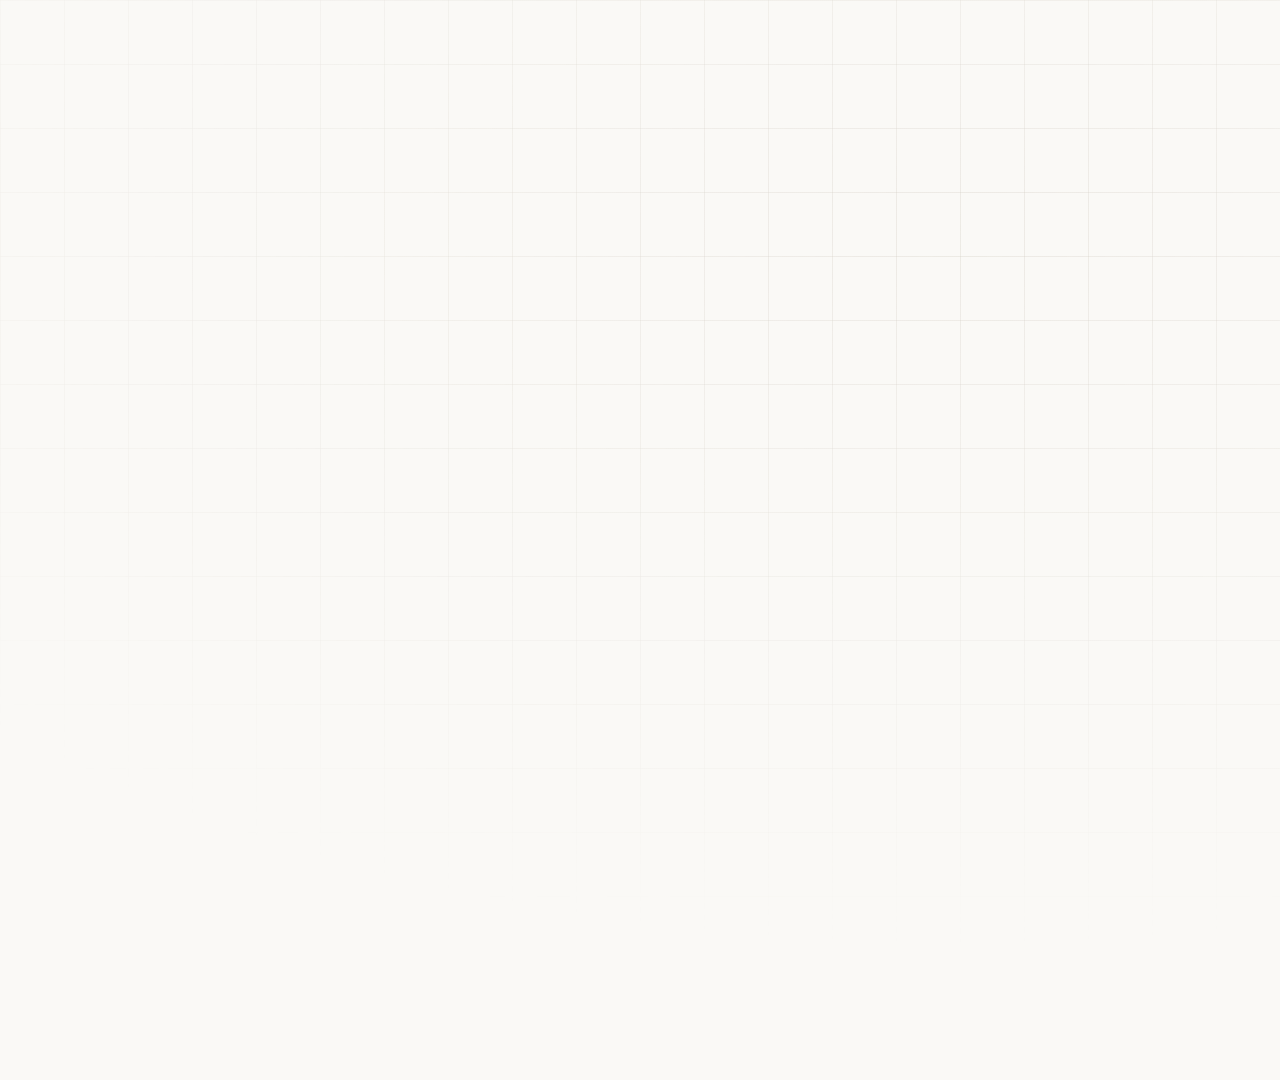
<file: video/promo.html>
<!doctype html>
<html lang="en">
<head>
<meta charset="utf-8">
<title>Loopback promo (render page)</title>
<!-- Render page for the Loopback promo video. render.py loads it at 1920x1080, waits for window.__ready, then calls
     renderAt(t) for every frame and screenshots #stage. Nothing animates on its own: every frame is a pure function of t.
     Every number on screen is from the paper (main table, Figure 4's training curves, the depth sweep). -->
<link rel="stylesheet" href="https://fonts.googleapis.com/css2?family=Newsreader:ital,opsz,wght@0,6..72,300..600;1,6..72,300..600&family=Instrument+Sans:wght@400..700&family=JetBrains+Mono:wght@400..700&display=swap">
<style>
/* the project page's light theme (style.css :root): paper ground, navy for Loopback, rose for the residual baselines,
   Newsreader for display text, Instrument Sans for running text, JetBrains Mono for numbers */
:root {
  --bg: #faf9f6; --bg2: #f3f1ec; --surface: #ffffff; --border: #e6e2da; --border2: #cfc9be;
  --ink: #121a26; --ink2: #2e3746; --ink3: #555e6c; --muted: #79818e;
  --navy: #0f4d92; --navy-soft: #e7eef7; --ring: #9db9dd; --rose: #b64342;
  --display: "Newsreader", "Iowan Old Style", Georgia, serif; --body: "Instrument Sans", system-ui, sans-serif;
  --mono: "JetBrains Mono", ui-monospace, monospace;
}
html, body { margin: 0; background: var(--bg); }
#stage { position: relative; width: 1920px; height: 1080px; overflow: hidden; background: var(--bg); font-family: var(--body); color: var(--ink2); }
#glow { position: absolute; inset: 0; pointer-events: none;   /* the hero's engineering-paper grid, fading out downward */
  background: linear-gradient(to right, rgba(207,201,190,.30) 1px, transparent 1px) 0 0 / 64px 64px,
              linear-gradient(to bottom, rgba(207,201,190,.30) 1px, transparent 1px) 0 0 / 64px 64px;
  -webkit-mask-image: radial-gradient(85% 80% at 50% 22%, #000 0%, transparent 82%); mask-image: radial-gradient(85% 80% at 50% 22%, #000 0%, transparent 82%); }
.scene { position: absolute; inset: 0; opacity: 0; }
.h { position: absolute; left: 0; right: 0; top: 100px; text-align: center; font: 500 70px/1.12 var(--display); color: var(--ink); letter-spacing: -.014em; }
.h b { color: var(--navy); font-weight: 500; font-style: italic; }
.eyebrow { position: absolute; left: 0; right: 0; top: 66px; text-align: center; font: 600 19px/1 var(--mono); letter-spacing: .22em; color: var(--navy); text-transform: uppercase; }
.brand { position: absolute; left: 72px; top: 48px; display: flex; align-items: baseline; gap: 10px; font: italic 500 30px/1 var(--display); color: var(--ink); opacity: 0; }
.brand small { font: 500 14px/1 var(--mono); font-style: normal; letter-spacing: .24em; text-transform: uppercase; color: var(--muted); }
#bar { position: absolute; left: 0; bottom: 0; height: 5px; width: 0; background: var(--navy); }
.fade { opacity: 0; }
.note { position: absolute; left: 0; right: 0; text-align: center; font: 400 25px/1.4 var(--body); color: var(--muted); }
svg text { font-family: var(--body); }
.mono { font-family: var(--mono); }
.mr { font-family: var(--display); font-style: italic; font-weight: 500; }
.math { font-family: var(--display); font-style: italic; }
.halo { paint-order: stroke; stroke: #faf9f6; stroke-width: 7px; stroke-linejoin: round; }
/* title */
#t-title { position: absolute; left: 0; right: 0; top: 286px; text-align: center; font: 400 150px/1 var(--display); letter-spacing: -.028em; color: var(--ink); }
.grad { font-style: italic; font-weight: 500; color: var(--navy); }
#t-sub { position: absolute; left: 0; right: 0; top: 470px; text-align: center; font: 400 48px/1.25 var(--display); color: var(--ink3); }
#t-auth { position: absolute; left: 0; right: 0; top: 608px; text-align: center; font: 500 31px/1.5 var(--body); color: var(--ink); }
#t-auth span + span { margin-left: 30px; }
#t-auth sup, #t-aff sup, #t-note sup { font-size: .62em; color: var(--ink3); margin-left: 1px; }
#t-aff { position: absolute; left: 0; right: 0; top: 678px; text-align: center; font: 400 26px/1.6 var(--body); color: var(--ink3); }
#t-aff span + span { margin-left: 36px; }
#t-note { position: absolute; left: 0; right: 0; top: 780px; text-align: center; font: 400 21px/1.4 var(--body); color: var(--muted); }
/* depth-memory panels (addition, joint softmax) */
.panel { position: absolute; top: 290px; width: 540px; }
.panel h4 { margin: 0; font: 500 40px/1.2 var(--display); color: var(--ink); }
.panel p { margin: 10px 0 0; font: 400 25px/1.4 var(--body); color: var(--ink3); min-height: 70px; }
.panel .lab { margin-top: 10px; font: 500 24px/1.35 var(--mono); color: var(--ink2); min-height: 68px; }
/* knobs (v22): the decomposition every residual rule sets */
#kn-f { position: absolute; left: 0; right: 0; top: 214px; text-align: center; font: italic 500 60px/1 var(--display); color: var(--ink); letter-spacing: -.01em; }
#kn-f sub { font-size: .55em; }
#kn-g { position: absolute; left: 0; right: 0; top: 214px; text-align: center; font: italic 500 60px/1 var(--display); color: var(--ink); letter-spacing: -.01em; }
.kq { position: absolute; top: 302px; width: 440px; text-align: center; font: 500 26px/1.3 var(--body); color: var(--ink3); }
.kq b { display: block; font: italic 500 38px/1.1 var(--display); color: inherit; margin-bottom: 4px; }
.kq b sub { font-size: .55em; }
.panel.k { top: 478px; }
.panel.k h4 { font-size: 34px; }
.panel.k svg { display: block; margin: 8px 0 0 54px; }
.panel.k .lab { margin-top: 4px; min-height: 60px; font-size: 22px; }
/* method */
.mstep { position: absolute; left: 1100px; width: 700px; display: flex; align-items: center; gap: 26px; }
.mstep .num { flex: none; display: grid; place-items: center; width: 62px; height: 62px; border-radius: 50%; box-sizing: border-box; background: var(--bg2); border: 1.5px solid var(--border2); color: var(--ink2); font: 600 27px/1 var(--mono); }
.mstep .tx { font: 500 40px/1.15 var(--display); color: var(--ink2); }
.mstep .tx small { display: block; margin-top: 6px; font: 400 24px/1.35 var(--body); color: var(--muted); }
#me-lab { position: absolute; left: 150px; top: 818px; width: 864px; text-align: center; font: 500 24px/1.35 var(--mono); color: var(--ink2); }
/* tiles: white cards on the paper, as the page's figure cards */
.tile { position: absolute; top: 330px; width: 500px; height: 330px; border: 1.5px solid var(--border); border-radius: 22px; background: var(--surface); padding: 44px 44px; box-sizing: border-box;
  box-shadow: 0 2px 6px rgba(18,26,38,.05), 0 26px 50px -26px rgba(18,26,38,.24); }
.tile .big { font: italic 500 90px/1 var(--display); color: var(--navy); letter-spacing: -.02em; }
.tile .lbl { margin-top: 24px; font: 500 30px/1.4 var(--body); color: var(--ink2); }
.tile .lbl span { color: var(--muted); font-size: .85em; }
.tile.w2 { width: 790px; height: 292px; padding: 36px 46px; }   /* two by two */
.tile.w2 .lbl { margin-top: 18px; }
.tile.w2 .lbl span { display: block; margin-top: 2px; }
/* word-problem callout (math) */
.tile.wp { left: 260px; top: 722px; width: 1400px; height: 148px; padding: 0 52px; display: flex; align-items: center; justify-content: space-between; }
.wp .wpl { font: 500 34px/1.2 var(--display); color: var(--ink); }
.wp .wpl small { display: block; margin-top: 6px; font: 400 22px/1.3 var(--body); color: var(--muted); }
.wp .wpv { display: flex; align-items: baseline; gap: 16px; font: 500 48px/1 var(--display); color: var(--ink3); letter-spacing: -.01em; }
.wp .wpv .sz { font: 600 23px/1 var(--mono); color: var(--muted); margin-right: 6px; }
.wp .wpv .ar { color: var(--muted); }
.wp .wpv .v1 { color: var(--navy); font-style: italic; }
.wp .wpv.big { font-size: 62px; }
/* captions (render.py sets window.CUES from the voiceover's word times) */
#subs { position: absolute; left: 150px; right: 150px; bottom: 34px; text-align: center; font: 600 44px/1.24 var(--body); color: var(--ink); letter-spacing: -.005em; text-wrap: balance; }
#subs span { display: inline-block; opacity: 0; }
/* outro */
#o-title { position: absolute; left: 0; right: 0; top: 186px; text-align: center; font: 400 128px/1 var(--display); letter-spacing: -.028em; color: var(--ink); }
#o-sub { position: absolute; left: 0; right: 0; top: 336px; text-align: center; font: 400 42px/1.25 var(--display); color: var(--ink3); }
.ores { position: absolute; left: 0; right: 0; text-align: center; font: 500 34px/1.3 var(--body); color: var(--ink2); }
.ores svg { width: 34px; height: 34px; vertical-align: -6px; margin-right: 16px; }
</style>
</head>
<body>
<div id="stage">
  <div id="glow"></div>
  <div class="brand" id="brand">Loopback<small>Transformer</small></div>

  <!-- 1 title -->
  <div class="scene" id="s-title">
    <div id="t-title" class="fade"><span class="grad">Loopback</span> Transformer</div>
    <div id="t-sub" class="fade">Towards a Unified View of Residual Looped Transformers</div>
    <div id="t-auth" class="fade"><span>Xuan Ouyang<sup>1,*</sup></span><span>Zefan Cai<sup>1,*</sup></span><span>Chenlong Zhang<sup>2</sup></span><span>Cheng Luo<sup>3</sup></span><span>Ke Wan<sup>4</sup></span><span>Junjie Hu<sup>1,&#9993;</sup></span></div>
    <div id="t-aff" class="fade"><span><sup>1</sup>University of Wisconsin&ndash;Madison</span><span><sup>2</sup>University of California, Santa Barbara</span><br><span><sup>3</sup>California Institute of Technology</span><span><sup>4</sup>Microsoft</span></div>
    <div id="t-note" class="fade"><sup>*</sup>Equal contribution &ensp;&middot;&ensp; <sup>&#9993;</sup>Corresponding author</div>
  </div>

  <!-- 5 (v25) training curves: the paper's Figure 4 at five scales (train_data.js from train/train_curves.json) -->
  <div class="scene" id="s-train">
    <div class="eyebrow fade" id="tr-e">Training curves &middot; 191M to 3B</div>
    <div class="h fade" id="tr-h">Lower training loss at <b>every scale</b></div>
    <div class="note fade" id="tr-n" style="top:200px">Same tokens and executed depth &middot; 100-step moving averages &middot; &Delta; = Loopback &minus; Standard over the last 100 steps</div>
    <svg id="tr-svg" style="position:absolute;left:0;top:0" width="1920" height="1080" viewBox="0 0 1920 1080"></svg>
  </div>

  <!-- 1b live read (v21-v24; kept for reference, not in SCENES): two 3B-scale models read the same held-out text (live_data.js from live/live_3b.json, measured on one H100) -->
  <div class="scene" id="s-live">
    <div class="eyebrow fade" id="lv-e">Live read &middot; 4,096 held-out tokens &middot; 3B scale</div>
    <div class="h fade" id="lv-h">Two models read the <b>same new text</b></div>
    <div class="note fade" id="lv-n" style="top:200px">The first 4,096 tokens of the held-out validation stream, eight documents, read token by token on one H100.</div>
    <svg id="lv-svg" style="position:absolute;left:0;top:0" width="1920" height="1080" viewBox="0 0 1920 1080"></svg>
  </div>

  <!-- 2 memory (v22): linear attention is a memory over tokens; the residual stream is one over depth -->
  <div class="scene" id="s-memory">
    <div class="eyebrow fade" id="mm-e">The insight</div>
    <div class="h fade" id="mm-h" style="top:118px">One memory, over <b>tokens</b> and over <b>depth</b></div>
    <svg id="mm-svg" style="position:absolute;left:0;top:0" width="1920" height="1080" viewBox="0 0 1920 1080"></svg>
  </div>

  <!-- 2 hook (v21; kept for reference, not in SCENES) -->
  <div class="scene" id="s-hook">
    <div class="h fade" id="hk-h">Looped Transformers apply the <b>same blocks</b> again and again</div>
    <svg id="hk-svg" style="position:absolute;left:0;top:0" width="1920" height="1080" viewBox="0 0 1920 1080"></svg>
  </div>

  <!-- 3 knobs (v22): every residual rule sets the input's strength, the total update weight and its allocation -->
  <div class="scene" id="s-knobs">
    <!-- v29 (11-10, user: "这里应该是介绍这三个统一在common interface"): the paper's common memory interface first, then its unrolled form -->
    <div class="h fade" id="kn-h">Every residual rule fits <b>one interface</b></div>
    <div id="kn-f" class="fade">M &larr; M W + v b<sup>T</sup> &nbsp; h = M r</div>
    <div id="kn-g" class="fade"><i>h</i> = a&thinsp;<i>h</i><sub>0</sub> + &Sigma;<sub>i</sub> c<sub>i</sub>&thinsp;&delta;<sub>i</sub></div>
    <div class="kq fade" id="kn-w1" style="left:300px"><b>W</b>transport &middot; carry it forward</div>
    <div class="kq fade" id="kn-w2" style="left:740px"><b>b</b>write &middot; add the block&rsquo;s value</div>
    <div class="kq fade" id="kn-w3" style="left:1180px"><b>r</b>read &middot; form the next input</div>
    <div class="kq fade" id="kn-q1" style="left:300px"><b>a</b>input strength</div>
    <div class="kq fade" id="kn-q2" style="left:740px"><b>B = &Sigma;<sub>i</sub> c<sub>i</sub></b>total update weight</div>
    <div class="kq fade" id="kn-q3" style="left:1180px"><b>c<sub>i</sub> / B</b>allocation</div>
    <div class="note fade" id="kn-n" style="top:414px">The standard residual, Hyper-Connections, Attention Residuals and linear attention differ only in transport, write and read.</div>
    <!-- v26 (11-09, user: "你这里的softmax什么意思？这里是不是得提到所有的residual 的共性？比如HC， Attention residual"): three rules, each card says how it sets the three -->
    <div class="panel k fade" id="ru-p0" style="left:120px"><h4>Standard residual</h4><svg width="432" height="264" viewBox="0 0 540 330" id="ru-c0"></svg><div class="lab" id="ru-l0"></div></div>
    <div class="panel k fade" id="ru-ph" style="left:700px"><h4>Hyper-Connections <span style="font-weight:400;font-style:italic;color:#79818e;font-size:.72em">(HC, mHC)</span></h4><svg width="432" height="264" viewBox="0 0 540 330" id="ru-ch"></svg><div class="lab" id="ru-lh"></div></div>
    <div class="panel k fade" id="ru-p1" style="left:1280px"><h4>Attention Residuals <span style="font-weight:400;font-style:italic;color:#79818e;font-size:.72em">(AttnRes)</span></h4><svg width="432" height="264" viewBox="0 0 540 330" id="ru-c1"></svg><div class="lab" id="ru-l1"></div></div>
  </div>

  <!-- 4 method -->
  <div class="scene" id="s-method">
    <div class="eyebrow fade" id="me-e">Loopback</div>
    <div class="h fade" id="me-h" style="top:118px">Loopback sets the three <b>separately</b></div>
    <svg id="ru-c2" width="864" height="528" viewBox="0 0 540 330" style="position:absolute;left:150px;top:276px;opacity:0"></svg>
    <div id="me-lab" class="fade"></div>
    <div class="mstep fade" id="me-1" style="top:330px"><span class="num"><i style="font:italic 500 34px/1 var(--display)">a</i></span><span class="tx">Input on its own path<small>held at 1 &middot; no updates &rarr; output = input</small></span></div>
    <div class="mstep fade" id="me-2" style="top:480px"><span class="num"><i style="font:italic 500 34px/1 var(--display)">B</i></span><span class="tx">Decay bounds the total<small>every weight &times;&lambda; at each iteration end, &lambda; = 1/4</small></span></div>
    <div class="mstep fade" id="me-3" style="top:630px"><span class="num"><i style="font:italic 500 34px/1 var(--display)">c</i></span><span class="tx">Attention shares it<small>learned queries over the stored updates; same total</small></span></div>
  </div>

  <!-- 5 scale -->
  <div class="scene" id="s-scale">
    <div class="h fade" id="sc-h">Lower loss, higher average, <b>40&ndash;75%</b> of the parameters</div>
    <div class="note fade" id="sc-n" style="top:212px">Same executed depth and training tokens at every scale &middot; ClimbMix validation loss &middot; 13-task zero-shot average</div>
    <svg id="sc-svg" style="position:absolute;left:0;top:0" width="1920" height="1080" viewBox="0 0 1920 1080"></svg>
  </div>

  <!-- 6 nine designs at three scales -->
  <div class="scene" id="s-nine">
    <div class="h fade" id="nn-h">Lowest loss and highest average of <b>nine designs</b></div>
    <div class="note fade" id="nn-n" style="top:212px">Loopback stores 40.0%, 56.3% and 56.3% of the standard Transformer's parameters &middot; same tokens and executed depth</div>
    <svg id="nn-svg" style="position:absolute;left:0;top:0" width="1920" height="1080" viewBox="0 0 1920 1080"></svg>
  </div>

  <!-- 7 math and code (v20-v24; kept for reference, not in SCENES) -->
  <div class="scene" id="s-math">
    <div class="h fade" id="ma-h">Better math and code predictions at <b>1.4B and 3B</b></div>
    <div class="note fade" id="ma-n" style="top:212px">Reference-solution loss: teacher-forced nats per solution token, lower is better &middot; same tokens and depth</div>
    <svg id="ma-svg" style="position:absolute;left:0;top:0" width="1920" height="1080" viewBox="0 0 1920 1080"></svg>
    <div class="tile wp fade" id="ma-wp">
      <div class="wpl">Word problems<small>five-shot accuracy, mean of six sets</small></div>
      <div class="wpv"><span class="sz">1.4B</span><span>2.0%</span><span class="ar">&rarr;</span><span class="v1">2.6%</span></div>
      <div class="wpv big" id="ma-wp3"><span class="sz">3B</span><span>2.6%</span><span class="ar">&rarr;</span><span class="v1">6.4%</span></div>
    </div>
  </div>

  <!-- 8 more loops at inference -->
  <div class="scene" id="s-visits">
    <div class="h fade" id="vi-h">Extra loops at inference: Loopback degrades <b>far less</b></div>
    <div class="note fade" id="vi-n" style="top:212px">No retraining &middot; extra iterations reuse the last trained iteration's queries &middot; held-out ClimbMix validation loss</div>
    <svg id="vi-svg" style="position:absolute;left:0;top:0" width="1920" height="1080" viewBox="0 0 1920 1080"></svg>
  </div>

  <!-- 9 decay and attention -->
  <div class="scene" id="s-ablation">
    <div class="h fade" id="ab-h">Both controls matter: <b>decay</b> and <b>attention</b></div>
    <div class="note fade" id="ab-n" style="top:212px">Validation loss &middot; zero queries give a fixed allocation &middot; &lambda; = 1 turns decay off</div>
    <svg id="ab-svg" style="position:absolute;left:0;top:0" width="1920" height="1080" viewBox="0 0 1920 1080"></svg>
    <div class="note fade" id="ab-n2" style="top:800px">Three weight initializations at both scales: Loopback is below the standard Transformer and Plain Loop in all six settings, and lowest in five.</div>
  </div>

  <!-- 10 depth at a fixed budget (v25: back in SCENES, after the nine designs) -->
  <div class="scene" id="s-depth">
    <div class="h fade" id="de-h">Loopback's margin <b>grows with depth</b></div>
    <div class="note fade" id="de-n" style="top:212px">Same parameters and tokens at every depth &middot; looped models run two iterations and store 56&ndash;58% of the standard Transformer's parameters</div>
    <svg id="de-svg" style="position:absolute;left:0;top:0" width="1920" height="1080" viewBox="0 0 1920 1080"></svg>
  </div>

  <!-- 11 efficiency -->
  <div class="scene" id="s-eff">
    <div class="h fade" id="ef-h">The read costs memory traffic, <b>not FLOPs</b></div>
    <div class="tile w2 fade" id="ef-1" style="left:152px;top:244px"><div class="big">+0.04&ndash;0.08%</div><div class="lbl">extra forward FLOPs<span>191M&ndash;778M; same blocks per token</span></div></div>
    <div class="tile w2 fade" id="ef-2" style="left:978px;top:244px"><div class="big">6%</div><div class="lbl">training-throughput gap at 3B<span>fused Triton kernel; same eight H100s and batch layout</span></div></div>
    <div class="tile w2 fade" id="ef-3" style="left:152px;top:564px"><div class="big">Same</div><div class="lbl">KV cache as the standard Transformer<span>same executed depth and heads</span></div></div>
    <div class="tile w2 fade" id="ef-4" style="left:978px;top:564px"><div class="big">23&ndash;44%</div><div class="lbl">smaller bf16 weights<span>0.20 vs 0.36 GiB at 191M &middot; 4.16 vs 5.43 GiB at 3B</span></div></div>
  </div>

  <!-- 12 outro -->
  <div class="scene" id="s-outro">
    <div id="o-title" class="fade"><span class="grad">Loopback</span> Transformer</div>
    <div id="o-sub" class="fade">Towards a Unified View of Residual Looped Transformers</div>
    <div class="ores fade" id="o-ins" style="top:428px;font:italic 500 38px/1.2 var(--display);color:#0f4d92">A memory view of depth, and a residual rule built from it</div>
    <div class="ores fade" id="o-r1" style="top:516px"><svg viewBox="0 0 34 34"><circle cx="17" cy="17" r="16" fill="#0f4d92"/><path d="M10 17.5 L15 22.5 L24.5 12" fill="none" stroke="#ffffff" stroke-width="3.6" stroke-linecap="round" stroke-linejoin="round"/></svg>Lower loss with 40&ndash;75% of the parameters, 191M to 3B</div>
    <div class="ores fade" id="o-r2" style="top:596px"><svg viewBox="0 0 34 34"><circle cx="17" cy="17" r="16" fill="#0f4d92"/><path d="M10 17.5 L15 22.5 L24.5 12" fill="none" stroke="#ffffff" stroke-width="3.6" stroke-linecap="round" stroke-linejoin="round"/></svg>Lowest loss and highest 13-task average of nine designs at 191M, 374M and 778M</div>
    <div class="ores fade" id="o-r3" style="top:676px"><svg viewBox="0 0 34 34"><circle cx="17" cy="17" r="16" fill="#0f4d92"/><path d="M10 17.5 L15 22.5 L24.5 12" fill="none" stroke="#ffffff" stroke-width="3.6" stroke-linecap="round" stroke-linejoin="round"/></svg>Margin over the standard Transformer grows with depth: 0.003 &rarr; 0.073 at 374M</div>
  </div>

  <div id="subs"></div>
  <div id="bar"></div>
</div>

<script src="live_data.js"></script>
<script src="train_data.js"></script>   <!-- v25: the paper's Figure 4 curves (train/export_train.py) -->
<script>window.MathJax = { tex: { packages: { '[+]': ['html', 'color'] } }, svg: { fontCache: 'none' }, startup: { typeset: false } };</script>
<script src="vendor/mathjax/tex-svg-full.js"></script>   <!-- v24: MathJax 3.2.2 (Apache-2.0), every formula on screen -->
<script>
'use strict';
var DUR = 133.767;
var SC = { title: [0, 6.38], memory: [6.38, 32.64], knobs: [32.64, 65.13], method: [65.13, 80.54], train: [80.54, 90.55], scale: [90.55, 103.19], nine: [103.19, 112.6],
           depth: [112.6, 125.64], outro: [125.64, 133.77] };
var NS = 'http://www.w3.org/2000/svg';
var C = { bg: '#faf9f6', navy: '#0f4d92', teal: '#1e7a46', ink: '#121a26', ink2: '#2e3746', ink3: '#555e6c', muted: '#79818e',
          line: '#cfc9be', grid: '#ebe7df', faint: '#ebe7e0', axis: '#b9b2a6', track: '#e6e2da', ghost: '#a7adb6', slot: '#d6d1c7',
          ring: '#d8d3c9', chev: '#b3ada2', numbg: '#f3f1ec', rose: '#b64342', grey: '#8f96a1', dark: '#4a5560',
          blueF: '#d3e4f1', blueS: '#6f93b4', peachF: '#f1d9cd', peachS: '#c98f74', grayF: '#efece6', band: '#f0ede6' };
function $(id) { return document.getElementById(id); }
function clamp(x, a, b) { return Math.max(a, Math.min(b, x)); }
function prog(t, a, b) { return clamp((t - a) / (b - a), 0, 1); }
function ease(x) { return x < .5 ? 4 * x * x * x : 1 - Math.pow(-2 * x + 2, 3) / 2; }
function easeOut(x) { return 1 - Math.pow(1 - x, 3); }
function lerp(a, b, x) { return a + (b - a) * x; }
function el(n, a, p) { var e = document.createElementNS(NS, n); for (var k in a) { e.setAttribute(k, a[k]); } if (p) { p.appendChild(e); } return e; }
function txt(p, x, y, s, a) { var o = { x: x, y: y, 'font-size': 26, fill: C.ink2 }; for (var k in (a || {})) { o[k] = a[k]; } var t = el('text', o, p); t.textContent = s; return t; }
function tsp(t, s, a) { var e = el('tspan', a || {}, t); e.textContent = s; return e; }
// fade + rise for an HTML element or SVG group
function appear(e, t, start, dur, dy) {
  var p = easeOut(prog(t, start, start + (dur || .6)));
  e.style.opacity = p;
  e.style.transform = 'translateY(' + ((1 - p) * (dy === undefined ? 24 : dy)) + 'px)';
}
function sceneOpacity(t, r, fin, fout) {
  if (t < r[0] || t > r[1]) { return 0; }
  return Math.min(1, (t - r[0]) / (fin || .45), (r[1] - t) / (fout || .45));
}
// When the narration says `word` in scene `id`: its time from window.WORDS (render.py sets them from the voiceover's word
// times, the same cues as the captions), else the scene start + `fallback` s. Words compare by their letters and digits.
function wt(id, word, fallback, nth) {           // v24: nth (default 1) picks a later occurrence of the word in the scene
  var r = SC[id], cues = window.WORDS || [], want = String(word).toLowerCase().replace(/[^a-z0-9]/g, ''), seen = 0;
  for (var i = 0; i < cues.length; i++) {
    if (cues[i].start < r[0] - .3 || cues[i].start >= r[1]) { continue; }
    for (var j = 0; j < cues[i].words.length; j++) {
      if (cues[i].words[j][0].toLowerCase().replace(/[^a-z0-9]/g, '') === want && ++seen === (nth || 1)) { return cues[i].words[j][1]; }
    }
  }
  return r[0] + fallback;
}
var LATE = [];                                    // layout that needs the web fonts (text widths), run once they are loaded
function legend(g, x, y, items) {               // [[label, colour, 'dot' | 'ring' | 'square'], ...] in a row from x
  LATE.push(function () { items.forEach(function (it) {
    el('line', { x1: x, x2: x + 46, y1: y, y2: y, stroke: it[1], 'stroke-width': it[2] === 'dot' ? 4.5 : 4, 'stroke-linecap': 'round' }, g);
    if (it[2] === 'dot') { el('circle', { cx: x + 23, cy: y, r: 9, fill: it[1], stroke: C.bg, 'stroke-width': 3 }, g); }
    else if (it[2] === 'ring') { el('circle', { cx: x + 23, cy: y, r: 8, fill: C.bg, stroke: it[1], 'stroke-width': 3.5 }, g); }
    else if (it[2] !== 'line') { el('rect', { x: x + 15, y: y - 8, width: 16, height: 16, fill: C.bg, stroke: it[1], 'stroke-width': 3.5 }, g); }   // v25: 'line' = no marker
    var tt = txt(g, x + 60, y + 8, it[0], { 'font-size': 23, fill: C.ink2 });
    x += 60 + tt.getComputedTextLength() + 56;
  }); });
}
function partialPath(pts, xcut) {                 // the polyline up to x = xcut
  var d = 'M' + pts[0][0] + ' ' + pts[0][1];
  for (var i = 1; i < pts.length; i++) {
    var a = pts[i - 1], b = pts[i];
    if (b[0] <= xcut) { d += ' L' + b[0] + ' ' + b[1]; continue; }
    var f = (xcut - a[0]) / (b[0] - a[0]);
    if (f > 0) { d += ' L' + lerp(a[0], b[0], f).toFixed(2) + ' ' + lerp(a[1], b[1], f).toFixed(2); }
    break;
  }
  return d;
}

/* ---------------------------------------------------------------- scene 2 (v24): one memory, over tokens and over depth */
// v24 (11-09, user: "公式不够精致" "你还要引出我们如何connect linear attention还有residual的，整个画面精致一点"): every formula is
// typeset by MathJax (SVG output, vendored in vendor/mathjax). The narration says the connection: linear attention writes,
// transports and reads a memory over tokens; the same three operations along depth are the residual stream; unrolled, every read
// is a weighted sum of what was written, and residual addition fixes every weight at one. Each lane plays its writes, then the
// transport along the memory, then the reads; its write and read rules sit under its title. The closing view: the two unrolled
// reads, "=" aligned, the weights boxed (query-key products against ones), which the next scene's h = a h0 + sum c_i delta_i opens up.
var MJX = [];                                     // builders that need MathJax, run once it is ready (after the web fonts)
function mjSVG(src, size, color) {                // TeX -> MathJax SVG sized for `size` px (1000 viewBox units per em)
  var node = MathJax.tex2svg(src, { display: false }), svg = node.querySelector('svg');
  var vb = svg.getAttribute('viewBox').split(/[\s,]+/).map(Number), k = size / 1000;
  ['style', 'role', 'focusable', 'aria-hidden'].forEach(function (q) { svg.removeAttribute(q); });
  svg.setAttribute('width', (vb[2] * k).toFixed(2)); svg.setAttribute('height', (vb[3] * k).toFixed(2));
  svg.setAttribute('overflow', 'visible');
  if (color) { svg.style.color = color; }
  return { svg: svg, w: vb[2] * k, asc: -vb[1] * k, desc: (vb[3] + vb[1]) * k };
}
function tex(p, x, y, src, size, color, anchor) { // TeX on baseline y in an SVG parent; anchor start | middle | end
  var m = mjSVG(src, size, color || C.ink), x0 = anchor === 'middle' ? x - m.w / 2 : anchor === 'end' ? x - m.w : x;
  m.svg.setAttribute('x', x0.toFixed(2)); m.svg.setAttribute('y', (y - m.asc).toFixed(2)); p.appendChild(m.svg);
  m.x0 = x0; m.x1 = x0 + m.w; return m;
}
function texHTML(e, src, size) {                  // TeX into an HTML element on its baseline; the colour follows the element's
  var m = mjSVG(src, size, null);
  m.svg.style.verticalAlign = (-m.desc).toFixed(2) + 'px'; e.textContent = ''; e.appendChild(m.svg); return m;
}
function partBox(root, id) {                      // box of a \cssId{id}{..} part, in the coordinates of the SVG root `root`
  var r = root.getBoundingClientRect(), b = root.querySelector('[id="' + id + '"]').getBoundingClientRect();
  return { x0: b.left - r.left, x1: b.right - r.left, y0: b.top - r.top, y1: b.bottom - r.top, cx: (b.left + b.right) / 2 - r.left };
}
var MM = { xs: [730, 945, 1160, 1375, 1590], bw: 118, bh: 60, cw: 96, ch: 42,
           lanes: { tok: { y: 318, sy: 442 }, dep: { y: 634, sy: 758 } } };
MJX.push(function buildMemory() {
  var s = $('mm-svg'), defs = el('defs', {}, s);
  [['mmA', C.dark], ['mmN', C.navy]].forEach(function (m) {
    var mk = el('marker', { id: m[0], viewBox: '0 0 10 10', refX: 8.5, refY: 5, markerWidth: 6.5, markerHeight: 6.5, orient: 'auto-start-reverse' }, defs);
    el('path', { d: 'M0 0 L10 5 L0 10 z', fill: m[1] }, mk);
  });
  var lanes = el('g', { id: 'mm-lanes' }, s);
  function tag(p, y, label, colour) { txt(p, 150, y, label, { 'font-size': 16, fill: colour, 'letter-spacing': '2.6', style: 'font-family: var(--mono); font-weight: 600' }); }
  function lane(key, title, subt, item, chip, mem, eqW, eqR, colours) {
    var L = MM.lanes[key], g = el('g', { opacity: 0 }, lanes), o = { g: g, items: [], chips: [], w: [], rd: [], chev: [] };
    txt(g, 150, L.y - 4, title, { 'font-size': 40, fill: C.ink, style: 'font-family: var(--display); font-weight: 500' });
    txt(g, 150, L.y + 30, subt, { 'font-size': 24, fill: C.muted });
    o.eqW = el('g', { opacity: 0 }, g); tag(o.eqW, L.y + 97, 'WRITE', C.dark); tex(o.eqW, 236, L.y + 98, eqW, 30);
    o.eqR = el('g', { opacity: 0 }, g); tag(o.eqR, L.y + 145, 'READ', C.navy); tex(o.eqR, 236, L.y + 146, eqR, 30);
    var x0 = MM.xs[0] - MM.bw / 2 - 26, x1 = MM.xs[4] + MM.bw / 2 + 26;
    o.track = el('rect', { x: x0, y: L.sy - MM.bh / 2, width: x1 - x0, height: MM.bh, rx: 14, fill: '#e7eef7', stroke: '#9db9dd', 'stroke-width': 2 }, g);
    tex(g, x0 - 16, L.sy + 11, mem, 32, C.navy, 'end');
    for (var i = 0; i < 4; i++) {
      var cx = (MM.xs[i] + MM.xs[i + 1]) / 2;
      o.chev.push(el('path', { d: 'M-6 -9 L5 0 L-6 9', fill: 'none', stroke: C.blueS, 'stroke-width': 3, 'stroke-linecap': 'round', 'stroke-linejoin': 'round', transform: 'translate(' + cx + ' ' + L.sy + ')' }, g));
    }
    MM.xs.forEach(function (x, i) {
      var c = colours(i), rc = el('rect', { x: x - MM.bw / 2, y: L.y - MM.bh / 2, width: MM.bw, height: MM.bh, rx: 12, fill: c[0], stroke: c[1], 'stroke-width': 2.5 }, g);
      tex(g, x, L.y + 11, item(i + 1), 32, C.ink, 'middle');
      o.items.push({ rect: rc, base: c[1] });
      var cg = el('g', { opacity: 0 }, g);
      el('rect', { x: x - MM.cw / 2, y: L.sy - MM.ch / 2, width: MM.cw, height: MM.ch, rx: 9, fill: '#ffffff', stroke: C.navy, 'stroke-width': 2 }, cg);
      tex(cg, x, L.sy + 8, chip(i + 1), 24, C.navy, 'middle');
      o.chips.push(cg);
      o.w.push(el('line', { x1: x, x2: x, y1: L.y + MM.bh / 2 + 5, y2: L.sy - MM.ch / 2 - 8, stroke: C.dark, 'stroke-width': 3, 'marker-end': 'url(#mmA)', opacity: 0 }, g));
      if (i < 4) {
        var xn = MM.xs[i + 1];
        o.rd.push(el('line', { x1: x + MM.cw / 2 + 4, y1: L.sy - MM.ch / 2 - 4, x2: xn - MM.bw / 2 + 18, y2: L.y + MM.bh / 2 + 12, stroke: C.navy, 'stroke-width': 3, 'stroke-dasharray': '7 6', 'marker-end': 'url(#mmN)', opacity: 0 }, g));
      }
    });
    o.lw = txt(g, MM.xs[0] + 14, (L.y + L.sy) / 2 + 9, 'write', { 'font-size': 22, fill: C.dark, opacity: 0 });
    o.lr = txt(g, (MM.xs[0] + MM.xs[1]) / 2 + 2, (L.y + L.sy) / 2 - 18, 'read', { 'text-anchor': 'middle', 'font-size': 22, fill: C.navy, opacity: 0 });
    o.lt = txt(g, (x0 + x1) / 2, L.sy + MM.bh / 2 + 30, 'transport', { 'text-anchor': 'middle', 'font-size': 22, fill: C.blueS, opacity: 0 });
    MM[key] = o;
  }
  lane('tok', 'Linear attention', 'memory over tokens', function (i) { return 'x_{' + i + '}'; }, function (i) { return 'v_{' + i + '}k_{' + i + '}^{\\top}'; },
       'S', 'S_t = S_{t-1} + v_t k_t^{\\top}', 'o_t = S_t\\, q_t', function () { return [C.grayF, C.grey]; });
  lane('dep', 'Residual stream', 'memory over depth', function (i) { return 'f_{' + i + '}'; }, function (i) { return '\\delta_{' + i + '}'; },
       'h', 'h_l = h_{l-1} + \\delta_l', '\\delta_{l+1} = f_{l+1}(h_l)', function (i) { return i % 2 ? [C.peachF, C.peachS] : [C.blueF, C.blueS]; });
  // the closing view: both reads unrolled, "=" aligned at XE, the weights boxed
  var bg = el('g', { id: 'mm-bridge', opacity: 0 }, s), XE = 900, FS = 54, Y = [528, 704];
  txt(bg, 960, 398, 'UNROLLED READS', { 'text-anchor': 'middle', 'font-size': 19, fill: C.navy, 'letter-spacing': '4.2', style: 'font-family: var(--mono); font-weight: 600' });
  var lhs = [mjSVG('o_t', FS).w, mjSVG('h_l', FS).w], lx = XE - Math.max(lhs[0], lhs[1]) - 64;
  [['Linear attention', 'over tokens'], ['Residual stream', 'over depth']].forEach(function (lb, r) {
    txt(bg, lx, Y[r] - 4, lb[0], { 'text-anchor': 'end', 'font-size': 36, fill: C.ink, style: 'font-family: var(--display); font-weight: 500' });
    txt(bg, lx, Y[r] + 28, lb[1], { 'text-anchor': 'end', 'font-size': 22, fill: C.muted });
  });
  var boxes = el('g', {}, bg);                    // drawn under the formulas
  var fA = tex(bg, XE - lhs[0], Y[0], 'o_t = \\sum_{i \\le t}\\, \\cssId{mmwA}{\\left(q_t^{\\top} k_i\\right)}\\,\\, v_i', FS);
  var fB = tex(bg, XE - lhs[1], Y[1], 'h_l = \\cssId{mmw0}{1}\\cdot h_0 + \\sum_{i \\le l}\\, \\cssId{mmw1}{1}\\cdot \\delta_i', FS);
  MM.bridge = { g: bg, fA: fA, fB: fB, boxes: boxes, s: s };
});
MJX.push(function buildMemoryBoxes() {            // needs layout: box the weights of the placed formulas
  var B = MM.bridge, s = B.s, bA = partBox(s, 'mmwA'), b0 = partBox(s, 'mmw0'), b1 = partBox(s, 'mmw1'), pad = 7;
  function box(b, fill, stroke) { return el('rect', { x: b.x0 - pad, y: b.y0 - pad, width: b.x1 - b.x0 + 2 * pad, height: b.y1 - b.y0 + 2 * pad, rx: 10, fill: fill, stroke: stroke, 'stroke-width': 2, opacity: 0 }, B.boxes); }
  B.kA = box(bA, '#e5edf7', C.navy);
  B.kB = [box(b0, '#f7e6e5', C.rose), box(b1, '#f7e6e5', C.rose)];
  B.nA = txt(B.g, bA.cx, bA.y1 + pad + 34, 'from the query and the keys', { 'text-anchor': 'middle', 'font-size': 23, fill: C.navy, opacity: 0 });
  var yb = Math.max(b0.y1, b1.y1) + pad + 12, yl = yb + 20;
  B.nB = el('g', { opacity: 0 }, B.g);
  el('path', { d: 'M' + b0.cx + ' ' + yb + ' L' + b0.cx + ' ' + yl + ' L' + b1.cx + ' ' + yl + ' L' + b1.cx + ' ' + yb, fill: 'none', stroke: C.rose, 'stroke-width': 2, 'stroke-linejoin': 'round' }, B.nB);
  txt(B.nB, (b0.cx + b1.cx) / 2, yl + 32, 'fixed at 1', { 'text-anchor': 'middle', 'font-size': 23, fill: C.rose });
  B.wA = s.querySelector('[id="mmwA"]'); B.w0 = s.querySelector('[id="mmw0"]'); B.w1 = s.querySelector('[id="mmw1"]');
});
function laneAt(o, t, w0, w1, p0, p1, r0, r1) {  // writes over [w0, w1], the transport pulse over [p0, p1], reads over [r0, r1]
  var pw = (w1 - w0) / 5, pr = (r1 - r0) / 4, pp = (p1 - p0) / 4;
  o.items.forEach(function (it, i) {
    var a = (t - w0) / pw - i, rd = i > 0 ? (t - r0) / pr - (i - 1) : -1;
    var on = (a >= 0 && a < .75) || (rd >= .45 && rd < 1.15);
    it.rect.setAttribute('stroke', on ? C.navy : it.base); it.rect.setAttribute('stroke-width', on ? 5 : 2.5);
    o.w[i].setAttribute('opacity', easeOut(clamp((a - .05) / .3, 0, 1)));
    o.chips[i].setAttribute('opacity', easeOut(clamp((a - .3) / .3, 0, 1)));
    if (i < 4) { o.rd[i].setAttribute('opacity', easeOut(clamp(((t - r0) / pr - i) / .55, 0, 1))); }
  });
  o.chev.forEach(function (c, i) {
    var u = (t - p0) / pp - i, pulse = u > 0 && u < 1.6 ? Math.sin(Math.PI * u / 1.6) : 0;
    c.setAttribute('stroke', pulse > .08 ? C.navy : C.blueS); c.setAttribute('stroke-width', (3 + 2 * pulse).toFixed(2));
  });
  o.lw.setAttribute('opacity', easeOut(prog(t, w0 + .1, w0 + .5)));
  o.lt.setAttribute('opacity', easeOut(prog(t, p0, p0 + .4)));
  o.lr.setAttribute('opacity', easeOut(prog(t, r0 + .1, r0 + .5)));
  o.eqW.setAttribute('opacity', easeOut(prog(t, w0 + .3, w0 + .9)));
  o.eqR.setAttribute('opacity', easeOut(prog(t, r0 + .3, r0 + .9)));
}
function pulse(t, c) { var u = (t - c + .1) / .9; return u > 0 && u < 1 ? Math.sin(Math.PI * u) : 0; }
function opFlash(o, t, cw, ct, cr) {              // v24: the token lane's write, transport and read light up as the narration
  var fw = pulse(t, cw), ft = pulse(t, ct), fr = pulse(t, cr);   // names them for depth ("the same write, transport and read")
  o.w.forEach(function (l) {
    l.setAttribute('stroke', fw > .05 ? C.navy : C.dark); l.setAttribute('marker-end', fw > .05 ? 'url(#mmN)' : 'url(#mmA)');
    l.setAttribute('stroke-width', (3 + 1.5 * fw).toFixed(2));
  });
  if (ft > .05) { o.chev.forEach(function (c) { c.setAttribute('stroke', C.navy); c.setAttribute('stroke-width', (3 + 2 * ft).toFixed(2)); }); }
  o.rd.forEach(function (l) { l.setAttribute('stroke-width', (3 + 1.5 * fr).toFixed(2)); });
  [[o.lw, fw, C.dark], [o.lt, ft, C.blueS], [o.lr, fr, C.navy]].forEach(function (q) {
    q[0].setAttribute('fill', q[1] > .05 ? C.navy : q[2]); q[0].setAttribute('font-weight', q[1] > .05 ? 700 : 400);
  });
}
function renderMemory(t) {
  var r = SC.memory;
  appear($('mm-e'), t, r[0] + .1, .5); appear($('mm-h'), t, r[0] + .25, .6);
  // cue words of the v25 line (fallbacks: seconds into the scene at about 150 wpm). v25 (11-09, user: "这里停顿的语气很有问题"): the
  // depth half no longer lists "write, transport and read" (the take paused 0.5-0.6 s after each word); it says what each does:
  // "The residual stream does the same over depth. Each block writes its update into the stream. The stream carries it forward,
  // and later blocks read from it." The token lane's three operations light up as the depth lane does each.
  var aw = wt('memory', 'writes', 2.7) - .25, ap = wt('memory', 'passed', 6.4) - .2, ar = wt('memory', 'read', 8.5) - .3;
  var bi = wt('memory', 'residual', 12.5) - .3, bw = wt('memory', 'writes', 16.5, 2) - .25, bc = wt('memory', 'carries', 20.0), br = wt('memory', 'read', 22.5, 2) - .3;
  var u = wt('memory', 'unrolled', 24.5) - .3, w = wt('memory', 'weighted', 26.0), pl = wt('memory', 'standard', 29.5);
  var out = 1 - easeOut(prog(t, u, u + .5));
  MM.tok.g.setAttribute('opacity', easeOut(prog(t, r[0] + .5, r[0] + 1.0)) * out);
  laneAt(MM.tok, t, aw, Math.min(aw + 3.0, ap - .1), ap, ap + 1.5, ar, Math.min(ar + 2.0, bi - .1));
  opFlash(MM.tok, t, bw + .25, bc, br + .3);
  MM.dep.g.setAttribute('opacity', easeOut(prog(t, bi, bi + .6)) * out);
  laneAt(MM.dep, t, bw, Math.min(bw + 2.4, bc - .15), bc - .1, Math.min(bc + 1.1, br - .1), br, Math.min(br + 1.8, u - .1));
  var B = MM.bridge, bin = easeOut(prog(t, u + .25, u + .85));
  B.g.setAttribute('opacity', bin); B.g.setAttribute('transform', 'translate(0 ' + ((1 - bin) * 16).toFixed(2) + ')');
  var ka = easeOut(prog(t, w - .1, w + .4)), kb = easeOut(prog(t, pl, pl + .5));
  B.kA.setAttribute('opacity', ka); B.nA.setAttribute('opacity', ka);
  B.kB.forEach(function (k) { k.setAttribute('opacity', kb); }); B.nB.setAttribute('opacity', easeOut(prog(t, pl + .25, pl + .75)));
  B.wA.style.color = ka > .5 ? C.navy : C.ink; B.w0.style.color = kb > .5 ? C.rose : C.ink; B.w1.style.color = kb > .5 ? C.rose : C.ink;
}

/* ---------------------------------------------------------------- scene 2 (v21): the loop */
var HK = { cx: 560, cy: 585, r: 215, K: 4, R: 3 };
(function buildHook() {
  var s = $('hk-svg');
  var g = el('g', { id: 'hk-g' }, s);
  // prelude and coda
  el('rect', { x: 150, y: 335, width: 120, height: 74, rx: 12, fill: C.grayF, stroke: C.dark, 'stroke-width': 2.5 }, g);
  txt(g, 210, 382, 'P', { 'text-anchor': 'middle', 'font-size': 32, 'font-weight': 700, fill: C.ink });
  txt(g, 210, 440, 'prelude', { 'text-anchor': 'middle', 'font-size': 22, fill: C.muted });
  el('line', { x1: 272, y1: 372, x2: 470, y2: 372, stroke: C.dark, 'stroke-width': 2.5, 'marker-end': 'url(#arr)' }, g);
  el('rect', { x: 850, y: 335, width: 120, height: 74, rx: 12, fill: C.grayF, stroke: C.dark, 'stroke-width': 2.5 }, g);
  txt(g, 910, 382, 'C', { 'text-anchor': 'middle', 'font-size': 32, 'font-weight': 700, fill: C.ink });
  txt(g, 910, 440, 'coda', { 'text-anchor': 'middle', 'font-size': 22, fill: C.muted });
  el('line', { x1: 650, y1: 372, x2: 846, y2: 372, stroke: C.ghost, 'stroke-width': 2.5, 'stroke-dasharray': '6 7', 'marker-end': 'url(#arrg)' }, g);
  var defs = el('defs', {}, s);
  var m = el('marker', { id: 'arr', viewBox: '0 0 10 10', refX: 9, refY: 5, markerWidth: 8, markerHeight: 8, orient: 'auto-start-reverse' }, defs);
  el('path', { d: 'M0 0 L10 5 L0 10 z', fill: C.dark }, m);
  var m2 = el('marker', { id: 'arrg', viewBox: '0 0 10 10', refX: 9, refY: 5, markerWidth: 8, markerHeight: 8, orient: 'auto-start-reverse' }, defs);
  el('path', { d: 'M0 0 L10 5 L0 10 z', fill: C.ghost }, m2);
  // ring
  el('circle', { cx: HK.cx, cy: HK.cy, r: HK.r, fill: 'none', stroke: C.ring, 'stroke-width': 3 }, g);
  for (var a = 0; a < 4; a++) {  // direction chevrons between blocks
    var ang = -Math.PI / 2 + (a + .5) * Math.PI / 2, x = HK.cx + HK.r * Math.cos(ang), y = HK.cy + HK.r * Math.sin(ang);
    el('path', { d: 'M-9 -9 L5 0 L-9 9', fill: 'none', stroke: C.chev, 'stroke-width': 3.5, 'stroke-linecap': 'round', transform: 'translate(' + x + ' ' + y + ') rotate(' + ((ang + Math.PI / 2) * 180 / Math.PI) + ')' }, g);
  }
  HK.blocks = [];
  for (var k = 0; k < HK.K; k++) {
    var an = -Math.PI / 2 + k * Math.PI / 2, bx = HK.cx + HK.r * Math.cos(an), by = HK.cy + HK.r * Math.sin(an);
    var bg = el('g', { transform: 'translate(' + bx + ' ' + by + ')' }, g);
    var rc = el('rect', { x: -62, y: -36, width: 124, height: 72, rx: 12, fill: k % 2 ? C.peachF : C.blueF, stroke: k % 2 ? C.peachS : C.blueS, 'stroke-width': 2.5 }, bg);
    var lt = txt(bg, 0, 11, '', { 'text-anchor': 'middle', 'font-size': 36, class: 'math', fill: C.ink });
    lt.innerHTML = 'f<tspan font-size="21" dy="7">' + (k + 1) + '</tspan>';
    HK.blocks.push({ g: bg, rect: rc });
  }
  txt(g, HK.cx, HK.cy - 6, 'K = 4 shared blocks', { 'text-anchor': 'middle', 'font-size': 26, fill: C.ink3 });
  HK.visit = txt(g, HK.cx, HK.cy + 34, 'iteration 1 of 3', { 'text-anchor': 'middle', 'font-size': 26, 'font-weight': 700, fill: C.navy });
  HK.tok = el('circle', { r: 15, fill: C.navy, stroke: C.bg, 'stroke-width': 4 }, g);
  // history grid
  var hx = 1160, hy = 330, cw = 150, ch = 112, gap = 18;
  txt(g, hx + 2 * (cw + gap) - gap / 2, hy - 34, 'history of updates, one card per application', { 'text-anchor': 'middle', 'font-size': 24, fill: C.muted });
  HK.cards = [];
  for (var v = 0; v < HK.R; v++) {
    txt(g, hx - 24, hy + v * (ch + gap) + ch / 2 + 9, 'iteration ' + (v + 1), { 'text-anchor': 'end', 'font-size': 24, fill: C.muted });
    for (var j = 0; j < HK.K; j++) {
      var x0 = hx + j * (cw + gap), y0 = hy + v * (ch + gap);
      el('rect', { x: x0, y: y0, width: cw, height: ch, rx: 12, fill: 'none', stroke: C.slot, 'stroke-width': 2, 'stroke-dasharray': '7 7' }, g);
      var cg = el('g', { opacity: 0 }, g);
      el('rect', { x: x0, y: y0, width: cw, height: ch, rx: 12, fill: j % 2 ? C.peachF : C.blueF, stroke: j % 2 ? C.peachS : C.blueS, 'stroke-width': 2.5 }, cg);
      var ct = txt(cg, x0 + cw / 2, y0 + ch / 2 + 12, '', { 'text-anchor': 'middle', 'font-size': 38, class: 'math', fill: C.ink });
      ct.innerHTML = '&#948;<tspan font-size="22" dy="8">' + (v * HK.K + j + 1) + '</tspan>';
      HK.cards.push({ g: cg, x: x0 + cw / 2, y: y0 + ch / 2 });
    }
  }
})();
function renderHook(t) {
  var r = SC.hook;
  appear($('hk-h'), t, r[0] + .2, .6);
  var g = $('hk-g'); g.style.opacity = easeOut(prog(t, r[0] + .5, r[0] + 1.2));
  // 12 applications between t0 and t1
  var t0 = r[0] + 1.3, t1 = r[1] - 2.4, n = HK.K * HK.R, per = (t1 - t0) / n;
  var u = clamp((t - t0) / per, 0, n);           // applications completed (fractional)
  var i = Math.min(Math.floor(u), n - 1), f = u >= n ? 1 : ease(u - Math.floor(u));
  var a0 = -Math.PI / 2 + i * Math.PI / 2, ang = t < t0 ? -Math.PI / 2 : a0 + f * Math.PI / 2;
  if (u >= n) { ang = -Math.PI / 2 + n * Math.PI / 2; }
  HK.tok.setAttribute('cx', HK.cx + HK.r * Math.cos(ang)); HK.tok.setAttribute('cy', HK.cy + HK.r * Math.sin(ang));
  HK.visit.textContent = 'iteration ' + Math.min(HK.R, Math.floor(Math.min(u, n - 1e-6) / HK.K) + 1) + ' of ' + HK.R;
  HK.blocks.forEach(function (b, k) {
    var active = t >= t0 && u < n && (Math.floor(u) % HK.K) === k && (u - Math.floor(u)) < .35;
    b.rect.setAttribute('stroke-width', active ? 6 : 2.5);
    b.rect.setAttribute('stroke', active ? C.navy : (k % 2 ? C.peachS : C.blueS));
  });
  HK.cards.forEach(function (c, j) {
    var p = easeOut(clamp((u - j) / .6, 0, 1)) * (t >= t0 ? 1 : 0);
    c.g.setAttribute('opacity', p);
    c.g.setAttribute('transform', 'translate(' + (c.x * (1 - (.85 + .15 * p))) + ' ' + (c.y * (1 - (.85 + .15 * p))) + ') scale(' + (.85 + .15 * p) + ')');
  });
}

/* ---------------------------------------------------------------- scenes 3-4: update weights (addition, joint softmax; Loopback) */
var RU = { K: 4, n: 12, lam: .25, W: 540, H: 330, x0: 40, y0: 18, ch: 250, bw: 22, gap: 9 };
RU.charts = [0, 1, 2].map(function (p) {
  var s = $('ru-c' + p), o = { bars: [], ghosts: [] };
  // iteration bands (Loopback only), labelled under the axis where the bars never reach
  if (p === 2) {
    for (var v = 0; v < 3; v++) {
      var bx = RU.x0 + 54 + v * RU.K * (RU.bw + RU.gap) - 4;
      el('rect', { x: bx, y: RU.y0, width: RU.K * (RU.bw + RU.gap) - 1, height: RU.ch, fill: v % 2 ? 'none' : C.band }, s);
      txt(s, bx + (RU.K * (RU.bw + RU.gap)) / 2, RU.y0 + RU.ch + 30, 'iteration ' + (v + 1), { 'text-anchor': 'middle', 'font-size': 19, fill: C.muted });
    }
  }
  [0, .5, 1].forEach(function (yv) {
    var y = RU.y0 + RU.ch - yv * RU.ch;
    el('line', { x1: RU.x0, x2: RU.W - 6, y1: y, y2: y, stroke: yv === 0 ? C.axis : C.grid, 'stroke-width': yv === 0 ? 2 : 1.5 }, s);
    txt(s, RU.x0 - 8, y + 7, yv === .5 ? '0.5' : String(yv), { 'text-anchor': 'end', 'font-size': 19, fill: C.muted, class: 'mono' });
  });
  o.input = el('rect', { x: RU.x0 + 10, y: RU.y0, width: RU.bw + 6, height: 0, rx: 4, fill: C.dark, stroke: C.ink, 'stroke-width': 0 }, s);
  txt(s, RU.x0 + 10 + (RU.bw + 6) / 2, RU.y0 + RU.ch + 30, 'input', { 'text-anchor': 'middle', 'font-size': 20, fill: C.muted });
  if (p !== 2) { txt(s, RU.x0 + 54 + 6 * (RU.bw + RU.gap), RU.y0 + RU.ch + 30, 'stored updates, oldest → newest', { 'text-anchor': 'middle', 'font-size': 20, fill: C.muted }); }
  for (var i = 0; i < RU.n; i++) {
    var x = RU.x0 + 54 + i * (RU.bw + RU.gap);
    o.ghosts.push(el('rect', { x: x - 1, y: 0, width: RU.bw + 2, height: 0, rx: 4, fill: 'none', stroke: C.grey, 'stroke-width': 2, 'stroke-dasharray': '4 4', opacity: 0 }, s));
    o.bars.push(el('rect', { x: x, y: RU.y0 + RU.ch, width: RU.bw, height: 0, rx: 4, fill: [C.grey, C.grey, C.navy][p] }, s));   // v29: AttnRes grey like the other baselines
  }
  return o;
});
function priorWeights(n, dec) {                  // Loopback decay prior after n applications; dec animates the iteration-end decay
  var w = [], pre = Math.floor((n - 1) / RU.K), post = Math.floor(n / RU.K);
  for (var i = 0; i < n; i++) {
    var after = Math.pow(RU.lam, post - Math.floor(i / RU.K)), before = Math.pow(RU.lam, pre - Math.floor(i / RU.K));
    w.push(dec === undefined ? after : lerp(before, after, dec));
  }
  return w;
}
function ruTimeline(dt) {                         // K applications per iteration, then a hold in which every weight is multiplied by lambda
  var per = .4, hold = .8, seg = RU.K * per;
  if (dt <= 0) { return { u: 0, n: 1, grow: 0, dec: 0 }; }
  for (var v = 0; v < 3; v++) {
    if (dt < seg) { var u = v * RU.K + dt / per, n = v * RU.K + Math.max(1, Math.ceil(dt / per - 1e-9)); return { u: u, n: n, grow: clamp(u - (n - 1), 0, 1), dec: 0 }; }
    dt -= seg;
    if (dt < hold || v === 2) { return { u: (v + 1) * RU.K, n: (v + 1) * RU.K, grow: 1, dec: ease(clamp(dt / .45, 0, 1)) }; }
    dt -= hold;
  }
}
function attnWeights(n) {                        // attention favoring iteration 2, total kept at the prior's B
  var c0 = priorWeights(n), B = c0.reduce(function (a, b) { return a + b; }, 0);
  var z = c0.map(function (c, i) { return Math.floor(i / RU.K) === 1 ? 2 : 0; });
  var e = c0.map(function (c, i) { return c * Math.exp(z[i]); }), Z = e.reduce(function (a, b) { return a + b; }, 0);
  return e.map(function (x) { return B * x / Z; });
}
function setBar(b, w, show) {
  var hgt = clamp(w, 0, 1.15) * RU.ch;
  b.setAttribute('height', show ? hgt : 0); b.setAttribute('y', RU.y0 + RU.ch - (show ? hgt : 0));
}
function fmt2(x) { return x.toFixed(2); }
function ruTimelineFast(dt) {                     // v22 knobs: as ruTimeline without decay, 0.25 s per application, 0.5 s per hold
  var per = .25, hold = .5, seg = RU.K * per;
  if (dt <= 0) { return { u: 0, n: 1, grow: 0, dec: 0 }; }
  for (var v = 0; v < 3; v++) {
    if (dt < seg) { var u = v * RU.K + dt / per, n = v * RU.K + Math.max(1, Math.ceil(dt / per - 1e-9)); return { u: u, n: n, grow: clamp(u - (n - 1), 0, 1), dec: 0 }; }
    dt -= seg;
    if (dt < hold || v === 2) { return { u: (v + 1) * RU.K, n: (v + 1) * RU.K, grow: 1, dec: 0 }; }
    dt -= hold;
  }
}
// knobs (v29, 11-10, user: "这里应该是介绍这三个统一在common interface" and "你的后面没有说清楚为什么要保留input"): the paper's common
// memory interface (Section 3.1), M <- M W + v b^T and h = M r. Transport, write and read light up with "carries", "writes",
// "reads"; one card per rule gives its choice of W, b, r as the narration names it; at "Unrolled" the interface gives way to
// h = a h0 + sum_i c_i delta_i and the three quantities ("strength", "total", "shared"), and each card's second line states the
// weights its rule implies -- facts only, no verdicts (why Loopback keeps the input at one is said in the next scene).
var KN = { w: [['carries', 3.0], ['writes', 4.6], ['reads', 6.4]], q: [['strength', 26.0], ['total', 27.6], ['share', 29.4]] };
var HC = { streams: [[1, 3], [2], [1, 2, 4], [3, 4]], inp: 66, seg: 44, x0: 96, bw: 64, gap: 50, base: 268 };
HC.chart = (function buildHC() {
  var s = $('ru-ch'), o = { stacks: [] }, shade = ['#8f96a1', '#a9b0ba', '#7c8592', '#bcc2ca'];
  el('line', { x1: 40, x2: 534, y1: HC.base, y2: HC.base, stroke: C.axis, 'stroke-width': 2 }, s);
  HC.streams.forEach(function (ups, k) {
    var x = HC.x0 + k * (HC.bw + HC.gap), g = el('g', {}, s), y = HC.base;
    el('rect', { x: x, y: y - HC.inp, width: HC.bw, height: HC.inp, rx: 4, fill: C.dark }, g); y -= HC.inp + 3;
    ups.forEach(function (u) { el('rect', { x: x, y: y - HC.seg, width: HC.bw, height: HC.seg, rx: 4, fill: shade[u - 1] }, g); y -= HC.seg + 3; });
    txt(s, x + HC.bw / 2, HC.base + 30, 'stream ' + (k + 1), { 'text-anchor': 'middle', 'font-size': 19, fill: C.muted });
    var wl = txt(s, x + HC.bw / 2, 0, '× p' + '₁₂₃₄'[k], { 'text-anchor': 'middle', 'font-size': 24, class: 'math', fill: C.ink, opacity: 0 });
    o.stacks.push({ g: g, top: y + 3, wl: wl });
  });
  el('rect', { x: 56, y: 24, width: 16, height: 16, rx: 3, fill: C.dark }, s); txt(s, 78, 38, 'input', { 'font-size': 19, fill: C.muted });
  el('rect', { x: 146, y: 24, width: 16, height: 16, rx: 3, fill: '#a9b0ba' }, s); txt(s, 168, 38, 'updates', { 'font-size': 19, fill: C.muted });
  return o;
})();
function red(text, a) { return '<br><span style="color:#b64342;opacity:' + a.toFixed(2) + '">' + text + '</span>'; }
function gry(text, a) { return '<br><span style="color:#5d6672;opacity:' + a.toFixed(2) + '">' + text + '</span>'; }
function fadeOut(e, k) { e.style.opacity = (parseFloat(e.style.opacity) || 0) * k; }
function renderKnobs(t) {
  var r = SC.knobs, tU = wt('knobs', 'unrolled', 24.0) - .2, out = 1 - easeOut(prog(t, tU - .1, tU + .4));
  appear($('kn-h'), t, r[0] + .2, .6);
  appear($('kn-f'), t, r[0] + .6, .6); fadeOut($('kn-f'), out);
  var tw = KN.w.map(function (w) { return wt('knobs', w[0], w[1]); }), cw = -1;
  tw.forEach(function (s, k) { if (t >= s - .1) { cw = k; } });
  tw.forEach(function (s, k) { var e = $('kn-w' + (k + 1)); appear(e, t, s - .25, .5, 14); fadeOut(e, out); e.style.color = k === cw ? C.navy : C.ink3; });
  appear($('kn-n'), t, tw[2] + .7, .6); fadeOut($('kn-n'), out);
  appear($('kn-g'), t, tU + .15, .6);
  var tq = KN.q.map(function (w) { return wt('knobs', w[0], w[1]); }), cq = -1;
  tq.forEach(function (s, k) { if (t >= s - .1) { cq = k; } });
  tq.forEach(function (s, k) { var e = $('kn-q' + (k + 1)); appear(e, t, s - .25, .5, 14); e.style.color = k === cq ? C.navy : C.ink3; });
  var tA = wt('knobs', 'standard', 10.6) - .25, tH = wt('knobs', 'hyperconnections', 15.0) - .25, tR = wt('knobs', 'attention', 19.6) - .25;
  var a2 = easeOut(prog(t, tU + .3, tU + .8));
  appear($('ru-p0'), t, tA - .2, .6); appear($('ru-ph'), t, tH - .2, .6); appear($('ru-p1'), t, tR - .2, .6);
  var tl = ruTimelineFast(t - tA), u = tl.u, n = tl.n, grow = tl.grow, A = RU.charts[0];
  setBar(A.input, 1, true);
  A.bars.forEach(function (b, i) { setBar(b, i < n - 1 ? 1 : i === n - 1 ? easeOut(grow) : 0, i < n && u > 0); });
  $('ru-l0').innerHTML = 'one stream &middot; W = b = r = 1' + gry('input 1 &middot; total ' + (u === 0 ? 0 : n), a2);
  var ub = easeOut(prog(t, tH, tH + .8));
  HC.chart.stacks.forEach(function (st, k) {
    var p = Math.max(.001, ub * (.64 + .3 * (.5 + .5 * Math.sin(2 * Math.PI * (t - tH) / 2.4 + k * 1.7))));
    st.g.setAttribute('transform', 'matrix(1 0 0 ' + p.toFixed(4) + ' 0 ' + (HC.base * (1 - p)).toFixed(2) + ')');
    st.wl.setAttribute('y', (HC.base - (HC.base - st.top) * p - 12).toFixed(1)); st.wl.setAttribute('opacity', ub);
  });
  $('ru-lh').innerHTML = 'several streams &middot; learned W, b, r' + gry('the read weighs whole streams', a2);
  var tl2 = ruTimelineFast(t - tR), u2 = tl2.u, n2 = tl2.n, S = RU.charts[1], ws = 1 / (n2 + 1);
  setBar(S.input, u2 === 0 ? 1 : ws, true);
  S.bars.forEach(function (b, i) { setBar(b, i < n2 - 1 ? ws : i === n2 - 1 ? ws * easeOut(tl2.grow) : 0, i < n2 && u2 > 0); });
  $('ru-l1').innerHTML = 'one slot per update &middot; r = softmax'
    + gry('input 1/' + (u2 === 0 ? 1 : n2 + 1) + ' + total ' + (u2 === 0 ? '0' : fmt2(n2 / (n2 + 1))) + ' = 1', a2);
}
function renderAnalysis(t) {
  var r = SC.analysis;
  appear($('an-h'), t, r[0] + .2, .6); appear($('an-n'), t, r[0] + .5, .6);
  appear($('ru-p0'), t, r[0] + .7, .6); appear($('ru-p1'), t, r[0] + .95, .6);
  var tl = ruTimeline(t - (wt('analysis', 'addition', 1.5) - .1)), u = tl.u, n = tl.n, grow = tl.grow;   // applications 1..12, newest bar grows in
  var A = RU.charts[0];
  setBar(A.input, 1, true);
  A.bars.forEach(function (b, i) { setBar(b, i < n - 1 ? 1 : i === n - 1 ? easeOut(grow) : 0, i < n); });
  $('ru-l0').innerHTML = 'input 1 &middot; total ' + (u === 0 ? 0 : n) + '<br><span style="color:#b64342">grows with depth</span>';
  var S = RU.charts[1], ws = 1 / (n + 1);
  setBar(S.input, u === 0 ? 1 : ws, true);
  S.bars.forEach(function (b, i) { setBar(b, i < n - 1 ? ws : i === n - 1 ? ws * easeOut(grow) : 0, i < n); });
  $('ru-l1').innerHTML = 'input 1/' + (u === 0 ? 1 : n + 1) + ' &middot; total ' + (u === 0 ? '0' : fmt2(n / (n + 1))) + '<br><span style="color:#b64342">the input competes with the updates</span>';
}
// method: the four moves light up with the narration's "stores", "keeps", "decay", "attention" (fallback: these many s into the
// scene); the chart starts with the first, and attention reallocates once the third iteration has decayed and it has been said
var ME = { steps: [['keeps', 2.6], ['decay', 5.0], ['attention', 7.0]] };   // v22: one step per quantity (a, B, c)
function renderMethod(t) {
  var r = SC.method, st = ME.steps.map(function (w) { return wt('method', w[0], w[1]); }), c0 = r[0] + .7;
  var re = Math.max(st[2], c0 + 7.7);
  appear($('me-e'), t, r[0] + .1, .5); appear($('me-h'), t, r[0] + .2, .6);
  $('ru-c2').style.opacity = easeOut(prog(t, r[0] + .5, r[0] + 1.0));
  appear($('me-lab'), t, r[0] + .8, .5, 0);
  var tl = ruTimeline(t - c0), u = tl.u, n = tl.n, grow = tl.grow;
  var realloc = ease(prog(t, re, re + 1.6));
  var L = RU.charts[2], c0 = priorWeights(n, tl.dec), ca = attnWeights(RU.n), B = c0.reduce(function (a, b) { return a + b; }, 0);
  setBar(L.input, 1, true);
  L.bars.forEach(function (b, i) {
    var w = i < n ? c0[i] : 0;
    if (n === RU.n && tl.dec >= 1) { w = lerp(c0[i], ca[i], realloc); }
    if (i === n - 1) { w *= easeOut(grow); }
    setBar(b, w, i < n);
    var gh = L.ghosts[i], showG = n === RU.n && tl.dec >= 1 && realloc > 0;
    // v24: a ghost only where attention took weight away, and visibly so (it peeked out beside bars that grew)
    gh.setAttribute('opacity', showG && ((c0[i] || 0) - w) * RU.ch > 6 ? realloc : 0);
    gh.setAttribute('height', c0[i] ? c0[i] * RU.ch : 0); gh.setAttribute('y', RU.y0 + RU.ch - (c0[i] || 0) * RU.ch);
  });
  var atEnd = tl.dec >= 1;
  $('me-lab').innerHTML = 'input 1 &middot; total ' + (u === 0 ? '0.00' : fmt2(B)) + (atEnd ? ' &le; 1.33' : '') + '<br><span style="color:#0f4d92">' +
    (realloc > .02 ? 'attention moves weight; same total' : tl.dec > 0 ? 'iteration end: every weight ×λ, λ = 1/4' : 'each new update enters at weight 1') + '</span>';
  var cur = -1;
  st.forEach(function (s, k) { if (t >= s) { cur = k; } });
  st.forEach(function (s, k) {
    var e = $('me-' + (k + 1)), on = k === cur;
    appear(e, t, s - .15, .5, 18);
    e.querySelector('.num').style.background = on ? C.navy : C.numbg;
    e.querySelector('.num').style.borderColor = on ? C.navy : C.line;
    e.querySelector('.num').style.color = on ? '#ffffff' : C.ink2;
    e.querySelector('.tx').style.color = on ? C.ink : C.ink3;
  });
  L.input.setAttribute('stroke-width', cur === 0 ? 3 : 0);     // the input, on its own path
}

/* ---------------------------------------------------------------- scene 5: five scales */
// Parameters as a share of Standard; ClimbMix loss and the 13-task average, Standard -> Loopback (main table, 1.4B and 3B tables)
var SCL = [
  { s: '191M', share: '40.0%', p: 40.0, l0: 2.6234, l1: 2.6187, a0: 38.28, a1: 38.64 },
  { s: '374M', share: '56.3%', p: 56.3, l0: 2.4395, l1: 2.4008, a0: 39.18, a1: 40.89 },
  { s: '778M', share: '56.3%', p: 56.3, l0: 2.2644, l1: 2.2404, a0: 43.04, a1: 43.58 },
  { s: '1.4B', share: '68.0%', p: 68.0, l0: 2.1283, l1: 2.1073, a0: 46.33, a1: 46.50 },
  { s: '3B', share: '75.0%', p: 75.0, l0: 2.0005, l1: 1.9849, a0: 48.56, a1: 49.45 }
];
// v27 (11-10, user: "你看你这柱状图做的协调吗？"): the three panels read the same way -- every bar grows to the right from its
// panel's left baseline, every value label sits just past the bar's end in ink (never inside), headers are left-aligned on
// the baselines, and the two metric panels share one maximum bar length (each panel scaled to its own largest change).
var SG = { cy0: 402, dy: 98, bh: 40, lab: 200, px0: 237, pw: 360, z2: 690, z3: 1320, wmax: 300 }, SC_ROWS;
SG.k2 = SG.wmax / Math.max.apply(null, SCL.map(function (d) { return d.l0 - d.l1; }));
SG.k3 = SG.wmax / Math.max.apply(null, SCL.map(function (d) { return d.a1 - d.a0; }));
function barPath(x, y, w, h) {   // square at the baseline, rounded at the data end
  if (w <= 0.5) { return 'M0 0'; }
  var r = Math.min(6, w / 2, h / 2);
  return 'M' + x + ' ' + y + 'H' + (x + w - r).toFixed(2) + 'A' + r + ' ' + r + ' 0 0 1 ' + (x + w).toFixed(2) + ' ' + (y + r)
    + 'V' + (y + h - r) + 'A' + r + ' ' + r + ' 0 0 1 ' + (x + w - r).toFixed(2) + ' ' + (y + h) + 'H' + x + 'Z';
}
(function buildScale() {
  var s = $('sc-svg'), g = el('g', { id: 'sc-g' }, s);
  txt(g, SG.px0, 300, 'Parameters', { 'text-anchor': 'start', 'font-size': 26, 'font-weight': 700, fill: C.ink });
  var lg = txt(g, SG.px0, 333, '', { 'text-anchor': 'start', 'font-size': 20, fill: C.muted });
  tsp(lg, 'Loopback', { fill: C.navy, 'font-weight': 700 }); tsp(lg, ' as a share of '); tsp(lg, 'Standard', { fill: C.ink3, 'font-weight': 700 });
  txt(g, SG.z2, 300, 'Validation loss ↓', { 'text-anchor': 'start', 'font-size': 26, 'font-weight': 700, fill: C.ink });
  txt(g, SG.z2, 333, 'Standard → Loopback · bar shows the drop', { 'text-anchor': 'start', 'font-size': 20, fill: C.muted });
  txt(g, SG.z3, 300, '13-task average ↑', { 'text-anchor': 'start', 'font-size': 26, 'font-weight': 700, fill: C.ink });
  txt(g, SG.z3, 333, 'Standard → Loopback (%) · bar shows the gain', { 'text-anchor': 'start', 'font-size': 20, fill: C.muted });
  el('line', { x1: SG.z2, x2: SG.z2, y1: 356, y2: 850, stroke: C.axis, 'stroke-width': 2 }, g);
  el('line', { x1: SG.z3, x2: SG.z3, y1: 356, y2: 850, stroke: C.axis, 'stroke-width': 2 }, g);
  SC_ROWS = SCL.map(function (d, i) {
    var cy = SG.cy0 + i * SG.dy, o = { d: d, cy: cy };
    o.lab = txt(g, SG.lab, cy + 10, d.s, { 'text-anchor': 'end', 'font-size': 30, 'font-weight': 700, fill: C.ink2, opacity: 0 });
    o.track = el('rect', { x: SG.px0, y: cy - SG.bh / 2, width: 0, height: SG.bh, rx: 6, fill: C.track }, g);
    o.fill = el('rect', { x: SG.px0, y: cy - SG.bh / 2, width: 0, height: SG.bh, rx: 6, fill: C.navy }, g);
    o.share = txt(g, 0, cy + 9, d.share, { 'text-anchor': 'end', 'font-size': 25, 'font-weight': 700, fill: '#ffffff', opacity: 0 });
    o.b2 = el('path', { d: 'M0 0', fill: C.navy }, g);
    o.t2 = txt(g, 0, cy + 8, d.l0.toFixed(4) + ' → ' + d.l1.toFixed(4), { 'font-size': 23, 'font-weight': 600, class: 'mono', opacity: 0,
      'text-anchor': 'start', fill: C.ink });
    o.b3 = el('path', { d: 'M0 0', fill: C.navy }, g);
    o.t3 = txt(g, 0, cy + 8, d.a0.toFixed(2) + ' → ' + d.a1.toFixed(2), { 'font-size': 23, 'font-weight': 600, class: 'mono', opacity: 0,
      'text-anchor': 'start', fill: C.ink });
    return o;
  });
})();
function renderScale(t) {
  var r = SC.scale;
  appear($('sc-h'), t, r[0] + .2, .6); appear($('sc-n'), t, r[0] + .5, .6);
  $('sc-g').style.opacity = easeOut(prog(t, r[0] + .6, r[0] + 1.1));
  var tL = wt('scale', 'lower', 4.4) - .2, tA = wt('scale', 'thirteen-task', 6.3) - .2;
  SC_ROWS.forEach(function (o, i) {
    var d = o.d, y = o.cy - SG.bh / 2;
    o.lab.setAttribute('opacity', easeOut(prog(t, r[0] + .8 + i * .2, r[0] + 1.2 + i * .2)));
    o.track.setAttribute('width', SG.pw * ease(prog(t, r[0] + .9 + i * .2, r[0] + 1.5 + i * .2)));
    var wf = SG.pw * d.p / 100 * ease(prog(t, r[0] + 1.6 + i * .22, r[0] + 2.5 + i * .22));
    o.fill.setAttribute('width', wf);
    o.share.setAttribute('x', SG.px0 + wf - 12); o.share.setAttribute('opacity', prog(t, r[0] + 2.3 + i * .22, r[0] + 2.7 + i * .22));
    var w2 = (d.l0 - d.l1) * SG.k2 * ease(prog(t, tL + i * .25, tL + .9 + i * .25));
    o.b2.setAttribute('d', barPath(SG.z2, y, w2, SG.bh));
    o.t2.setAttribute('x', SG.z2 + w2 + 14); o.t2.setAttribute('opacity', prog(t, tL + .7 + i * .25, tL + 1.1 + i * .25));
    var w3 = (d.a1 - d.a0) * SG.k3 * ease(prog(t, tA + i * .25, tA + .9 + i * .25));
    o.b3.setAttribute('d', barPath(SG.z3, y, w3, SG.bh));
    o.t3.setAttribute('x', SG.z3 + w3 + 14); o.t3.setAttribute('opacity', prog(t, tA + .7 + i * .25, tA + 1.1 + i * .25));
  });
}

/* ---------------------------------------------------------------- scene 6: nine designs at 191M, 374M (32 layers), 778M (48 layers) */
var NINE_NAMES = ['Standard', 'Plain Loop', 'mHC', 'HC', 'iHC', 'Hyperloop', 'MHAR', 'AttnRes', 'Loopback'];
var NINE3 = [
  { t: '191M', sub: '20 layers', lo: 2.612, hi: 2.686, loss: [2.6234, 2.6802, 2.6250, 2.6449, 2.6564, 2.6489, 2.6564, 2.6404, 2.6187],
    avg: [38.28, 36.64, 38.30, 38.15, 38.40, 38.31, 38.30, 38.19, 38.64] },
  { t: '374M', sub: '32 layers', lo: 2.396, hi: 2.444, loss: [2.4395, 2.4371, 2.4118, 2.4273, 2.4199, 2.4147, 2.4310, 2.4166, 2.4008],
    avg: [39.18, 40.84, 40.70, 40.17, 40.64, 40.28, 40.65, 40.19, 40.89] },
  { t: '778M', sub: '48 layers', lo: 2.236, hi: 2.278, loss: [2.2644, 2.2737, 2.2454, 2.2642, 2.2523, 2.2539, 2.2646, 2.2529, 2.2404],
    avg: [43.04, 42.78, 43.07, 43.17, 43.14, 43.23, 43.09, 43.50, 43.58] }
];
var NN = { x0: [70, 670, 1270], w: 580, cy0: 392, dy: 52, nameX: 150, dotA: 172, dotB: 368, lossX: 386, avgX: 566 };
(function buildNine() {
  var s = $('nn-svg'), g = el('g', { id: 'nn-g' }, s);
  NN.panels = NINE3.map(function (d, p) {
    var x0 = NN.x0[p], pg = el('g', { opacity: 0 }, g), rows = [];
    var tt = txt(pg, x0 + NN.w / 2, 302, d.t, { 'text-anchor': 'middle', 'font-size': 30, 'font-weight': 800, fill: C.ink });
    tsp(tt, '  ·  ' + d.sub, { 'font-size': 23, 'font-weight': 400, fill: C.muted });
    txt(pg, x0 + (NN.dotA + NN.lossX + 60) / 2, 346, 'validation loss ↓', { 'text-anchor': 'middle', 'font-size': 19, fill: C.muted });
    txt(pg, x0 + NN.avgX, 346, '13-task avg ↑', { 'text-anchor': 'end', 'font-size': 19, fill: C.muted });
    var order = d.loss.map(function (v, k) { return k; }).sort(function (a, b) { return d.loss[a] - d.loss[b] || a - b; });
    var band = null, ring = null;
    order.forEach(function (k, r) {
      var cy = NN.cy0 + r * NN.dy, nm = NINE_NAMES[k], ours = nm === 'Loopback', std = nm === 'Standard';
      if (ours) {
        band = el('rect', { x: x0, y: cy - 23, width: NN.w, height: 46, rx: 10, fill: 'rgba(15,77,146,0.075)', opacity: 0 }, pg);
        ring = el('rect', { x: x0 + NN.avgX - 76, y: cy - 19, width: 86, height: 38, rx: 9, fill: 'none', stroke: C.navy, 'stroke-width': 2.5, opacity: 0 }, pg);
      }
      var rg = el('g', { opacity: 0 }, pg);
      txt(rg, x0 + NN.nameX, cy + 8, nm, { 'text-anchor': 'end', 'font-size': 23, 'font-weight': ours ? 800 : 500, fill: ours ? C.navy : C.ink2, 'font-style': std ? 'italic' : 'normal' });
      el('line', { x1: x0 + NN.dotA, x2: x0 + NN.dotB, y1: cy, y2: cy, stroke: ours ? 'rgba(15,77,146,0.30)' : C.faint, 'stroke-width': 2 }, rg);
      var dx = x0 + NN.dotA + (d.loss[k] - d.lo) / (d.hi - d.lo) * (NN.dotB - NN.dotA);
      el('circle', { cx: dx, cy: cy, r: ours ? 9.5 : 7.5, fill: std ? C.bg : ours ? C.navy : C.grey, stroke: std ? C.dark : C.bg, 'stroke-width': std ? 3 : 2.5 }, rg);
      txt(rg, x0 + NN.lossX, cy + 7, d.loss[k].toFixed(4), { 'font-size': 20, 'font-weight': ours ? 700 : 500, fill: ours ? C.ink : C.ink3, class: 'mono' });
      txt(rg, x0 + NN.avgX, cy + 7, d.avg[k].toFixed(2), { 'text-anchor': 'end', 'font-size': 20, 'font-weight': ours ? 700 : 500, fill: ours ? C.ink : C.ink3, class: 'mono' });
      rows.push(rg);
    });
    return { g: pg, rows: rows, band: band, ring: ring };
  });
})();
function renderNine(t) {
  var r = SC.nine;
  appear($('nn-h'), t, r[0] + .2, .6); appear($('nn-n'), t, r[0] + .5, .6);
  var tB = wt('nine', 'lowest', 5.0) - .2, tR = wt('nine', 'highest', 7.2) - .2;
  NN.panels.forEach(function (P, p) {
    P.g.setAttribute('opacity', easeOut(prog(t, r[0] + .6 + p * .3, r[0] + 1.1 + p * .3)));
    P.rows.forEach(function (rg, k) {   // from the bottom (highest loss) up to the best
      var st = r[0] + 1.0 + p * .3 + (8 - k) * .16, q = easeOut(prog(t, st, st + .4));
      rg.setAttribute('opacity', q); rg.setAttribute('transform', 'translate(' + ((1 - q) * -24) + ' 0)');
    });
    P.band.setAttribute('opacity', easeOut(prog(t, tB + p * .15, tB + .6 + p * .15)));   // "lowest loss"
    P.ring.setAttribute('opacity', easeOut(prog(t, tR + p * .15, tR + .5 + p * .15)));   // "highest ... average"
  });
}

/* ---------------------------------------------------------------- scene 7: math and code (Table 3) */
var MA = [
  { t: '(a) 1.4B', x0: 150, lo: 0.98, hi: 1.46, ticks: [1.0, 1.1, 1.2, 1.3, 1.4],
    rows: [['GSM8K', 1.275, 1.227], ['MATH-500', 1.421, 1.391], ['HumanEval', 1.065, 1.035], ['MBPP', 1.282, 1.235], ['Four-set mean', 1.261, 1.222]] },
  { t: '(b) 3B', x0: 1010, lo: 0.82, hi: 1.32, ticks: [0.9, 1.0, 1.1, 1.2, 1.3],
    rows: [['GSM8K', 1.143, 1.086], ['MATH-500', 1.289, 1.259], ['HumanEval', 0.906, 0.868], ['MBPP', 1.104, 1.078], ['Four-set mean', 1.110, 1.073]] }
];
var MG = { cy0: 400, dy: 56, nameX: 172, a: 262, b: 700, top: 374, bot: 664 };
(function buildMath() {
  var s = $('ma-svg'), g = el('g', { id: 'ma-g' }, s);
  legend(g, 760, 296, [['Standard', C.grey, 'ring'], ['Loopback', C.navy, 'dot']]);
  MA.forEach(function (d) {
    var x0 = d.x0, xOf = function (v) { return x0 + MG.a + (v - d.lo) / (d.hi - d.lo) * (MG.b - MG.a); }, pg = el('g', {}, g);
    txt(pg, x0 + (MG.a + MG.b) / 2, 350, d.t, { 'text-anchor': 'middle', 'font-size': 28, 'font-weight': 700, fill: C.ink });
    d.ticks.forEach(function (v) {
      el('line', { x1: xOf(v), x2: xOf(v), y1: MG.top, y2: MG.bot, stroke: C.grid, 'stroke-width': 1.5 }, pg);
      txt(pg, xOf(v), MG.bot + 30, v.toFixed(1), { 'text-anchor': 'middle', 'font-size': 20, fill: C.muted, class: 'mono' });
    });
    el('line', { x1: x0 + 40, x2: x0 + MG.b + 30, y1: MG.cy0 + 3.5 * MG.dy + 4, y2: MG.cy0 + 3.5 * MG.dy + 4, stroke: C.faint, 'stroke-width': 1.5 }, pg);
    d.items = d.rows.map(function (rw, k) {
      var cy = MG.cy0 + k * MG.dy + (k === 4 ? 10 : 0), mean = k === 4, o = { x0: xOf(rw[1]), x1: xOf(rw[2]), cy: cy };
      txt(pg, x0 + MG.nameX, cy + 8, rw[0], { 'text-anchor': 'end', 'font-size': 23, 'font-weight': mean ? 700 : 500, fill: mean ? C.ink : C.ink2 });
      o.link = el('line', { x1: o.x0, x2: o.x0, y1: cy, y2: cy, stroke: 'rgba(15,77,146,0.42)', 'stroke-width': 4, 'stroke-linecap': 'round' }, pg);
      o.std = el('circle', { cx: o.x0, cy: cy, r: 9, fill: C.bg, stroke: C.grey, 'stroke-width': 3.5, opacity: 0 }, pg);
      o.sv = txt(pg, o.x0 + 18, cy + 7, rw[1].toFixed(3), { 'font-size': 20, fill: C.ink3, class: 'mono halo', opacity: 0 });
      o.lb = el('circle', { cx: o.x0, cy: cy, r: 10, fill: C.navy, stroke: C.bg, 'stroke-width': 3, opacity: 0 }, pg);
      o.lv = txt(pg, o.x1 - 18, cy + 7, rw[2].toFixed(3), { 'text-anchor': 'end', 'font-size': 20, 'font-weight': 700, fill: C.navy, class: 'mono halo', opacity: 0 });
      return o;
    });
  });
})();
function renderMath(t) {
  var r = SC.math;
  appear($('ma-h'), t, r[0] + .2, .6); appear($('ma-n'), t, r[0] + .5, .6);
  $('ma-g').style.opacity = easeOut(prog(t, r[0] + .6, r[0] + 1.1));
  MA.forEach(function (d, p) {
    d.items.forEach(function (o, k) {
      var a = r[0] + 1.0 + p * .35 + k * .14, q = easeOut(prog(t, a, a + .4)), m = ease(prog(t, a + 1.0, a + 1.8));
      var x = lerp(o.x0, o.x1, m);
      o.std.setAttribute('opacity', q); o.sv.setAttribute('opacity', q);
      o.lb.setAttribute('opacity', q * (m > 0 ? 1 : 0)); o.lb.setAttribute('cx', x);
      o.link.setAttribute('x2', x);
      o.lv.setAttribute('opacity', prog(t, a + 1.6, a + 2.0));
    });
  });
  appear($('ma-wp'), t, wt('math', 'word-problem', 5.7) - .5, .7, 30);
  var t64 = wt('math', '6.4%', 10.2), hi = easeOut(prog(t, t64, t64 + .6));   // "six point four"
  $('ma-wp3').style.transform = 'scale(' + (1 + .06 * hi) + ')'; $('ma-wp3').style.transformOrigin = '100% 50%';
}

/* ---------------------------------------------------------------- scene 8: more loops at inference than in training */
// Validation loss at R' iterations at inference, from the trained count up, no retraining (paper fig:scale-large-visits a-c;
// 1.4B: figure/extra_visits/data/f1p4_{ours,plain}.json, the last trained iteration's queries).
var VIS = [
  { title: '(a) 191M, 20 layers', sub: 'trained with 4 iterations', X0: 180, R: [4, 5, 6, 8], lo: 2.53, hi: 3.20, ticks: [2.6, 2.8, 3.0, 3.2],
    loop: [2.619, 2.639, 2.664, 2.679], plain: [2.680, 2.734, 2.852, 3.134], dLoop: '+0.06', dPlain: '+0.45' },
  { title: '(b) 374M, 32 layers', sub: 'trained with 2 iterations', X0: 780, R: [2, 3, 4], lo: 2.35, hi: 2.75, ticks: [2.4, 2.5, 2.6, 2.7],
    loop: [2.401, 2.427, 2.475], plain: [2.437, 2.535, 2.707], dLoop: '+0.07', dPlain: '+0.27' },
  { title: '(c) 1.4B, 25 layers', sub: 'trained with 2 iterations', X0: 1380, R: [2, 3, 4], lo: 2.06, hi: 2.42, ticks: [2.1, 2.2, 2.3, 2.4],
    loop: [2.107, 2.118, 2.135], plain: [2.129, 2.206, 2.377], dLoop: '+0.03', dPlain: '+0.25' }
];
var VV = { W: 470, top: 430, bot: 800, padL: 46, span: 300 };
(function buildVisits() {
  var s = $('vi-svg'), g = el('g', { id: 'vi-g' }, s);
  legend(g, 690, 300, [['Loopback', C.navy, 'dot'], ['Plain Loop (residual addition)', C.grey, 'square']]);
  VIS.forEach(function (d, p) {
    var X0 = d.X0, Rmin = d.R[0], Rmax = d.R[d.R.length - 1];
    var xOf = function (R) { return X0 + VV.padL + (R - Rmin) / (Rmax - Rmin) * VV.span; };
    var yOf = function (v) { return VV.bot - (v - d.lo) / (d.hi - d.lo) * (VV.bot - VV.top); };
    var pg = el('g', {}, g);
    txt(pg, X0 + VV.W / 2 - 40, 358, d.title, { 'text-anchor': 'middle', 'font-size': 27, 'font-weight': 700, fill: C.ink });
    txt(pg, X0 + VV.W / 2 - 40, 392, d.sub, { 'text-anchor': 'middle', 'font-size': 21, fill: C.muted });
    // trained count: a band behind it
    var xt = xOf(Rmin);
    el('rect', { x: xt - 30, y: VV.top, width: 60, height: VV.bot - VV.top, rx: 10, fill: C.band }, pg);
    txt(pg, xt, VV.top + 28, 'trained', { 'text-anchor': 'middle', 'font-size': 19, fill: C.muted });
    d.ticks.forEach(function (v) {
      var y = yOf(v);
      el('line', { x1: X0, x2: X0 + VV.W - 40, y1: y, y2: y, stroke: C.grid, 'stroke-width': 1.5 }, pg);
      txt(pg, X0 - 12, y + 7, v.toFixed(1), { 'text-anchor': 'end', 'font-size': 21, fill: C.muted, class: 'mono' });
    });
    el('line', { x1: X0, x2: X0 + VV.W - 40, y1: VV.bot, y2: VV.bot, stroke: C.axis, 'stroke-width': 2 }, pg);
    el('line', { x1: X0, x2: X0, y1: VV.top, y2: VV.bot, stroke: C.axis, 'stroke-width': 2 }, pg);
    if (p === 0) {
      var yl = txt(pg, 0, 0, 'validation loss', { 'text-anchor': 'middle', 'font-size': 21, fill: C.muted });
      yl.setAttribute('transform', 'translate(' + (X0 - 74) + ' ' + ((VV.top + VV.bot) / 2) + ') rotate(-90)');
    }
    d.R.forEach(function (R, i) {
      txt(pg, xOf(R), VV.bot + 38, R + (i ? '' : '*'), { 'text-anchor': 'middle', 'font-size': 25, 'font-weight': i ? 500 : 700, fill: i ? C.ink2 : C.ink });
    });
    // series: Plain Loop first, so Loopback draws on top
    d.series = [['plain', C.grey, d.dPlain, C.ink3], ['loop', C.navy, d.dLoop, C.navy]].map(function (q) {
      var vals = d[q[0]], pts = vals.map(function (v, i) { return [xOf(d.R[i]), yOf(v)]; }), up = q[0] === 'plain';
      var path = el('path', { d: '', fill: 'none', stroke: q[1], 'stroke-width': up ? 4 : 4.5, 'stroke-linejoin': 'round', 'stroke-linecap': 'round' }, pg);
      var marks = pts.map(function (p) {
        return up ? el('rect', { x: p[0] - 9, y: p[1] - 9, width: 18, height: 18, fill: C.bg, stroke: q[1], 'stroke-width': 3.5, opacity: 0 }, pg)
                  : el('circle', { cx: p[0], cy: p[1], r: 10, fill: q[1], stroke: C.bg, 'stroke-width': 3, opacity: 0 }, pg);
      });
      // trained value: Plain Loop above its marker, Loopback below; at the end: the rise, then the value
      var v0 = txt(pg, pts[0][0], pts[0][1] + (up ? -22 : 37), vals[0].toFixed(3), { 'text-anchor': 'middle', 'font-size': 21, 'font-weight': 600, fill: up ? C.ink3 : C.navy, class: 'mono halo', opacity: 0 });
      var e = pts[pts.length - 1];
      var end = el('g', { opacity: 0 }, pg);
      txt(end, e[0] + 24, e[1] + 6, q[2], { class: 'mr halo', 'font-size': 32, 'font-weight': 800, fill: q[3] });
      txt(end, e[0] + 26, e[1] + 32, vals[vals.length - 1].toFixed(3), { 'font-size': 19, fill: up ? C.muted : C.navy, class: 'mono halo', opacity: up ? 1 : .8 });
      return { pts: pts, path: path, marks: marks, v0: v0, end: end };
    });
  });
  txt(g, 960, 890, 'loop iterations at inference  (* trained count)', { 'text-anchor': 'middle', 'font-size': 23, fill: C.muted });
})();
function renderVisits(t) {
  var r = SC.visits;
  appear($('vi-h'), t, r[0] + .2, .6); appear($('vi-n'), t, r[0] + .5, .6);
  $('vi-g').style.opacity = easeOut(prog(t, r[0] + .6, r[0] + 1.2));
  VIS.forEach(function (d, k) {
    var t0 = r[0] + 1.5 + k * .6, t1 = t0 + 1.7, u = ease(prog(t, t0, t1));
    var pop = easeOut(prog(t, r[0] + 1.0 + k * .2, r[0] + 1.4 + k * .2));
    d.series.forEach(function (sr) {
      var xa = sr.pts[0][0], xb = sr.pts[sr.pts.length - 1][0], xc = lerp(xa, xb, u);
      sr.path.setAttribute('d', u > 0 ? partialPath(sr.pts, xc) : '');
      sr.marks.forEach(function (m, i) { m.setAttribute('opacity', i ? clamp((xc - sr.pts[i][0] + 14) / 14, 0, 1) : pop); });
      sr.v0.setAttribute('opacity', pop);
      sr.end.setAttribute('opacity', easeOut(prog(t, t1 - .1, t1 + .45)));
    });
  });
}

/* ---------------------------------------------------------------- scene 9: decay and attention (Table 4a) */
var AB_ROWS = [['Loopback', 'decay + attention'], ['Decay only', 'zero queries: fixed allocation'], ['Attention only', 'decay off (λ = 1)'],
               ['Neither = Plain Loop', 'decay off, fixed allocation']];
var AB = [
  { t: '(a) 191M', x0: 110, lo: 2.610, hi: 2.690, ticks: [2.62, 2.64, 2.66, 2.68], std: 2.6234, v: [2.6187, 2.6220, 2.6621, 2.6802], dA: '+0.0033', dD: '+0.0434' },
  { t: '(b) 374M, 24 layers', x0: 1000, lo: 2.390, hi: 2.450, ticks: [2.40, 2.42, 2.44], std: 2.4198, v: [2.3971, 2.3999, 2.4308, 2.4415], dA: '+0.0028', dD: '+0.0337' }
];
var AG = { cy0: 384, dy: 96, nameX: 286, a: 344, b: 794, top: 348, bot: 718 };
(function buildAblation() {
  var s = $('ab-svg'), g = el('g', { id: 'ab-g' }, s);
  AB.forEach(function (d) {
    var x0 = d.x0, xOf = function (v) { return x0 + AG.a + (v - d.lo) / (d.hi - d.lo) * (AG.b - AG.a); }, pg = el('g', {}, g);
    txt(pg, x0 + (AG.a + AG.b) / 2, 302, d.t, { 'text-anchor': 'middle', 'font-size': 28, 'font-weight': 700, fill: C.ink });
    d.ticks.forEach(function (v) {
      el('line', { x1: xOf(v), x2: xOf(v), y1: AG.top, y2: AG.bot, stroke: C.grid, 'stroke-width': 1.5 }, pg);
      txt(pg, xOf(v), AG.bot + 30, v.toFixed(2), { 'text-anchor': 'middle', 'font-size': 20, fill: C.muted, class: 'mono' });
    });
    var xs = xOf(d.std);
    d.stdg = el('g', { opacity: 0 }, pg);
    el('line', { x1: xs, x2: xs, y1: AG.top - 6, y2: AG.bot, stroke: C.dark, 'stroke-width': 2, 'stroke-dasharray': '7 6' }, d.stdg);
    var st = txt(d.stdg, xs + 8, AG.top + 2, 'Standard ', { 'font-size': 19, fill: C.ink3 });
    tsp(st, d.std.toFixed(4), { class: 'mono' });
    d.rows = AB_ROWS.map(function (rw, k) {
      var cy = AG.cy0 + k * AG.dy, ours = k === 0, x = xOf(d.v[k]), rg = el('g', { opacity: 0 }, pg), o = { g: rg };
      txt(rg, x0 + AG.nameX, cy + 2, rw[0], { 'text-anchor': 'end', 'font-size': 25, 'font-weight': ours ? 800 : 700, fill: ours ? C.navy : C.ink2 });
      txt(rg, x0 + AG.nameX, cy + 28, rw[1], { 'text-anchor': 'end', 'font-size': 18, fill: C.muted });
      el('line', { x1: x0 + AG.a, x2: x0 + AG.b, y1: cy, y2: cy, stroke: C.faint, 'stroke-width': 2 }, rg);
      if (k === 1 || k === 2) {                    // the rise over Loopback when a control is removed
        el('line', { x1: xOf(d.v[0]), x2: x, y1: cy, y2: cy, stroke: C.navy, 'stroke-width': 3, 'stroke-dasharray': '2 5', 'stroke-linecap': 'round' }, rg);
      }
      el('circle', { cx: x, cy: cy, r: ours ? 11 : 9, fill: ours ? C.navy : C.grey, stroke: C.bg, 'stroke-width': 3 }, rg);
      txt(rg, ours ? x - 18 : x + 18, cy + 7, d.v[k].toFixed(4), { 'text-anchor': ours ? 'end' : 'start', 'font-size': 21, 'font-weight': ours ? 700 : 500,
        fill: ours ? C.navy : C.ink3, class: 'mono halo' });
      if (k === 1 || k === 2) {                    // on a dark plate, so the Standard line does not run through it
        var ag = el('g', { opacity: 0 }, pg);
        var at = txt(ag, x + 18, cy + 34, k === 1 ? d.dA + ' without attention' : d.dD + ' without decay', { 'font-size': 20, 'font-weight': 700, fill: C.navy });
        LATE.push(function () { var b = at.getBBox(); ag.insertBefore(el('rect', { x: b.x - 6, y: b.y - 1, width: b.width + 12, height: b.height + 2, rx: 5, fill: C.bg }), at); });
        o.ann = ag;
      }
      return o;
    });
  });
})();
// the rows come in with the narration: Loopback and Plain Loop first, then "without attention", then "without decay"
function renderAblation(t) {
  var r = SC.ablation, AB_T = [r[0] + 0.9, wt('ablation', 'attention', 2.0) - .2, wt('ablation', 'decay', 4.2) - .2, r[0] + 1.3];
  appear($('ab-h'), t, r[0] + .2, .6); appear($('ab-n'), t, r[0] + .5, .6);
  $('ab-g').style.opacity = easeOut(prog(t, r[0] + .6, r[0] + 1.1));
  AB.forEach(function (d, p) {
    d.stdg.setAttribute('opacity', easeOut(prog(t, r[0] + .9, r[0] + 1.4)));
    d.rows.forEach(function (o, k) {
      var a = AB_T[k] + p * .2, q = easeOut(prog(t, a, a + .5));
      o.g.setAttribute('opacity', q); o.g.setAttribute('transform', 'translate(' + ((1 - q) * -20) + ' 0)');
      if (o.ann) { o.ann.setAttribute('opacity', easeOut(prog(t, a + .4, a + .9))); }
    });
  });
  appear($('ab-n2'), t, wt('ablation', 'gains', 6.6) - .3, .6);
}

/* ---------------------------------------------------------------- scene 10: depth at a fixed parameter budget */
var VI = { W: 600, top: 412, bot: 800 };            // plot box of the two depth panels
var DLAY = [16, 24, 32, 48, 64];
// v25b (11-09, user: "这里把所有baseline画出来"): every rule of the paper's depth figure, ClimbMix loss after 20 TPP, from
// figure/depth_sweep/depth_sweep_data.json (loss20; the values of tab:depth-loss); colours and markers as the paper's fig_depth_sweep
var DEL = {
  '374M': { plain: [2.4536, 2.4415, 2.4371, 2.4425, 2.4695], mhcf4: [2.4234, 2.4062, 2.4118, 2.4089, 2.4328], hc4: [2.4406, 2.4249, 2.4273, 2.4327, 2.4537], ihc4block: [2.4355, 2.4217, 2.4199, 2.4297, 2.4607], hyperloop4b0: [2.4327, 2.4179, 2.4147, 2.4154, 2.4346], blockstate: [2.4312, 2.4065, 2.4166, 2.4168, 2.4415], mhar8: [2.4453, 2.4223, 2.4310, 2.4360, 2.4515], dense: [2.4218, 2.4198, 2.4395, 2.4544, 2.4958], ours: [2.4191, 2.3971, 2.4008, 2.4005, 2.4224] },
  '778M': { plain: [2.2857, 2.2713, 2.2737, 2.2737, 2.2816], mhcf4: [2.2626, 2.2432, 2.2471, 2.2454, 2.2495], hc4: [2.2741, 2.2579, 2.2627, 2.2642, 2.2684], ihc4block: [2.2613, 2.2461, 2.2498, 2.2523, 2.2580], hyperloop4b0: [2.2696, 2.2551, 2.2536, 2.2539, 2.2614], blockstate: [2.2735, 2.2495, 2.2453, 2.2529, 2.2507], mhar8: [2.2739, 2.2595, 2.2612, 2.2646, 2.2738], dense: [2.2604, 2.2441, 2.2471, 2.2644, 2.2788], ours: [2.2583, 2.2425, 2.2415, 2.2404, 2.2512] }
};
var DSTY = {   // colour, width, dash, marker (O Loopback, r ring, s open square, o dot, d diamond), marker size: the paper's figure
  plain: ['#9CA3AF', 3, '2 6', 's', 6.5], mhcf4: ['#EB6834', 2.6, '', 'o', 6], hc4: ['#1BAF7A', 2.6, '', 'o', 6],
  ihc4block: ['#C98500', 2.6, '', 'o', 6], hyperloop4b0: ['#E87BA4', 2.6, '', 'o', 6], blockstate: ['#008300', 2.6, '', 'd', 7.5],
  mhar8: ['#6250D6', 2.6, '', 'd', 7.5], dense: ['#4B5563', 3.6, '11 6', 'r', 8], ours: [C.navy, 5, '', 'O', 10] };
var DNAME = { plain: 'Plain Loop', mhcf4: 'mHC', hc4: 'HC', ihc4block: 'iHC', hyperloop4b0: 'Hyperloop', blockstate: 'AttnRes', mhar8: 'MHAR',
              dense: 'Standard Transformer', ours: 'Loopback' };
var DKEYS = ['plain', 'mhcf4', 'hc4', 'ihc4block', 'hyperloop4b0', 'blockstate', 'mhar8', 'dense', 'ours'];
var DE = [
  { sc: '374M', title: '(a) 374M', X0: 265, lo: 2.38, hi: 2.52, ticks: [2.40, 2.44, 2.48, 2.52], m0: '0.003', m1: '0.073' },
  { sc: '778M', title: '(b) 778M', X0: 1145, lo: 2.232, hi: 2.292, ticks: [2.24, 2.26, 2.28], m0: '0.002', m1: '0.028' }
];
function dMark(p, kind, x, y, col, r) {
  if (kind === 'O') { return el('circle', { cx: x, cy: y, r: r, fill: col, stroke: C.bg, 'stroke-width': 3 }, p); }
  if (kind === 'o') { return el('circle', { cx: x, cy: y, r: r, fill: col, stroke: C.bg, 'stroke-width': 2 }, p); }
  if (kind === 'r') { return el('circle', { cx: x, cy: y, r: r, fill: C.bg, stroke: col, 'stroke-width': 3.2 }, p); }
  if (kind === 's') { return el('rect', { x: x - r, y: y - r, width: 2 * r, height: 2 * r, fill: C.bg, stroke: col, 'stroke-width': 2.6 }, p); }
  return el('path', { d: 'M' + x + ' ' + (y - r) + ' L' + (x + r) + ' ' + y + ' L' + x + ' ' + (y + r) + ' L' + (x - r) + ' ' + y + ' Z',
                      fill: col, stroke: C.bg, 'stroke-width': 2 }, p);
}
(function buildDepth() {
  var s = $('de-svg'), g = el('g', { id: 'de-g' }, s);
  LATE.push(function () {                          // the paper's legend rows: Loopback, Standard, Plain; then the six looped baselines
    [['ours', 'dense', 'plain'], ['mhcf4', 'hc4', 'ihc4block', 'hyperloop4b0', 'blockstate', 'mhar8']].forEach(function (row, ri) {
      var y = 284 + ri * 38, items = [], tot = 0;
      row.forEach(function (k) {
        var gg = el('g', {}, g), st = DSTY[k];
        el('line', { x1: 0, x2: 44, y1: 0, y2: 0, stroke: st[0], 'stroke-width': Math.min(st[1], 4), 'stroke-dasharray': st[2] || 'none' }, gg);
        dMark(gg, st[3], 22, 0, st[0], Math.min(st[4], 8));
        var tt = txt(gg, 56, 8, DNAME[k], { 'font-size': 22, fill: k === 'ours' ? C.navy : C.ink2, 'font-weight': k === 'ours' ? 700 : 400 });
        items.push([gg, 56 + tt.getComputedTextLength()]); tot += items[items.length - 1][1];
      });
      var x = 960 - (tot + 40 * (items.length - 1)) / 2;
      items.forEach(function (it) { it[0].setAttribute('transform', 'translate(' + x.toFixed(1) + ' ' + y + ')'); x += it[1] + 40; });
    });
  });
  DE.forEach(function (d) {
    var X0 = d.X0, xOf = function (L) { return X0 + 60 + (Math.log2(L) - 4) / 2 * 420; };
    var yOf = function (v) { return VI.bot - (v - d.lo) / (d.hi - d.lo) * (VI.bot - VI.top); }, pg = el('g', {}, g);
    txt(pg, X0 + VI.W / 2, 376, d.title, { 'text-anchor': 'middle', 'font-size': 28, 'font-weight': 700, fill: C.ink });
    d.ticks.forEach(function (v) {
      var y = yOf(v);
      el('line', { x1: X0, x2: X0 + VI.W, y1: y, y2: y, stroke: C.grid, 'stroke-width': 1.5 }, pg);
      txt(pg, X0 - 12, y + 7, v.toFixed(2), { 'text-anchor': 'end', 'font-size': 21, fill: C.muted, class: 'mono' });
    });
    el('line', { x1: X0, x2: X0 + VI.W, y1: VI.bot, y2: VI.bot, stroke: C.axis, 'stroke-width': 2 }, pg);
    el('line', { x1: X0, x2: X0, y1: VI.top, y2: VI.bot, stroke: C.axis, 'stroke-width': 2 }, pg);
    var yl = txt(pg, 0, 0, 'validation loss', { 'text-anchor': 'middle', 'font-size': 21, fill: C.muted });
    yl.setAttribute('transform', 'translate(' + (X0 - 84) + ' ' + ((VI.top + VI.bot) / 2) + ') rotate(-90)');
    DLAY.forEach(function (L) { txt(pg, xOf(L), VI.bot + 38, String(L), { 'text-anchor': 'middle', 'font-size': 25, 'font-weight': 500, fill: C.ink2 }); });
    d.base = el('g', {}, pg); d.series = {};
    DKEYS.forEach(function (k) {
      var st = DSTY[k], vals = DEL[d.sc][k], par = k === 'dense' || k === 'ours' ? pg : d.base;
      var pts = vals.map(function (v, i) { return [xOf(DLAY[i]), yOf(v)]; });
      var path = el('path', { d: '', fill: 'none', stroke: st[0], 'stroke-width': st[1], 'stroke-dasharray': st[2] || 'none',
                              'stroke-linejoin': 'round', 'stroke-linecap': st[2] ? 'butt' : 'round' }, par);
      var marks = pts.map(function (p) { var m = dMark(par, st[3], p[0], p[1], st[0], st[4]); m.setAttribute('opacity', 0); return m; });
      d.series[k] = { pts: pts, path: path, marks: marks };
    });
    // the margin over the standard Transformer: a bracket at 64 layers, with the 16-layer margin under it (paper: 0.003 -> 0.073, 0.002 -> 0.028)
    var a = d.series.dense.pts[4], b = d.series.ours.pts[4], bx = a[0] + 26;
    d.mg = el('g', { opacity: 0 }, pg);
    el('path', { d: 'M' + (bx - 7) + ' ' + a[1] + ' H' + bx + ' V' + b[1] + ' H' + (bx - 7), fill: 'none', stroke: C.navy, 'stroke-width': 2.5 }, d.mg);
    var my = (a[1] + b[1]) / 2;
    txt(d.mg, bx + 12, my + 6, d.m1, { class: 'mr', 'font-size': 34, 'font-weight': 800, fill: C.navy });
    txt(d.mg, bx + 12, my + 34, 'from ' + d.m0 + ' at 16', { 'font-size': 18, fill: C.ink3 });
  });
  txt(g, 960, 890, 'layers  (same parameters and tokens)', { 'text-anchor': 'middle', 'font-size': 23, fill: C.muted });
})();
function renderDepth(t) {
  var r = SC.depth;
  appear($('de-h'), t, r[0] + .2, .6); appear($('de-n'), t, r[0] + .5, .6);
  $('de-g').style.opacity = easeOut(prog(t, r[0] + .6, r[0] + 1.2));
  // v25 line: "We also held the parameter count fixed and traded width for depth. As the model gets deeper and narrower, the standard
  // transformer loses ground, while Loopback's margin grows at both scales." The seven looped baselines and Plain draw with "traded
  // width for depth", the standard Transformer just after, Loopback with "deeper and narrower"; the standard Transformer's line
  // pulses with "loses ground"; with "grows" the margins come in and the baselines step back.
  var tB = wt('depth', 'traded', 2.4) - .3, tS = tB + .5, tL = wt('depth', 'deeper', 4.6) - .1, tG = wt('depth', 'loses', 6.5), tM = wt('depth', 'grows', 8.8);
  DE.forEach(function (d, k) {
    DKEYS.forEach(function (key) {
      var sr = d.series[key], t0 = (key === 'ours' ? tL : key === 'dense' ? tS : tB) + k * .3, u = ease(prog(t, t0, t0 + 1.6));
      var xc = lerp(sr.pts[0][0], sr.pts[sr.pts.length - 1][0], u);
      sr.path.setAttribute('d', u > 0 ? partialPath(sr.pts, xc) : '');
      sr.marks.forEach(function (m, i) { m.setAttribute('opacity', u > 0 ? clamp((xc - sr.pts[i][0] + 14) / 14, 0, 1) : 0); });
    });
    d.series.dense.path.setAttribute('stroke-width', (3.6 + 2.2 * pulse(t, tG + k * .2)).toFixed(2));
    d.base.setAttribute('opacity', (1 - .42 * easeOut(prog(t, tM, tM + .6))).toFixed(3));
    d.mg.setAttribute('opacity', easeOut(prog(t, tM + k * .3, tM + .5 + k * .3)));
  });
}

/* ---------------------------------------------------------------- scene 11: efficiency, 12: outro */
function renderEff(t) {
  var r = SC.eff;
  appear($('ef-h'), t, r[0] + .2, .6);
  appear($('ef-1'), t, r[0] + .7, .6, 40); appear($('ef-2'), t, r[0] + 1.1, .6, 40);
  appear($('ef-3'), t, r[0] + 1.5, .6, 40); appear($('ef-4'), t, r[0] + 1.9, .6, 40);
}
function renderOutro(t) {
  var r = SC.outro;
  appear($('o-title'), t, r[0] + .2, .8, 30); appear($('o-sub'), t, r[0] + .8, .7);
  appear($('o-ins'), t, r[0] + 1.3, .6);
  appear($('o-r1'), t, r[0] + 1.9, .6); appear($('o-r2'), t, r[0] + 2.5, .6); appear($('o-r3'), t, r[0] + 3.1, .6);
}
function renderTitle(t) {
  appear($('t-title'), t, .4, .8, 36); appear($('t-sub'), t, 1.1, .7);
  appear($('t-auth'), t, 1.7, .7); appear($('t-aff'), t, 2.1, .7); appear($('t-note'), t, 2.5, .7);
}

/* ---------------------------------------------------------------- scene 5 (v25): training curves, the paper's Figure 4 (TRAIN from train_data.js) */
// v25 (11-09, user: "这里能不能换成我们的训练曲线？"): replaces the live read. As in the paper: 100-step moving averages against tokens seen,
// each panel's loss range the paper's (bottom 0.03 below the lowest point, top = the higher curve at 8% of training), the last
// quarter of training in an inset, and Delta = Loopback minus Standard over the last 100 steps. The curves draw from "training".
var TRP = { x0: 186, step: 344, w: 262, top: 392, bot: 770 };
var TRX = { '191M': [0, 1, 2, 3], '374M': [0, 2, 4, 6], '778M': [0, 4, 8, 12], '1.4B': [0, 8, 16, 24], '3B': [0, 20, 40, 60] };
function niceTicks(lo, hi, n) {                    // about n ticks in [lo, hi] at 1, 2, 2.5 or 5 x 10^k; d = decimals to print
  var raw = (hi - lo) / n, p = Math.pow(10, Math.floor(Math.log(raw) / Math.LN10)), st = 10 * p;
  [1, 2, 2.5, 5].some(function (m) { if (m * p >= raw) { st = m * p; return true; } return false; });
  var v = [], x = Math.ceil(lo / st - 1e-9) * st;
  for (; x <= hi + 1e-9; x += st) { v.push(+x.toFixed(6)); }
  return { v: v, d: Math.abs(st * 10 - Math.round(st * 10)) > 1e-6 || st < .1 - 1e-9 ? 2 : 1 };
}
var TR = [];
(function buildTrain() {
  var s = $('tr-svg'), g = el('g', { id: 'tr-g' }, s), defs = el('defs', {}, s), H = TRP.bot - TRP.top;
  legend(g, 712, 312, [['Standard Transformer', C.grey, 'line'], ['Loopback', C.navy, 'line']]);
  TRAIN.forEach(function (d, k) {
    var x0 = TRP.x0 + k * TRP.step, w = TRP.w, xmax = d.x_end * 1.01, pg = el('g', {}, g);
    var X = function (x) { return x0 + x / xmax * w; }, Y = function (v) { return TRP.bot - (v - d.lo) / (d.hi - d.lo) * H; };
    el('rect', { x: x0, y: TRP.top, width: w + 6, height: H }, el('clipPath', { id: 'trc' + k }, defs));
    txt(pg, x0 + w / 2, TRP.top - 26, d.scale, { 'text-anchor': 'middle', 'font-size': 30, 'font-weight': 700, fill: C.ink });
    var tk = niceTicks(d.lo, d.hi, 4);
    tk.v.forEach(function (v) {
      var y = Y(v);
      el('line', { x1: x0, x2: x0 + w, y1: y, y2: y, stroke: C.grid, 'stroke-width': 1.5 }, pg);
      txt(pg, x0 - 10, y + 7, v.toFixed(tk.d), { 'text-anchor': 'end', 'font-size': 19, fill: C.muted, class: 'mono' });
    });
    el('line', { x1: x0, x2: x0 + w, y1: TRP.bot, y2: TRP.bot, stroke: C.axis, 'stroke-width': 2 }, pg);
    el('line', { x1: x0, x2: x0, y1: TRP.top, y2: TRP.bot, stroke: C.axis, 'stroke-width': 2 }, pg);
    TRX[d.scale].forEach(function (x) {
      el('line', { x1: X(x), x2: X(x), y1: TRP.bot, y2: TRP.bot + 7, stroke: C.axis, 'stroke-width': 2 }, pg);
      txt(pg, X(x), TRP.bot + 34, String(x), { 'text-anchor': 'middle', 'font-size': 21, fill: C.ink3, class: 'mono' });
    });
    var cg = el('g', { 'clip-path': 'url(#trc' + k + ')' }, pg), n = d.tokens_b.length;
    var paths = [['std', C.grey, 3], ['lb', C.navy, 3.6]].map(function (q) {
      var pts = [];
      for (var i = 0; i < n; i += (i + 2 < n ? 2 : 1)) { pts.push([+X(d.tokens_b[i]).toFixed(2), +Y(d[q[0]][i]).toFixed(2)]); }
      return { pts: pts, el: el('path', { d: '', fill: 'none', stroke: q[1], 'stroke-width': q[2], 'stroke-linejoin': 'round', 'stroke-linecap': 'round' }, cg) };
    });
    // inset: the last quarter of training, on its own loss range (the paper's inset_axes [0.45, 0.52, 0.52, 0.42])
    var ix0 = x0 + .45 * w, ix1 = x0 + .97 * w, iy0 = TRP.top + .07 * H, iy1 = TRP.top + .47 * H, ig = el('g', { opacity: 0 }, pg);
    var a = 0; while (d.tokens_b[a] < .75 * d.x_end) { a++; }
    var win = d.std.slice(a).concat(d.lb.slice(a)), wlo = Math.min.apply(null, win), whi = Math.max.apply(null, win), pad = .1 * (whi - wlo);
    var IX = function (x) { return ix0 + (x - d.tokens_b[a]) / (d.x_end - d.tokens_b[a]) * (ix1 - ix0); };
    var IY = function (v) { return iy1 - (v - (wlo - pad)) / (whi - wlo + 2 * pad) * (iy1 - iy0); };
    el('rect', { x: ix0 - 10, y: iy0 - 30, width: ix1 - ix0 + 18, height: iy1 - iy0 + 38, rx: 8, fill: C.bg }, ig);
    txt(ig, ix0, iy0 - 10, 'last quarter', { 'font-size': 16, fill: C.muted });
    el('line', { x1: ix0, x2: ix1, y1: iy1, y2: iy1, stroke: C.axis, 'stroke-width': 1.5 }, ig);
    el('line', { x1: ix0, x2: ix0, y1: iy0, y2: iy1, stroke: C.axis, 'stroke-width': 1.5 }, ig);
    [['std', C.grey, 2.2], ['lb', C.navy, 2.6]].forEach(function (q) {
      var dd = '';
      for (var i = a; i < n; i++) { dd += (i === a ? 'M' : ' L') + IX(d.tokens_b[i]).toFixed(2) + ' ' + IY(d[q[0]][i]).toFixed(2); }
      el('path', { d: dd, fill: 'none', stroke: q[1], 'stroke-width': q[2], 'stroke-linejoin': 'round' }, ig);
    });
    var dl = txt(pg, x0 + .97 * w, TRP.top + .60 * H, 'Δ = ' + d.delta.toFixed(4).replace('-', '−'),
      { 'text-anchor': 'end', 'font-size': 24, 'font-weight': 700, fill: C.navy, class: 'mono halo', opacity: 0 });
    TR.push({ paths: paths, xa: X(0), xb: X(d.x_end), inset: ig, dl: dl });
  });
  var yl = txt(g, 0, 0, 'training loss', { 'text-anchor': 'middle', 'font-size': 22, fill: C.muted });
  yl.setAttribute('transform', 'translate(96 ' + ((TRP.top + TRP.bot) / 2) + ') rotate(-90)');
  txt(g, 960, TRP.bot + 82, 'tokens seen (billions)', { 'text-anchor': 'middle', 'font-size': 22, fill: C.muted });
})();
function renderTrain(t) {
  var r = SC.train;
  appear($('tr-e'), t, r[0] + .1, .5); appear($('tr-h'), t, r[0] + .25, .6); appear($('tr-n'), t, r[0] + .5, .6);
  $('tr-g').style.opacity = easeOut(prog(t, r[0] + .55, r[0] + 1.05));
  // "Here are our training curves at all five scales. Loopback's loss is lower from early in training all the way to the end."
  var tc = Math.max(r[0] + .8, wt('train', 'training', 1.5) - .25), ts = wt('train', 'scales', 3.3), td = wt('train', 'lower', 5.2) - .15;
  TR.forEach(function (p, k) {
    var t0 = tc + k * .2, u = ease(prog(t, t0, t0 + 2.3)), xc = lerp(p.xa, p.xb, u);
    p.paths.forEach(function (q) { q.el.setAttribute('d', u > 0 ? partialPath(q.pts, xc) : ''); });
    var ti = Math.max(ts + .1, t0 + 2.1) + k * .1;
    p.inset.setAttribute('opacity', easeOut(prog(t, ti, ti + .5)));
    p.dl.setAttribute('opacity', easeOut(prog(t, td + k * .15, td + .5 + k * .15)));
  });
}

/* ---------------------------------------------------------------- scene 1b: live read (LIVE from live_data.js) */
var LV = { x0: 1230, x1: 1790, yb: 770, yt: 362, ly: 330, lo: 1.35, hi: 2.6, N: LIVE.n, tx: 110, rows: [] };   // 3B: running means reach 1.44; ly: legend row, above the plot top yt
function lvY(v) { return LV.yb - (v - LV.lo) / (LV.hi - LV.lo) * (LV.yb - LV.yt); }
function lvX(i) { return LV.x0 + i / LV.N * (LV.x1 - LV.x0); }
function lvTitle(a, b) {
  var s = LIVE.tokens.slice(a, Math.min(b, a + 24)).join('').replace(/<0x0A>/g, ' ').replace(/\s+/g, ' ').trim();
  return s.length > 34 ? s.slice(0, 33).replace(/\s+\S*$/, '') + '…' : s;
}
(function buildLive() {
  var s = $('lv-svg'), g = el('g', { id: 'lv-g', opacity: 0 }, s);
  // the chart: running mean loss against tokens read
  for (var v = Math.ceil(LV.lo * 5 - 1e-9) / 5; v < LV.hi + .05; v += .2) {   // gridlines every 0.2 above lo
    var y = lvY(v);
    el('line', { x1: LV.x0, x2: LV.x1, y1: y, y2: y, stroke: C.grid, 'stroke-width': 1.5 }, g);
    txt(g, LV.x0 - 16, y + 8, v.toFixed(1), { 'text-anchor': 'end', 'font-size': 22, fill: C.muted });
  }
  el('line', { x1: LV.x0, x2: LV.x1, y1: LV.yb, y2: LV.yb, stroke: C.axis, 'stroke-width': 1.5 }, g);
  for (var k = 0; k <= 4; k++) { txt(g, lvX(k * 1024), LV.yb + 36, k ? k + 'k' : '0', { 'text-anchor': 'middle', 'font-size': 22, fill: C.muted }); }
  txt(g, (LV.x0 + LV.x1) / 2, LV.yb + 72, 'tokens read', { 'text-anchor': 'middle', 'font-size': 22, fill: C.muted });
  txt(g, LV.x0 - 16, LV.ly - 52, 'running mean loss (nats, lower is better)', { 'font-size': 24, fill: C.ink3 });
  // legend with the two models' sizes
  var lg = el('g', {}, g);
  el('rect', { x: LV.x0 - 16, y: LV.ly - 28, width: 22, height: 6, rx: 3, fill: C.grey }, lg);
  txt(lg, LV.x0 + 16, LV.ly - 20, 'Standard Transformer · ' + (LIVE.std.params / 1e9).toFixed(2) + 'B parameters · ' + LIVE.std.gib.toFixed(2) + ' GiB', { 'font-size': 22, fill: C.ink2 });
  el('rect', { x: LV.x0 - 16, y: LV.ly + 6, width: 22, height: 6, rx: 3, fill: C.navy }, lg);
  txt(lg, LV.x0 + 16, LV.ly + 14, 'Loopback · ' + (LIVE.lb.params / 1e9).toFixed(2) + 'B parameters (' + Math.round(100 * LIVE.lb.params / LIVE.std.params) + '%) · ' + LIVE.lb.gib.toFixed(2) + ' GiB', { 'font-size': 22, fill: C.navy, 'font-weight': 600 });
  LV.pS = el('path', { fill: 'none', stroke: C.grey, 'stroke-width': 4, 'stroke-linejoin': 'round', 'stroke-linecap': 'round' }, g);
  LV.pL = el('path', { fill: 'none', stroke: C.navy, 'stroke-width': 4, 'stroke-linejoin': 'round', 'stroke-linecap': 'round' }, g);
  LV.hS = el('circle', { r: 7, fill: C.grey, stroke: C.bg, 'stroke-width': 3 }, g);
  LV.hL = el('circle', { r: 7, fill: C.navy, stroke: C.bg, 'stroke-width': 3 }, g);
  LV.eS = txt(g, 0, 0, '', { 'font-size': 24, fill: C.grey, 'font-weight': 600, class: 'halo' });
  LV.eL = txt(g, 0, 0, '', { 'font-size': 24, fill: C.navy, 'font-weight': 600, class: 'halo' });
  // the documents, one row each, in with the stream
  var tx = LV.tx, cols = { tok: 720, s: 870, l: 1030 }, y0 = 324, dy = 50;
  txt(g, tx, y0 - 30, 'document', { 'font-size': 21, fill: C.muted, 'font-weight': 600, 'letter-spacing': '.1em' });
  txt(g, cols.tok, y0 - 30, 'tokens', { 'text-anchor': 'end', 'font-size': 21, fill: C.muted, 'font-weight': 600, 'letter-spacing': '.1em' });
  txt(g, cols.s, y0 - 30, 'Standard', { 'text-anchor': 'end', 'font-size': 21, fill: C.muted, 'font-weight': 600, 'letter-spacing': '.1em' });
  txt(g, cols.l, y0 - 30, 'Loopback', { 'text-anchor': 'end', 'font-size': 21, fill: C.navy, 'font-weight': 600, 'letter-spacing': '.1em' });
  el('line', { x1: tx, x2: cols.l + 6, y1: y0 - 14, y2: y0 - 14, stroke: C.axis, 'stroke-width': 1.5 }, g);
  var starts = LIVE.doc_starts.concat([LIVE.n]);
  function mean(a, b, arr) { var s = 0; for (var i = a; i < b; i++) { s += arr[i]; } return s / (b - a); }
  for (var i = 0; i + 1 < starts.length; i++) {
    var a = starts[i], b = starts[i + 1], ms = mean(a, b, LIVE.std.nll), ml = mean(a, b, LIVE.lb.nll);
    var rg = el('g', { opacity: 0 }, g), y = y0 + i * dy + 22;
    txt(rg, tx, y, (i + 1) + ' ' + lvTitle(a, b), { 'font-size': 24, fill: C.ink2 });
    txt(rg, cols.tok, y, b - a, { 'text-anchor': 'end', 'font-size': 25, fill: C.ink3, class: 'mono' });
    txt(rg, cols.s, y, ms.toFixed(3), { 'text-anchor': 'end', 'font-size': 25, fill: ml < ms ? C.ink3 : C.ink, 'font-weight': ml < ms ? 400 : 600, class: 'mono' });
    txt(rg, cols.l, y, ml.toFixed(3), { 'text-anchor': 'end', 'font-size': 25, fill: C.navy, 'font-weight': ml < ms ? 700 : 400, class: 'mono' });
    LV.rows.push({ g: rg, end: b });
  }
  // the running totals under the table, and the closing line
  var yb = y0 + starts.length * dy + 8;
  el('line', { x1: tx, x2: cols.l + 6, y1: yb - 30, y2: yb - 30, stroke: C.axis, 'stroke-width': 1.5 }, g);
  LV.tProg = txt(g, tx, yb + 2, '', { 'font-size': 25, fill: C.ink2, 'font-weight': 600 });
  LV.tS = txt(g, cols.s, yb + 2, '', { 'text-anchor': 'end', 'font-size': 25, fill: C.ink, 'font-weight': 600, class: 'mono' });
  LV.tL = txt(g, cols.l, yb + 2, '', { 'text-anchor': 'end', 'font-size': 25, fill: C.navy, 'font-weight': 700, class: 'mono' });
  LV.close = el('g', { opacity: 0 }, s);
  var cb = el('rect', { x: 110, y: 850, width: 1700, height: 66, rx: 14, fill: C.numbg, stroke: C.line, 'stroke-width': 1.5 }, LV.close);
  var dlt = LIVE.lb.cum[LIVE.n - 1] - LIVE.std.cum[LIVE.n - 1];
  LV.closeT = txt(LV.close, 960, 893, 'Loopback − Standard: ' + (dlt < 0 ? '−' : '+') + Math.abs(dlt).toFixed(3) + ' nats over the 4,096 tokens, with ' + Math.round(100 - 100 * LIVE.lb.params / LIVE.std.params) + '% fewer parameters', { 'text-anchor': 'middle', 'font-size': 30, fill: C.ink, 'font-weight': 600 });
})();
function lvPath(cum, u) {
  if (u < 2) { return ''; }
  var d = '', step = Math.max(1, Math.floor(u / 400));
  for (var i = 1; i < u; i += step) { d += (d ? ' L' : 'M') + lvX(i).toFixed(1) + ' ' + lvY(clamp(cum[i], LV.lo, LV.hi)).toFixed(1); }
  d += ' L' + lvX(u - 1).toFixed(1) + ' ' + lvY(clamp(cum[u - 1], LV.lo, LV.hi)).toFixed(1);
  return d;
}
function renderLive(t) {
  var r = SC.live;
  appear($('lv-e'), t, r[0] + .2, .5); appear($('lv-h'), t, r[0] + .35, .6); appear($('lv-n'), t, r[0] + .8, .6);
  $('lv-g').setAttribute('opacity', easeOut(prog(t, r[0] + 1.0, r[0] + 1.6)));
  var t0 = r[0] + 1.8, t1 = r[1] - 3.4;
  var u = Math.round(clamp((t - t0) / (t1 - t0), 0, 1) * LV.N);              // tokens read so far
  LV.pS.setAttribute('d', lvPath(LIVE.std.cum, u)); LV.pL.setAttribute('d', lvPath(LIVE.lb.cum, u));
  var vis = u >= 2 ? 1 : 0, i = Math.max(1, u) - 1;
  [[LV.hS, LIVE.std.cum], [LV.hL, LIVE.lb.cum]].forEach(function (p) {
    p[0].setAttribute('opacity', vis); p[0].setAttribute('cx', lvX(i)); p[0].setAttribute('cy', lvY(clamp(p[1][i], LV.lo, LV.hi)));
  });
  var done = u >= LV.N, ys = lvY(LIVE.std.cum[LV.N - 1]), yl = lvY(LIVE.lb.cum[LV.N - 1]);
  if (Math.abs(ys - yl) < 30) { var m = (ys + yl) / 2; ys = ys < yl ? m - 15 : m + 15; yl = ys < yl ? m + 15 : m - 15; }
  [[LV.eS, LIVE.std.cum, ys], [LV.eL, LIVE.lb.cum, yl]].forEach(function (p) {
    p[0].setAttribute('opacity', done ? easeOut(prog(t, t1, t1 + .4)) : 0); p[0].setAttribute('x', LV.x1 + 14); p[0].setAttribute('y', p[2] + 8);
    p[0].textContent = p[1][LV.N - 1].toFixed(3);
  });
  LV.rows.forEach(function (row) { row.g.setAttribute('opacity', easeOut(clamp((u - row.end) / 90 + 1, 0, 1)) * (u > 0 ? 1 : 0)); });
  LV.tProg.textContent = u > 0 ? (u >= LV.N ? 'all 4,096 tokens' : u.toLocaleString('en-US') + ' tokens read') : '';
  LV.tS.textContent = u > 0 ? LIVE.std.cum[i].toFixed(3) : ''; LV.tL.textContent = u > 0 ? LIVE.lb.cum[i].toFixed(3) : '';
  LV.close.setAttribute('opacity', easeOut(prog(t, t1 + .5, t1 + 1.1)));
}

/* ---------------------------------------------------------------- v24: the knobs' and the method's symbols, typeset */
MJX.push(function buildSymbols() {
  texHTML($('kn-f'), 'M \\leftarrow M\\,W + v\\,b^{\\top} \\qquad h = M\\,r', 62);
  texHTML($('kn-g'), 'h = a\\,h_0 + \\sum_i c_i\\,\\delta_i', 62);
  texHTML($('kn-w1').querySelector('b'), 'W', 40); texHTML($('kn-w2').querySelector('b'), 'b', 40); texHTML($('kn-w3').querySelector('b'), 'r', 40);
  texHTML($('kn-q1').querySelector('b'), 'a', 40);
  texHTML($('kn-q2').querySelector('b'), 'B = \\sum_i c_i', 40);
  texHTML($('kn-q3').querySelector('b'), 'c_i / B', 40);
  ['a', 'B', 'c'].forEach(function (q, k) { texHTML($('me-' + (k + 1)).querySelector('.num'), q, 34); });
});

/* ---------------------------------------------------------------- burned-in captions */
// window.CUES (render.py): [{start, end, last, words: [[text, t], ...]}], one per spoken phrase. Each word fades up when it
// is spoken and stays white; the word being spoken is in the accent colour. The title carries its words on screen.
var subsCue = null;
function renderSubs(t) {
  var cues = window.CUES || [], box = $('subs'), cue = null, i;
  for (i = 0; i < cues.length; i++) { if (t >= cues[i].start && t < cues[i].end) { cue = cues[i]; break; } }
  if (cue !== subsCue) {
    box.textContent = ''; subsCue = cue;
    if (cue) { cue.words.forEach(function (w, k) { if (k) { box.appendChild(document.createTextNode(' ')); } var sp = document.createElement('span'); sp.textContent = w[0]; box.appendChild(sp); }); }
  }
  if (!cue) { return; }
  var pin = easeOut(prog(t, cue.start - .05, cue.start + .15)), out = 1 - prog(t, cue.end - .22, cue.end), spans = box.querySelectorAll('span');
  for (i = 0; i < spans.length; i++) {   // v23 (11-09, user: captions should come in together): the phrase fades in as one
    spans[i].style.opacity = pin * out;
    spans[i].style.transform = 'none';
    spans[i].style.color = C.ink;
  }
}

/* ---------------------------------------------------------------- frame */
var SCENES = [['title', renderTitle], ['memory', renderMemory], ['knobs', renderKnobs], ['method', renderMethod], ['train', renderTrain],
              ['scale', renderScale], ['nine', renderNine], ['depth', renderDepth], ['outro', renderOutro]];   // v25 (11-09): training curves replace the live read, the depth sweep replaces math and code; hook, live, visits, ablation, math and eff left out
function renderAt(t) {
  SCENES.forEach(function (s) {
    var r = SC[s[0]], node = $('s-' + s[0]);
    var o = sceneOpacity(t, r, s[0] === 'title' ? .01 : .45, s[0] === 'outro' ? .01 : .45);
    node.style.opacity = o;
    if (o > 0) { s[1](t); }
  });
  $('brand').style.opacity = Math.min(prog(t, SC.memory[0], SC.memory[0] + .6), 1 - prog(t, SC.outro[0] - .5, SC.outro[0]));
  renderSubs(t);
  $('bar').style.width = (t / DUR * 1920) + 'px';
}
window.renderAt = renderAt;
window.__ready = false;
Promise.all([document.fonts.ready, MathJax.startup.promise]).then(function () {   // v24: the formulas need MathJax
  MJX.forEach(function (f) { f(); }); LATE.forEach(function (f) { f(); }); renderAt(0); window.__ready = true;
}).catch(function (e) { window.__error = String(e && e.stack || e); throw e; });
</script>
</body>
</html>
</file>
